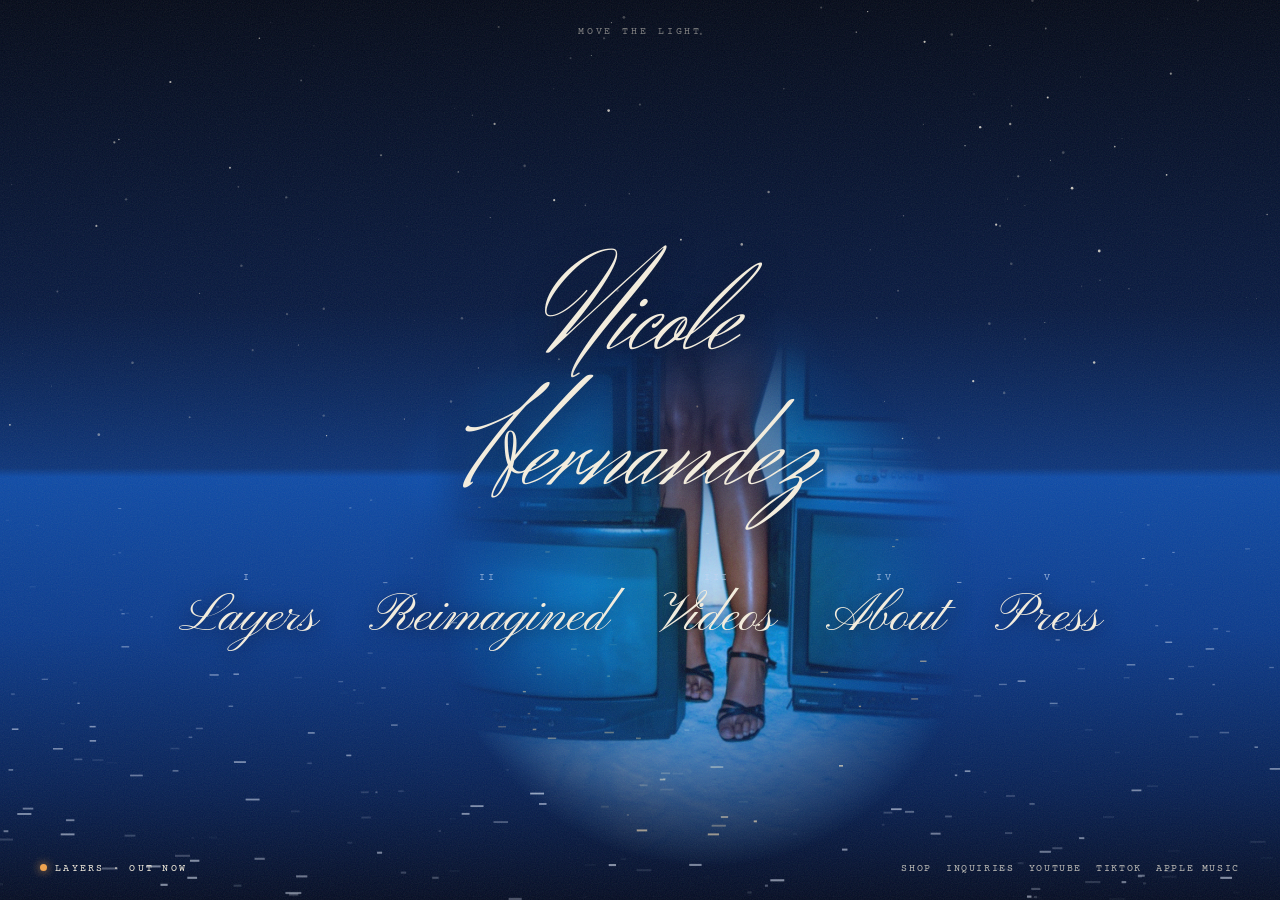
<file: index.html>
<!DOCTYPE html>
<html lang="en">
<head>
<meta charset="UTF-8" />
<meta name="viewport" content="width=device-width, initial-scale=1" />
<title>Nicole Hernandez — Singer-Songwriter &amp; Creative Entrepreneur | San Diego</title>
<meta name="description" content="Nicole Hernandez is a singer-songwriter and creative entrepreneur based in San Diego. Step into the world of her debut album Layers, her music videos, and NEXUS." />
<meta name="author" content="Nicole Hernandez" />
<meta name="robots" content="index, follow, max-image-preview:large" />
<link rel="canonical" href="https://nicolehernandez.co/" />
<link rel="icon" href="images/favicon.svg" type="image/svg+xml" />
<meta name="theme-color" content="#040c22" />
<meta property="og:type" content="profile" />
<meta property="og:site_name" content="Nicole Hernandez" />
<meta property="og:title" content="Nicole Hernandez" />
<meta property="og:description" content="Singer-songwriter based in San Diego. Debut album Layers out now." />
<meta property="og:url" content="https://nicolehernandez.co/" />
<meta property="og:image" content="https://nicolehernandez.co/images/nicole-hernandez-layers-portrait.jpg" />
<meta property="og:image:width" content="1066" />
<meta property="og:image:height" content="1600" />
<meta property="og:image:alt" content="Nicole Hernandez" />
<meta property="profile:first_name" content="Nicole" />
<meta property="profile:last_name" content="Hernandez" />
<meta name="twitter:card" content="summary_large_image" />
<meta name="twitter:image" content="https://nicolehernandez.co/images/nicole-hernandez-layers-portrait.jpg" />

<script type="application/ld+json">
{
  "@context": "https://schema.org",
  "@graph": [
    {
      "@type": "WebSite",
      "@id": "https://nicolehernandez.co/#website",
      "url": "https://nicolehernandez.co/",
      "name": "Nicole Hernandez",
      "publisher": { "@id": "https://nicolehernandez.co/#nicole" }
    },
    {
      "@type": "Person",
      "@id": "https://nicolehernandez.co/#nicole",
      "name": "Nicole Hernandez",
      "alternateName": "Nicole Hernandez Colin",
      "url": "https://nicolehernandez.co/",
      "image": "https://nicolehernandez.co/images/nicole-hernandez-layers-portrait.jpg",
      "jobTitle": "Singer-Songwriter & Creative Entrepreneur",
      "description": "San Diego singer-songwriter and creative entrepreneur. Creator of the Afro-Cuban R&B album Layers and the short film Layered Visions, and founder of NEXUS.",
      "hasOccupation": [
        { "@type": "Occupation", "name": "Singer-songwriter" },
        { "@type": "Occupation", "name": "Creative entrepreneur" }
      ],
      "homeLocation": { "@type": "Place", "name": "San Diego, California" },
      "knowsLanguage": ["English", "Spanish"],
      "founder": { "@id": "https://nicolehernandez.co/#nexus" },
      "sameAs": [
        "https://www.youtube.com/@nicolehernandezcolin",
        "https://www.tiktok.com/@nicolehernandezcolin",
        "https://music.apple.com/us/album/layers/1818138787",
        "https://soundcloud.com/nicole-hernandez-268512016",
        "https://nexusglobal.info/"
      ],
      "subjectOf": [
        { "@type": "PodcastEpisode", "name": "Nicole Hernandez's music crosses borders, languages and genres", "url": "https://www.kpbs.org/podcasts/the-finest/nicole-hernandezs-music-crosses-borders-languages-and-genres", "partOfSeries": { "@type": "PodcastSeries", "name": "The Finest", "publisher": { "@type": "Organization", "name": "KPBS" } } },
        { "@type": "NewsArticle", "headline": "10 standout San Diego artists from the 2026 NPR Tiny Desk Contest", "url": "https://www.kpbs.org/news/arts-culture/2026/05/12/10-standout-san-diego-artists-from-the-2026-npr-tiny-desk-contest", "datePublished": "2026-05-12", "publisher": { "@type": "Organization", "name": "KPBS" } }
      ]
    },
    {
      "@type": "Organization",
      "@id": "https://nicolehernandez.co/#nexus",
      "name": "NEXUS",
      "url": "https://nexusglobal.info/",
      "founder": { "@id": "https://nicolehernandez.co/#nicole" },
      "sameAs": ["https://www.instagram.com/n3xus.now/"]
    }
  ]
}
</script>

<link rel="preconnect" href="https://fonts.googleapis.com" />
<link rel="preconnect" href="https://fonts.gstatic.com" crossorigin />
<link href="https://fonts.googleapis.com/css2?family=Herr+Von+Muellerhoff&family=Pinyon+Script&family=Cormorant+Garamond:ital,wght@0,400;0,500;1,400&family=Courier+Prime&display=swap" rel="stylesheet" />
<link rel="stylesheet" href="assets/site.css" />
<style>
/* ── landing: night sea ── */
body{overflow:hidden}
.land{
  position:fixed;inset:0;overflow:hidden;
  background:linear-gradient(to bottom,#020817 0%,#06183f 34%,#0b3378 52%,#0d4aa6 53%,#0a3a8c 70%,#061f52 88%,#030b22 100%);
}
#sea{position:absolute;inset:0;width:100%;height:100%}

/* the photo hidden in the dark, revealed by the warm light */
.reveal{
  position:absolute;inset:0;pointer-events:none;
  -webkit-mask-image:radial-gradient(circle var(--r,30vmax) at var(--x,50%) var(--y,50%), #000 0%, rgba(0,0,0,.6) 34%, transparent 70%);
          mask-image:radial-gradient(circle var(--r,30vmax) at var(--x,50%) var(--y,50%), #000 0%, rgba(0,0,0,.6) 34%, transparent 70%);
}
.reveal img{position:absolute;inset:0;width:100%;height:100%;object-fit:cover;opacity:0;transition:opacity 1.1s ease;filter:saturate(1.05) contrast(1.05)}
.reveal img.on{opacity:.95}
.reveal.ghost{filter:blur(14px);opacity:.55}           /* motion-blur trail */
.reveal::after{                                          /* warm firelight tint */
  content:"";position:absolute;inset:0;mix-blend-mode:soft-light;
  background:radial-gradient(circle calc(var(--r,30vmax) * .9) at var(--x,50%) var(--y,50%), rgba(242,162,74,.75), transparent 70%);
}

/* center */
.center{
  position:relative;z-index:5;height:100%;
  display:grid;place-content:center;justify-items:center;text-align:center;padding:0 16px;
}
.center h1.hero-wm{font-size:clamp(4rem,10vw,8rem);text-shadow:0 6px 30px rgba(4,12,34,.85);animation:focus 2.2s cubic-bezier(.2,.7,.2,1) both}
@keyframes@keyframes focus{from{opacity:0;filter:blur(18px);transform:translateX(-30px) scale(1.04)}}
.center .label{margin-top:18px;animation:up 1.4s .9s both}
@keyframes up{from{opacity:0;transform:translateY(12px);filter:blur(6px)}}

.doors{display:flex;gap:clamp(18px,4vw,52px);margin-top:46px;list-style:none}
.doors li{animation:up 1.2s both}
.doors li:nth-child(1){animation-delay:1.2s}.doors li:nth-child(2){animation-delay:1.35s}
.doors li:nth-child(3){animation-delay:1.5s}.doors li:nth-child(4){animation-delay:1.65s}.doors li:nth-child(5){animation-delay:1.8s}
.doors a{display:block;text-decoration:none;text-align:center;transition:transform .5s cubic-bezier(.2,.7,.2,1)}
.doors small{display:block;font-family:var(--type);font-size:.6rem;letter-spacing:.3em;color:var(--mist);opacity:.7;margin-bottom:4px}
.doors b{display:block;font-family:var(--script);font-weight:400;font-size:clamp(2.3rem,4.6vw,3.4rem);line-height:1;text-shadow:0 2px 20px rgba(4,12,34,.9);transition:color .4s, filter .4s}
.doors a:hover{transform:translateY(-6px)}
.doors a:hover b,.doors a:focus-visible b{color:var(--amber);filter:drop-shadow(0 0 14px rgba(242,162,74,.5))}

.corner{position:absolute;z-index:6;bottom:22px;font-family:var(--type);font-size:.64rem;letter-spacing:.22em;text-transform:uppercase;animation:up 1.2s 2s both}
.corner.l{left:clamp(16px,4vw,40px);text-decoration:none}
.corner.r{right:clamp(16px,4vw,40px);display:flex;flex-wrap:wrap;justify-content:flex-end;gap:6px 14px;max-width:46vw;letter-spacing:.16em}
.corner a{text-decoration:none;opacity:.75}
.corner a:hover,.corner.l:hover{opacity:1;color:var(--amber)}
.corner .dot{display:inline-block;width:7px;height:7px;border-radius:50%;background:var(--amber);margin-right:8px;box-shadow:0 0 10px var(--amber);animation:pulse 2.4s ease-in-out infinite}
@keyframes pulse{50%{opacity:.35}}
.hint{position:absolute;z-index:6;top:24px;left:50%;transform:translateX(-50%);font-family:var(--type);font-size:.6rem;letter-spacing:.3em;text-transform:uppercase;opacity:.5;animation:up 1.2s 2.4s both}

@media (max-width:720px){
  .doors{display:grid;grid-template-columns:1fr 1fr;gap:26px 48px;margin-top:38px}
  .doors li:last-child{grid-column:1/-1}
  .corner{bottom:16px}
  .corner.r{display:none}
  .corner.l{left:0;right:0;text-align:center}
  .hint{display:none}
}
</style>
</head>
<body data-no-glow>

<main class="land" id="land">
  <canvas id="sea" aria-hidden="true"></canvas>
  <div class="reveal ghost" id="ghost" aria-hidden="true"></div>
  <div class="reveal" id="reveal" aria-hidden="true">
    <img data-key="home" class="on" src="images/nicole-hernandez-layers-tv-wide.jpg" alt="" />
    <img data-key="layers" src="images/nicole-hernandez-layers-portrait.jpg" alt="" />
    <img data-key="reimagined" src="images/nicole-hernandez-layers-tv-lean.jpg" alt="" />
    <img data-key="videos" src="images/nicole-hernandez-layers-tv-close.jpg" alt="" />
    <img data-key="about" src="images/nicole-hernandez-film-laugh.jpg" alt="" />
    <img data-key="press" src="images/nicole-hernandez-film-fountain.jpg" alt="" />
  </div>

  <p class="hint" aria-hidden="true">move the light</p>

  <div class="center">
    <h1 class="wm hero-wm"><span>Nicole</span><span>Hernandez</span></h1>
    <nav aria-label="Main">
      <ul class="doors">
        <li><a href="layers.html" data-key="layers"><small>I</small><b>Layers</b></a></li>
        <li><a href="reimagined.html" data-key="reimagined"><small>II</small><b>Reimagined</b></a></li>
        <li><a href="videos.html" data-key="videos"><small>III</small><b>Videos</b></a></li>
        <li><a href="about.html" data-key="about"><small>IV</small><b>About</b></a></li>
        <li><a href="press.html" data-key="press"><small>V</small><b>Press</b></a></li>
      </ul>
    </nav>
  </div>

  <a class="corner l" href="layers.html"><span class="dot" aria-hidden="true"></span>Layers · out now</a>
  <div class="corner r">
    <a href="shop.html">Shop</a>
    <a href="contact.html">Inquiries</a>
    <a href="https://www.youtube.com/@nicolehernandezcolin" target="_blank" rel="noopener me">YouTube</a>
    <a href="https://www.tiktok.com/@nicolehernandezcolin" target="_blank" rel="noopener me">TikTok</a>
    <a href="https://music.apple.com/us/album/layers/1818138787" target="_blank" rel="noopener">Apple Music</a>
  </div>
</main>

<script src="assets/site.js"></script>
<script>
(() => {
  const reduce = matchMedia('(prefers-reduced-motion: reduce)').matches;
  const land = document.getElementById('land');
  const reveal = document.getElementById('reveal');
  const ghost = document.getElementById('ghost');
  ghost.innerHTML = reveal.innerHTML;           // same photos, blurred, lagging behind

  // ── hovering a door shows that room's photo in the light ──
  const show = key => [reveal, ghost].forEach(layer =>
    layer.querySelectorAll('img').forEach(img => img.classList.toggle('on', img.dataset.key === key)));
  document.querySelectorAll('.doors a').forEach(a => {
    a.addEventListener('pointerenter', () => show(a.dataset.key));
    a.addEventListener('focus', () => show(a.dataset.key));
    a.addEventListener('pointerleave', () => show('home'));
    a.addEventListener('blur', () => show('home'));
  });

  // ── the light: follows the pointer, drifts on its own when idle ──
  let W, H, tx, ty, lx, ly, gx, gy, lastMove = -1e9;
  function size() { W = land.clientWidth; H = land.clientHeight; }
  size();
  tx = lx = gx = W * .5; ty = ly = gy = H * .58;
  addEventListener('pointermove', e => { tx = e.clientX; ty = e.clientY; lastMove = performance.now(); });
  addEventListener('pointerdown', e => { tx = e.clientX; ty = e.clientY; lastMove = performance.now(); });

  // ── sea glints + stars on canvas ──
  const cv = document.getElementById('sea');
  const ctx = cv.getContext('2d');
  let dpr, glints = [], stars = [];
  function fit() {
    dpr = Math.min(devicePixelRatio || 1, 2);
    cv.width = W * dpr; cv.height = H * dpr;
    ctx.setTransform(dpr, 0, 0, dpr, 0, 0);
    const horizon = H * .53;
    glints = Array.from({ length: Math.round(W * H / 1900) }, () => {
      const depth = Math.pow(Math.random(), .7);              // 0 = horizon, 1 = shore
      return {
        x: Math.random() * W,
        y: horizon + depth * (H - horizon),
        len: 2 + depth * 16 * Math.random(),
        w: .6 + depth * 1.6,
        ph: Math.random() * 6.28,
        sp: .6 + Math.random() * 2.2,
        dr: (.05 + depth * .25) * (Math.random() > .5 ? 1 : -1)
      };
    });
    stars = Array.from({ length: Math.round(W / 9) }, () => ({
      x: Math.random() * W, y: Math.random() * horizon * .92,
      r: Math.random() * 1.2 + .2, ph: Math.random() * 6.28, sp: .3 + Math.random()
    }));
  }
  fit();
  addEventListener('resize', () => { size(); fit(); });

  function frame(now) {
    const t = now / 1000;
    if (now - lastMove > 3500) {                           // idle: wander like a lantern
      tx = W * (.5 + .3 * Math.sin(t * .23));
      ty = H * (.56 + .2 * Math.sin(t * .37 + 1));
    }
    lx += (tx - lx) * .09; ly += (ty - ly) * .09;
    gx += (lx - gx) * .06; gy += (ly - gy) * .06;           // ghost lags = motion blur
    reveal.style.setProperty('--x', lx + 'px'); reveal.style.setProperty('--y', ly + 'px');
    ghost.style.setProperty('--x', gx + 'px'); ghost.style.setProperty('--y', gy + 'px');

    ctx.clearRect(0, 0, W, H);
    for (const s of stars) {
      ctx.globalAlpha = .25 + .55 * Math.pow((Math.sin(t * s.sp + s.ph) + 1) / 2, 3);
      ctx.fillStyle = '#f6efdf';
      ctx.beginPath(); ctx.arc(s.x, s.y, s.r, 0, 6.283); ctx.fill();
    }
    const R2 = Math.pow(Math.min(W, H) * .32, 2);
    for (const g of glints) {
      if (!reduce) { g.x += g.dr; if (g.x < -20) g.x = W + 20; if (g.x > W + 20) g.x = -20; }
      const d2 = (g.x - lx) ** 2 + (g.y - ly) ** 2;
      const near = Math.max(0, 1 - d2 / R2);
      const a = Math.pow((Math.sin(t * g.sp + g.ph) + 1) / 2, 6) * (.55 + near * .45);
      if (a < .02) continue;
      ctx.globalAlpha = a;
      ctx.strokeStyle = near > .25 ? '#ffd9a3' : '#e6eeff';
      ctx.lineWidth = g.w;
      ctx.beginPath(); ctx.moveTo(g.x - g.len / 2, g.y); ctx.lineTo(g.x + g.len / 2, g.y); ctx.stroke();
    }
    ctx.globalAlpha = 1;
    requestAnimationFrame(frame);
  }
  requestAnimationFrame(frame);
})();
</script>
</body>
</html>
</file>
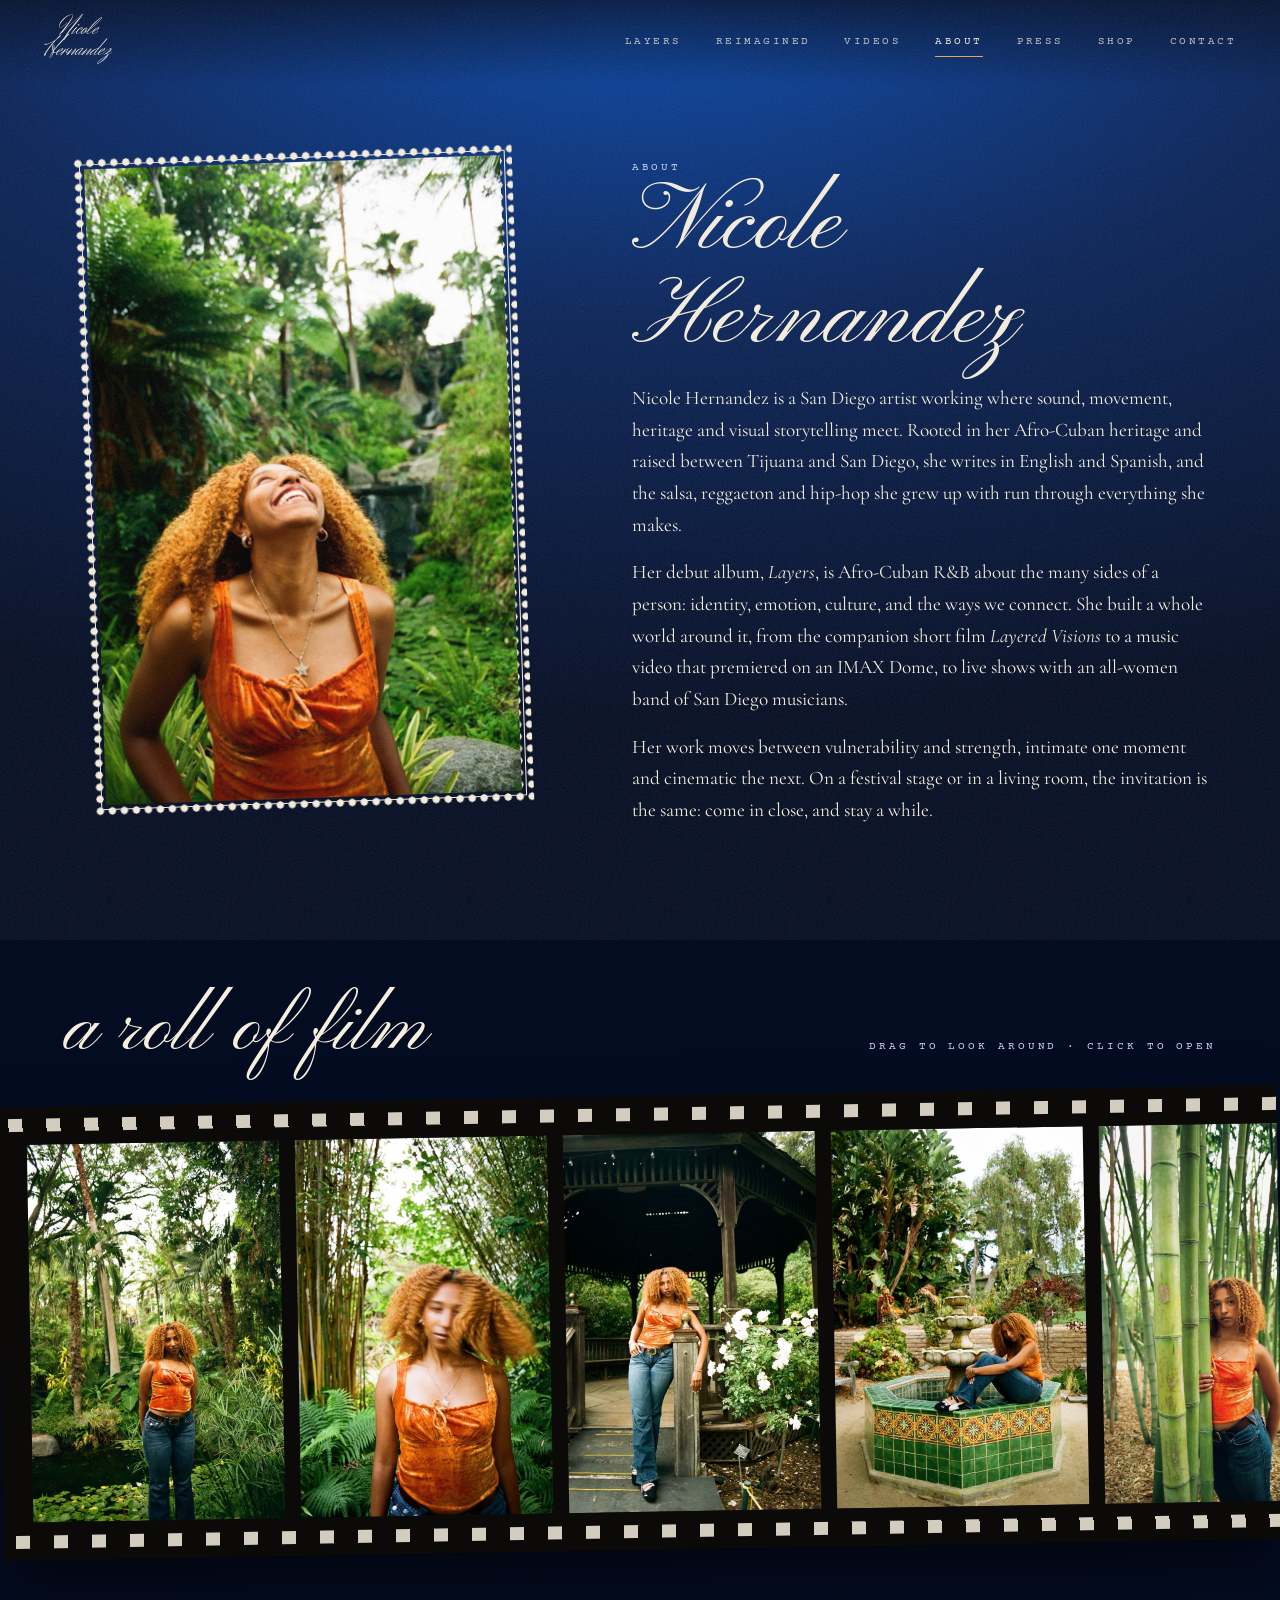
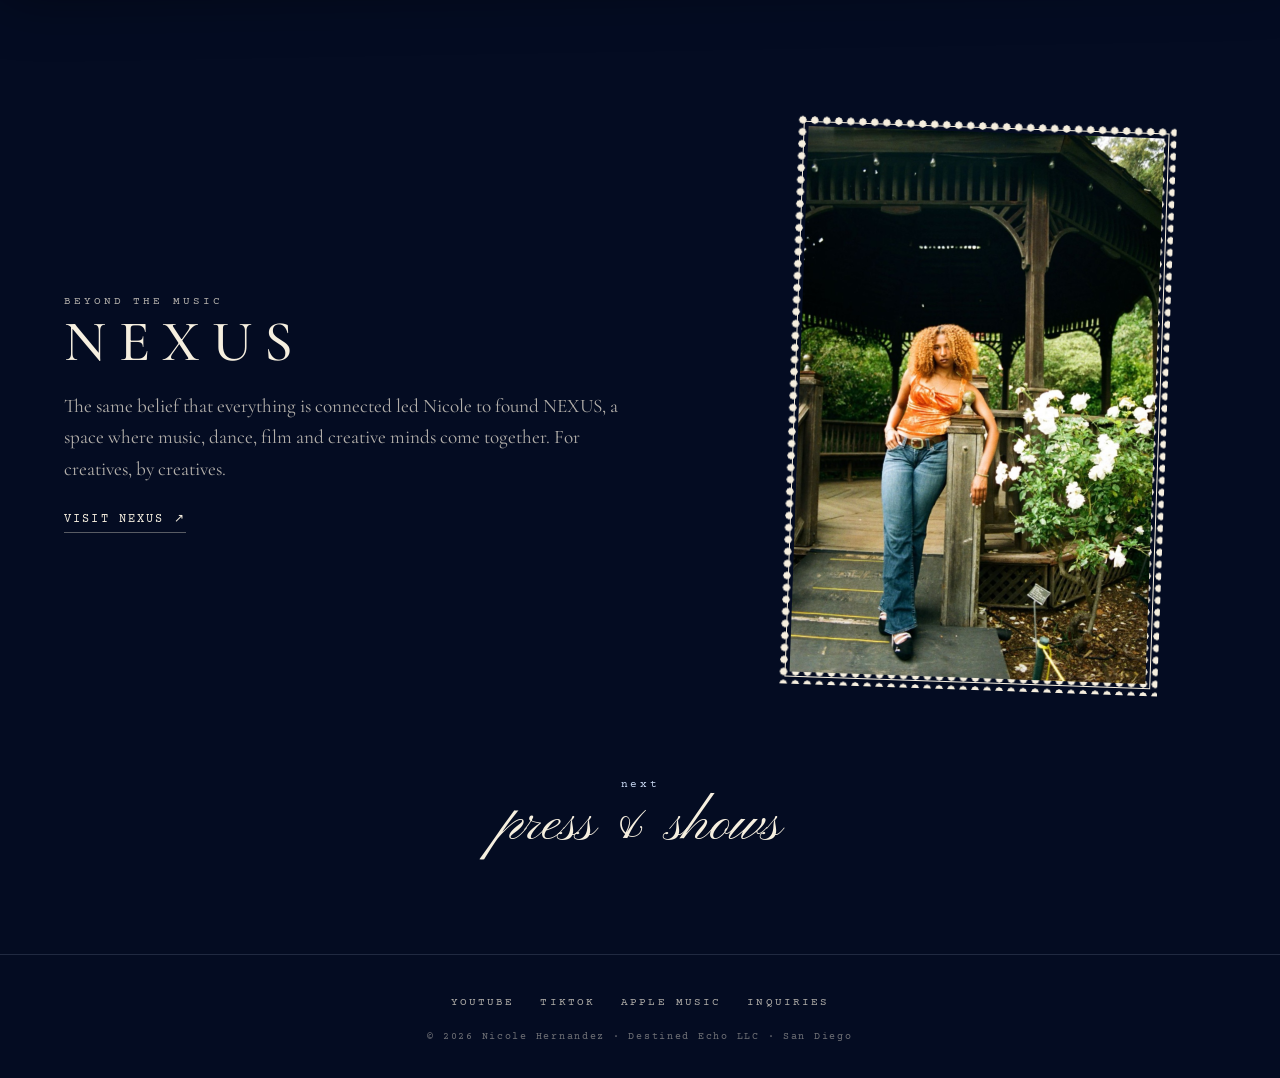
<file: about.html>
<!DOCTYPE html>
<html lang="en">
<head>
<meta charset="UTF-8" />
<meta name="viewport" content="width=device-width, initial-scale=1" />
<title>About Nicole Hernandez — Singer-Songwriter &amp; Founder of NEXUS</title>
<meta name="description" content="Nicole Hernandez is a San Diego artist working across sound, movement, heritage and visual storytelling. Her debut Afro-Cuban R&amp;B album Layers, the short film Layered Visions, and NEXUS." />
<link rel="canonical" href="https://nicolehernandez.co/about.html" />
<link rel="icon" href="images/favicon.svg" type="image/svg+xml" />
<meta name="theme-color" content="#040c22" />
<meta property="og:type" content="profile" />
<meta property="og:site_name" content="Nicole Hernandez" />
<meta property="og:title" content="About Nicole Hernandez" />
<meta property="og:url" content="https://nicolehernandez.co/about.html" />
<meta property="og:image" content="https://nicolehernandez.co/images/nicole-hernandez-film-laugh.jpg" />
<meta name="twitter:card" content="summary_large_image" />

<script type="application/ld+json">
{
  "@context": "https://schema.org",
  "@type": "ProfilePage",
  "url": "https://nicolehernandez.co/about.html",
  "name": "About Nicole Hernandez",
  "mainEntity": {
    "@type": "Person",
    "@id": "https://nicolehernandez.co/#nicole",
    "name": "Nicole Hernandez",
    "alternateName": "Nicole Hernandez Colin",
    "url": "https://nicolehernandez.co/",
    "image": [
      "https://nicolehernandez.co/images/nicole-hernandez-layers-portrait.jpg",
      "https://nicolehernandez.co/images/nicole-hernandez-film-laugh.jpg"
    ],
    "jobTitle": "Singer-Songwriter & Creative Entrepreneur",
    "description": "Nicole Hernandez is a San Diego singer-songwriter and multidisciplinary artist rooted in her Afro-Cuban heritage. Creator of the Afro-Cuban R&B album Layers and the short film Layered Visions, and founder of NEXUS.",
    "hasOccupation": [
      { "@type": "Occupation", "name": "Singer-songwriter" },
      { "@type": "Occupation", "name": "Creative entrepreneur" }
    ],
    "homeLocation": { "@type": "Place", "name": "San Diego, California" },
    "knowsLanguage": ["English", "Spanish"],
    "founder": { "@type": "Organization", "name": "NEXUS", "url": "https://nexusglobal.info/" },
    "sameAs": [
      "https://www.youtube.com/@nicolehernandezcolin",
      "https://www.tiktok.com/@nicolehernandezcolin",
      "https://music.apple.com/us/album/layers/1818138787",
      "https://soundcloud.com/nicole-hernandez-268512016",
      "https://nexusglobal.info/"
    ],
    "subjectOf": [
      { "@type": "PodcastEpisode", "name": "Nicole Hernandez's music crosses borders, languages and genres", "datePublished": "2026-09-17", "url": "https://www.kpbs.org/podcasts/the-finest/nicole-hernandezs-music-crosses-borders-languages-and-genres" },
      { "@type": "NewsArticle", "headline": "10 standout San Diego artists from the 2026 NPR Tiny Desk Contest", "datePublished": "2026-05-12", "url": "https://www.kpbs.org/news/arts-culture/2026/05/12/10-standout-san-diego-artists-from-the-2026-npr-tiny-desk-contest" }
    ]
  }
}
</script>

<link rel="preconnect" href="https://fonts.googleapis.com" />
<link rel="preconnect" href="https://fonts.gstatic.com" crossorigin />
<link href="https://fonts.googleapis.com/css2?family=Herr+Von+Muellerhoff&family=Pinyon+Script&family=Cormorant+Garamond:ital,wght@0,400;0,500;1,400&family=Courier+Prime&display=swap" rel="stylesheet" />
<link rel="stylesheet" href="assets/site.css" />
<style>
.intro{display:grid;grid-template-columns:minmax(0,.9fr) minmax(0,1.1fr);gap:clamp(40px,7vw,100px);align-items:center;min-height:calc(100vh - 180px)}
.intro .lace{aspect-ratio:2/3;max-width:440px;width:100%;justify-self:center;transform:rotate(-2deg);transition:transform .8s cubic-bezier(.2,.8,.2,1)}
.intro .lace:hover{transform:rotate(0) scale(1.01)}
.intro h1{font-size:clamp(3.4rem,7.4vw,6.2rem)}
.intro p{margin-top:16px;max-width:31em}
.intro p:first-of-type{margin-top:26px}

/* the film roll */
.roll-head{display:flex;justify-content:space-between;align-items:baseline;gap:20px;margin:clamp(90px,12vw,150px) 0 26px;flex-wrap:wrap}
.roll{
  position:relative;margin:0 calc(-1 * clamp(16px,5vw,64px));
  background:#0b0a08;padding:38px 0;cursor:grab;
  transform:rotate(-1deg);box-shadow:0 30px 60px rgba(0,0,0,.5);
}
.roll:active{cursor:grabbing}
.roll::before,.roll::after{
  content:"";position:absolute;left:0;right:0;height:13px;z-index:2;pointer-events:none;
  background:repeating-linear-gradient(90deg,transparent 0 12px,rgba(246,239,223,.85) 12px 26px,transparent 26px 38px);
}
.roll::before{top:12px}.roll::after{bottom:12px}
.track{display:flex;gap:16px;overflow-x:auto;padding:0 30px;scrollbar-width:none;scroll-behavior:auto}
.track::-webkit-scrollbar{display:none}
.frame{flex:0 0 auto;position:relative;border:0;padding:0;background:none;cursor:inherit}
.frame img{height:clamp(260px,42vh,420px);width:auto;aspect-ratio:2/3;object-fit:cover;filter:saturate(.95);transition:filter .5s, transform .5s;pointer-events:none}
.frame:hover img,.frame:focus-visible img{filter:saturate(1.15) brightness(1.05)}
.frame span{position:absolute;left:4px;bottom:-26px;font-family:var(--type);font-size:.6rem;letter-spacing:.12em;color:var(--amber)}

/* nexus */
.caps-title{font-family:var(--serif);font-weight:500;font-size:clamp(2.4rem,6vw,3.6rem);letter-spacing:.22em;line-height:1.1}
.nexus{display:grid;grid-template-columns:minmax(0,1.1fr) minmax(0,.9fr);gap:clamp(40px,7vw,100px);align-items:center;margin-top:clamp(110px,14vw,170px)}
.nexus .lace{aspect-ratio:2/3;max-width:380px;width:100%;justify-self:center;transform:rotate(2deg)}
.nexus p{margin-top:16px;max-width:30em;color:var(--cream-dim)}
.nexus .textlink{display:inline-block;margin-top:24px}

@media (max-width:860px){
  .intro,.nexus{grid-template-columns:1fr;min-height:0}
  .nexus .lace{order:-1}
}
</style>
</head>
<body>

<header class="bar">
  <a class="home" href="index.html" aria-label="Nicole Hernandez, home"><span class="wm"><span>Nicole</span><span>Hernandez</span></span></a>
  <nav aria-label="Main">
    <a href="layers.html">Layers</a>
    <a href="reimagined.html">Reimagined</a>
    <a href="videos.html">Videos</a>
    <a href="about.html" aria-current="page">About</a>
    <a href="press.html">Press</a>
    <a href="shop.html">Shop</a>
    <a href="contact.html">Contact</a>
  </nav>
</header>

<main class="page">
  <section class="intro">
    <div class="lace rv"><img src="images/nicole-hernandez-film-laugh.jpg" alt="Nicole Hernandez laughing in a garden, shot on film" width="1061" height="1600" /></div>
    <div class="rv">
      <p class="label">About</p>
      <h1 class="script">Nicole Hernandez</h1>
      <p>Nicole Hernandez is a San Diego artist working where sound, movement, heritage and visual storytelling meet. Rooted in her Afro-Cuban heritage and raised between Tijuana and San Diego, she writes in English and Spanish, and the salsa, reggaeton and hip-hop she grew up with run through everything she makes.</p>
      <p>Her debut album, <em>Layers</em>, is Afro-Cuban R&amp;B about the many sides of a person: identity, emotion, culture, and the ways we connect. She built a whole world around it, from the companion short film <em>Layered Visions</em> to a music video that premiered on an IMAX Dome, to live shows with an all-women band of San Diego musicians.</p>
      <p>Her work moves between vulnerability and strength, intimate one moment and cinematic the next. On a festival stage or in a living room, the invitation is the same: come in close, and stay a while.</p>
    </div>
  </section>

  <div class="roll-head rv">
    <h2 class="script">a roll of film</h2>
    <p class="label">drag to look around · click to open</p>
  </div>
  <div class="roll rv" id="roll">
    <div class="track" id="track">
      <button class="frame" data-src="images/nicole-hernandez-film-garden.jpg"><img src="images/nicole-hernandez-film-garden.jpg" alt="Nicole Hernandez in an orange top among palms and a lily pond" loading="lazy" width="1061" height="1600" /><span>14 ▸</span></button>
      <button class="frame" data-src="images/nicole-hernandez-film-hair.jpg"><img src="images/nicole-hernandez-film-hair.jpg" alt="Nicole Hernandez mid hair-flip in a bamboo grove" loading="lazy" width="1061" height="1600" /><span>15 ▸</span></button>
      <button class="frame" data-src="images/nicole-hernandez-film-gazebo.jpg"><img src="images/nicole-hernandez-film-gazebo.jpg" alt="Nicole Hernandez leaning on a wooden gazebo beside white roses" loading="lazy" width="1061" height="1600" /><span>16 ▸</span></button>
      <button class="frame" data-src="images/nicole-hernandez-film-fountain.jpg"><img src="images/nicole-hernandez-film-fountain.jpg" alt="Nicole Hernandez sitting on a green tiled fountain" loading="lazy" width="1061" height="1600" /><span>17 ▸</span></button>
      <button class="frame" data-src="images/nicole-hernandez-film-bamboo.jpg"><img src="images/nicole-hernandez-film-bamboo.jpg" alt="Nicole Hernandez standing between tall bamboo stalks" loading="lazy" width="1061" height="1600" /><span>18 ▸</span></button>
      <button class="frame" data-src="images/nicole-hernandez-film-laugh.jpg"><img src="images/nicole-hernandez-film-laugh.jpg" alt="Nicole Hernandez laughing up at the sky" loading="lazy" width="1061" height="1600" /><span>19 ▸</span></button>
    </div>
  </div>

  <section class="nexus">
    <div class="rv">
      <p class="label">Beyond the music</p>
      <h2 class="caps-title">NEXUS</h2>
      <p>The same belief that everything is connected led Nicole to found NEXUS, a space where music, dance, film and creative minds come together. For creatives, by creatives.</p>
      <a class="textlink" href="https://nexusglobal.info/" target="_blank" rel="noopener">Visit NEXUS ↗</a>
    </div>
    <div class="lace rv"><img src="images/nicole-hernandez-film-gazebo.jpg" alt="" loading="lazy" width="1061" height="1600" /></div>
  </section>

  <div class="next"><a href="press.html"><span>next</span>press &amp; shows</a></div>
</main>

<footer class="foot">
  <a href="https://www.youtube.com/@nicolehernandezcolin" target="_blank" rel="noopener me">YouTube</a>
  <a href="https://www.tiktok.com/@nicolehernandezcolin" target="_blank" rel="noopener me">TikTok</a>
  <a href="https://music.apple.com/us/album/layers/1818138787" target="_blank" rel="noopener">Apple Music</a>
  <a href="contact.html">Inquiries</a>
  <small>© 2026 Nicole Hernandez · Destined Echo LLC · San Diego</small>
</footer>

<script src="assets/site.js"></script>
<script>
(() => {
  // drag the film roll with a mouse (touch scrolls natively), with a little glide
  const track = document.getElementById('track');
  let down = false, sx = 0, sl = 0, v = 0, last = 0, moved = false;
  track.addEventListener('pointerdown', e => {
    if (e.pointerType !== 'mouse') return;
    down = true; moved = false; sx = last = e.clientX; sl = track.scrollLeft; v = 0;
  });
  addEventListener('pointermove', e => {
    if (!down) return;
    if (Math.abs(e.clientX - sx) > 4) moved = true;
    v = e.clientX - last; last = e.clientX;
    track.scrollLeft = sl - (e.clientX - sx);
  });
  addEventListener('pointerup', () => {
    if (!down) return;
    down = false;
    (function glide() { if (Math.abs(v) < .5) return; track.scrollLeft -= v; v *= .93; requestAnimationFrame(glide); })();
  });
  track.querySelectorAll('.frame').forEach(f => f.addEventListener('click', e => {
    if (moved) { e.preventDefault(); return; }
    NH.openPhoto(f.dataset.src, f.querySelector('img').alt, f);
  }));
  // vertical wheel scrolls the roll sideways while hovering it
  track.addEventListener('wheel', e => {
    if (Math.abs(e.deltaY) < Math.abs(e.deltaX)) return;
    const max = track.scrollWidth - track.clientWidth;
    if ((e.deltaY > 0 && track.scrollLeft < max) || (e.deltaY < 0 && track.scrollLeft > 0)) {
      e.preventDefault(); track.scrollLeft += e.deltaY;
    }
  }, { passive: false });
})();
</script>
</body>
</html>
</file>
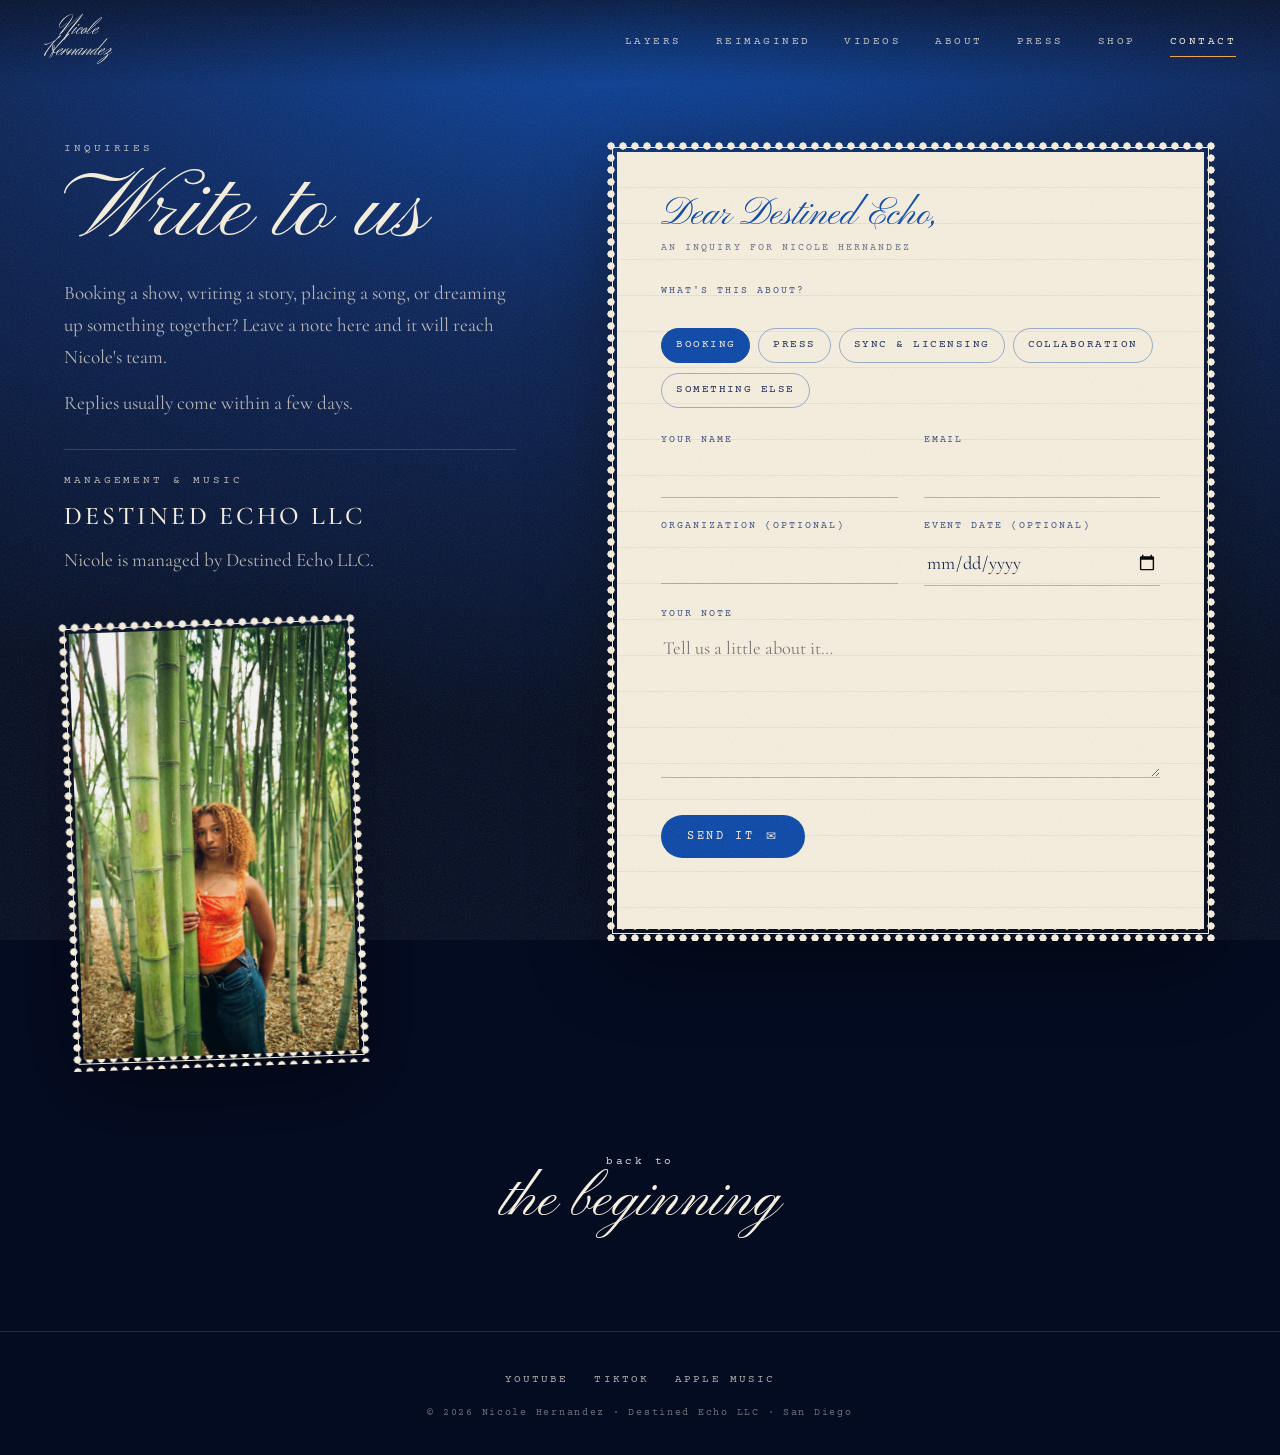
<file: contact.html>
<!DOCTYPE html>
<html lang="en">
<head>
<meta charset="UTF-8" />
<meta name="viewport" content="width=device-width, initial-scale=1" />
<title>Inquiries — Nicole Hernandez | Managed by Destined Echo LLC</title>
<meta name="description" content="Booking, press, licensing and collaboration inquiries for Nicole Hernandez. Nicole is managed by Destined Echo LLC." />
<link rel="canonical" href="https://nicolehernandez.co/contact.html" />
<link rel="icon" href="images/favicon.svg" type="image/svg+xml" />
<meta name="theme-color" content="#040c22" />
<meta property="og:type" content="website" />
<meta property="og:site_name" content="Nicole Hernandez" />
<meta property="og:title" content="Inquiries — Nicole Hernandez" />
<meta property="og:url" content="https://nicolehernandez.co/contact.html" />
<meta property="og:image" content="https://nicolehernandez.co/images/nicole-hernandez-film-bamboo.jpg" />
<meta name="twitter:card" content="summary_large_image" />

<script type="application/ld+json">
{
  "@context": "https://schema.org",
  "@type": "ContactPage",
  "url": "https://nicolehernandez.co/contact.html",
  "name": "Inquiries — Nicole Hernandez",
  "mainEntity": {
    "@type": "Person",
    "@id": "https://nicolehernandez.co/#nicole",
    "name": "Nicole Hernandez",
    "contactPoint": {
      "@type": "ContactPoint",
      "contactType": "Management",
      "name": "Destined Echo LLC",
      "url": "https://nicolehernandez.co/contact.html",
      "availableLanguage": ["English", "Spanish"]
    }
  }
}
</script>

<link rel="preconnect" href="https://fonts.googleapis.com" />
<link rel="preconnect" href="https://fonts.gstatic.com" crossorigin />
<link href="https://fonts.googleapis.com/css2?family=Herr+Von+Muellerhoff&family=Pinyon+Script&family=Cormorant+Garamond:ital,wght@0,400;0,500;1,400&family=Courier+Prime&display=swap" rel="stylesheet" />
<link rel="stylesheet" href="assets/site.css" />
<style>
.inq{display:grid;grid-template-columns:minmax(0,.85fr) minmax(0,1.15fr);gap:clamp(40px,7vw,100px);align-items:start;padding-top:20px}
.side h1{font-size:clamp(3.6rem,8vw,6rem);margin:6px 0 18px}
.side p{color:var(--cream-dim);max-width:26em}
.side p + p{margin-top:14px}
.side .lace{aspect-ratio:2/3;max-width:300px;margin-top:40px;transform:rotate(-2deg)}
.mgmt{margin-top:30px;padding-top:22px;border-top:1px solid rgba(200,215,242,.2);max-width:26em}
.mgmt b{display:block;font-family:var(--serif);font-weight:500;font-size:1.6rem;letter-spacing:.12em;text-transform:uppercase;margin-top:4px}

/* the letter: cream paper inside a lace frame, flips to a sealed envelope when sent */
.letter-wrap{perspective:1800px}
.letter{position:relative;transform-style:preserve-3d;transition:transform 1s cubic-bezier(.3,.7,.2,1)}
.letter.sent{transform:rotateY(180deg)}
.face{backface-visibility:hidden;-webkit-backface-visibility:hidden}
.paper{
  position:relative;padding:clamp(26px,4vw,44px);color:#1a2b55;
  background:#f6efdf;
  background-image:repeating-linear-gradient(transparent 0 35px, rgba(10,71,168,.08) 35px 36px);
}
.paper .to{font-family:var(--script);font-size:2.4rem;line-height:1;color:var(--cobalt)}
.paper .sub{font-family:var(--type);font-size:.64rem;letter-spacing:.2em;text-transform:uppercase;opacity:.65;margin:6px 0 26px}
.field{display:block;margin-bottom:20px}
.field span{display:block;font-family:var(--type);font-size:.62rem;letter-spacing:.2em;text-transform:uppercase;color:#3b4f80;margin-bottom:6px}
.field input,.field select,.field textarea{
  width:100%;font:inherit;font-size:1.15rem;color:#14224a;background:transparent;
  border:0;border-bottom:1px solid rgba(10,71,168,.35);padding:6px 2px;border-radius:0;outline:none;transition:border-color .3s;
}
.field textarea{min-height:150px;resize:vertical;line-height:1.55}
.field select{appearance:none;-webkit-appearance:none;cursor:pointer;
  background:url("data:image/svg+xml,%3Csvg xmlns='http://www.w3.org/2000/svg' width='12' height='8'%3E%3Cpath d='M1 1l5 5 5-5' fill='none' stroke='%230a47a8' stroke-width='1.5'/%3E%3C/svg%3E") right 4px center no-repeat}
.field input:focus,.field select:focus,.field textarea:focus{border-color:var(--cobalt)}
.row2{display:grid;grid-template-columns:1fr 1fr;gap:0 26px}
.chips{display:flex;flex-wrap:wrap;gap:8px;margin-bottom:24px}
.chips label{cursor:pointer}
.chips input{position:absolute;opacity:0;pointer-events:none}
.chips span{display:inline-block;font-family:var(--type);font-size:.66rem;letter-spacing:.14em;text-transform:uppercase;padding:8px 14px;border:1px solid rgba(10,71,168,.4);border-radius:999px;color:#1a2b55;transition:background .25s,color .25s}
.chips input:checked + span{background:var(--cobalt);color:var(--cream);border-color:var(--cobalt)}
.chips input:focus-visible + span{outline:2px solid var(--amber);outline-offset:2px}
.date-field{display:none}
.date-field.on{display:block}
.hp{position:absolute;left:-9999px}
.send{
  display:inline-flex;align-items:center;gap:12px;margin-top:6px;cursor:pointer;
  font-family:var(--type);font-size:.74rem;letter-spacing:.22em;text-transform:uppercase;
  background:var(--cobalt);color:var(--cream);border:0;border-radius:999px;padding:14px 26px;transition:background .3s, transform .3s;
}
.send:hover{background:var(--night);transform:translateY(-2px)}
.send[disabled]{opacity:.6;cursor:wait}
.status{font-family:var(--type);font-size:.7rem;letter-spacing:.12em;margin-top:14px;min-height:1.2em;color:#a2361f}

.envelope{
  position:absolute;inset:0;transform:rotateY(180deg);display:grid;place-items:center;text-align:center;
  background:linear-gradient(160deg,#0d4aa6,#0a2357);color:var(--cream);padding:40px;
}
.seal{width:96px;height:96px;border-radius:50%;margin:0 auto 22px;display:grid;place-items:center;
  background:radial-gradient(circle at 35% 30%,#ffbe7a,var(--amber) 55%,#b8661e);box-shadow:0 6px 18px rgba(0,0,0,.4);
  font-family:var(--script);font-size:2.6rem;color:#5a2b07}
.envelope h2{font-size:clamp(2.6rem,6vw,3.6rem)}
.envelope p{color:var(--cream-dim);margin-top:10px}
.envelope button{margin-top:24px;background:none;border:0;color:var(--cream);cursor:pointer}

@media (max-width:860px){
  .inq{grid-template-columns:1fr}
  .side{text-align:center}
  .side p,.mgmt{margin-left:auto;margin-right:auto}
  .side .lace{display:none}
  .row2{grid-template-columns:1fr}
}
</style>
</head>
<body>

<header class="bar">
  <a class="home" href="index.html" aria-label="Nicole Hernandez, home"><span class="wm"><span>Nicole</span><span>Hernandez</span></span></a>
  <nav aria-label="Main">
    <a href="layers.html">Layers</a>
    <a href="reimagined.html">Reimagined</a>
    <a href="videos.html">Videos</a>
    <a href="about.html">About</a>
    <a href="press.html">Press</a>
    <a href="shop.html">Shop</a>
    <a href="contact.html" aria-current="page">Contact</a>
  </nav>
</header>

<main class="page">
  <section class="inq">
    <div class="side rv">
      <p class="label">Inquiries</p>
      <h1 class="script">Write to us</h1>
      <p>Booking a show, writing a story, placing a song, or dreaming up something together? Leave a note here and it will reach Nicole's team.</p>
      <p>Replies usually come within a few days.</p>
      <div class="mgmt">
        <p class="label">Management &amp; music</p>
        <b>Destined Echo LLC</b>
        <p style="margin-top:8px">Nicole is managed by Destined Echo LLC.</p>
      </div>
      <div class="lace"><img src="images/nicole-hernandez-film-bamboo.jpg" alt="" loading="lazy" width="1061" height="1600" /></div>
    </div>

    <div class="letter-wrap rv">
      <div class="letter" id="letter">
        <form class="face lace" id="form" novalidate>
          <div class="paper">
            <p class="to">Dear Destined Echo,</p>
            <p class="sub">An inquiry for Nicole Hernandez</p>

            <fieldset style="border:0">
              <legend class="field"><span>What's this about?</span></legend>
              <div class="chips">
                <label><input type="radio" name="inquiry_type" value="Booking" checked /><span>Booking</span></label>
                <label><input type="radio" name="inquiry_type" value="Press & interviews" /><span>Press</span></label>
                <label><input type="radio" name="inquiry_type" value="Sync & licensing" /><span>Sync &amp; licensing</span></label>
                <label><input type="radio" name="inquiry_type" value="Collaboration" /><span>Collaboration</span></label>
                <label><input type="radio" name="inquiry_type" value="Something else" /><span>Something else</span></label>
              </div>
            </fieldset>

            <div class="row2">
              <label class="field"><span>Your name</span><input name="name" autocomplete="name" required /></label>
              <label class="field"><span>Email</span><input type="email" name="email" autocomplete="email" required /></label>
            </div>
            <div class="row2">
              <label class="field"><span>Organization (optional)</span><input name="organization" autocomplete="organization" /></label>
              <label class="field date-field on" id="dateField"><span>Event date (optional)</span><input type="date" name="event_date" /></label>
            </div>
            <label class="field"><span>Your note</span><textarea name="message" required placeholder="Tell us a little about it…"></textarea></label>
            <input class="hp" type="checkbox" name="botcheck" tabindex="-1" autocomplete="off" aria-hidden="true" />

            <button class="send" type="submit" id="send">Send it <span aria-hidden="true">✉</span></button>
            <p class="status" id="status" role="status"></p>
          </div>
        </form>

        <div class="face envelope" aria-live="polite">
          <div>
            <div class="seal" aria-hidden="true">N</div>
            <h2 class="script">Sent, thank you</h2>
            <p>Your note is on its way to Destined Echo LLC.<br>We'll be in touch soon.</p>
            <button class="textlink" id="again">Write another</button>
          </div>
        </div>
      </div>
    </div>
  </section>

  <div class="next"><a href="index.html"><span>back to</span>the beginning</a></div>
</main>

<footer class="foot">
  <a href="https://www.youtube.com/@nicolehernandezcolin" target="_blank" rel="noopener me">YouTube</a>
  <a href="https://www.tiktok.com/@nicolehernandezcolin" target="_blank" rel="noopener me">TikTok</a>
  <a href="https://music.apple.com/us/album/layers/1818138787" target="_blank" rel="noopener">Apple Music</a>
  <small>© 2026 Nicole Hernandez · Destined Echo LLC · San Diego</small>
</footer>

<script src="assets/site.js"></script>
<script>
(() => {
  // ── Where inquiries go ──────────────────────────────────────────
  // Paste the Web3Forms access key made with Destined Echo's email
  // (get one free at https://web3forms.com). Submissions are emailed
  // to that address; the address itself never appears on the site.
  const WEB3FORMS_KEY = window.NH_FORM_KEY;   // set once in assets/site.js
  // ────────────────────────────────────────────────────────────────

  const form = document.getElementById('form');
  const letter = document.getElementById('letter');
  const status = document.getElementById('status');
  const send = document.getElementById('send');
  const dateField = document.getElementById('dateField');

  // only ask for an event date when it's a booking
  form.addEventListener('change', e => {
    if (e.target.name === 'inquiry_type') dateField.classList.toggle('on', e.target.value === 'Booking');
  });

  form.addEventListener('submit', async e => {
    e.preventDefault();
    status.textContent = '';
    if (!form.checkValidity()) {
      const bad = form.querySelector(':invalid');
      status.textContent = bad.type === 'email' ? 'Please add a valid email so we can write back.' : 'Please fill in your name, email and a short note.';
      bad.focus();
      return;
    }
    if (WEB3FORMS_KEY.startsWith('PASTE')) {
      status.textContent = 'The inquiry form is almost ready. Please check back soon.';
      return;
    }
    const data = Object.fromEntries(new FormData(form));
    const payload = {
      access_key: WEB3FORMS_KEY,
      subject: `${data.inquiry_type} inquiry for Nicole Hernandez — ${data.name}`,
      from_name: 'nicolehernandez.co',
      replyto: data.email,
      ...data
    };
    send.disabled = true;
    send.firstChild.textContent = 'Sending ';
    try {
      const res = await fetch('https://api.web3forms.com/submit', {
        method: 'POST',
        headers: { 'Content-Type': 'application/json', Accept: 'application/json' },
        body: JSON.stringify(payload)
      });
      const out = await res.json();
      if (!out.success) throw new Error(out.message);
      letter.classList.add('sent');
      form.reset();
      dateField.classList.add('on');
    } catch (err) {
      status.textContent = 'Something went wrong sending that. Please try again in a moment.';
    } finally {
      send.disabled = false;
      send.firstChild.textContent = 'Send it ';
    }
  });

  document.getElementById('again').addEventListener('click', () => letter.classList.remove('sent'));
})();
</script>
</body>
</html>
</file>
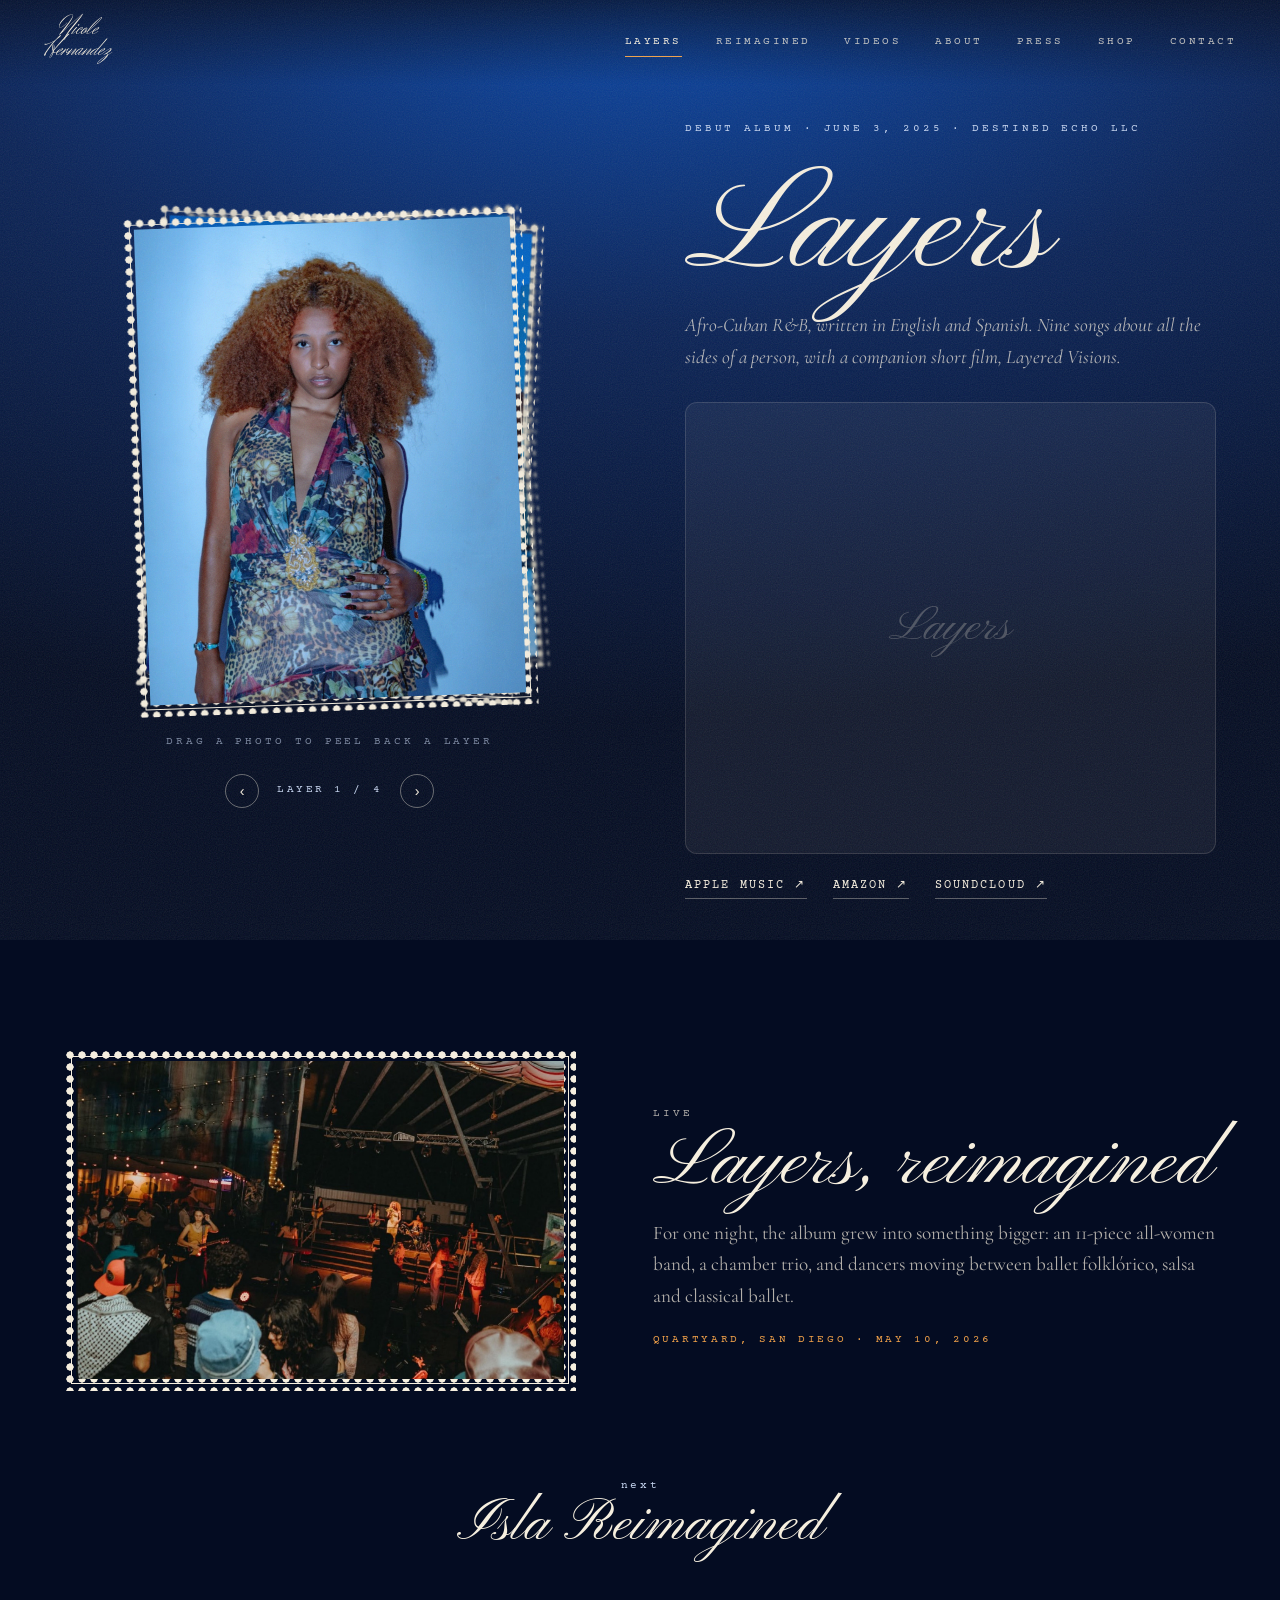
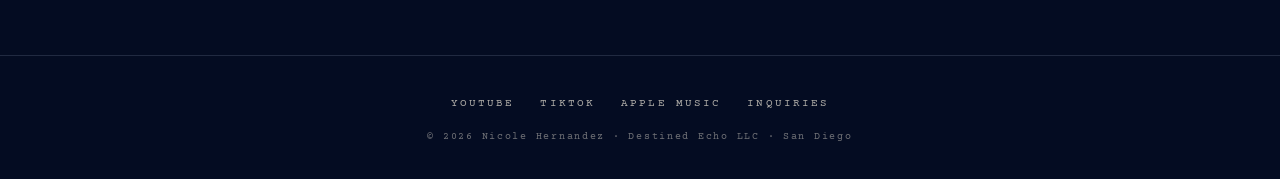
<file: layers.html>
<!DOCTYPE html>
<html lang="en">
<head>
<meta charset="UTF-8" />
<meta name="viewport" content="width=device-width, initial-scale=1" />
<title>Layers — the Debut Album by Nicole Hernandez</title>
<meta name="description" content="Layers is the debut album by San Diego singer-songwriter Nicole Hernandez. Nine songs in English and Spanish, out June 3, 2025. Listen on Apple Music." />
<link rel="canonical" href="https://nicolehernandez.co/layers.html" />
<link rel="icon" href="images/favicon.svg" type="image/svg+xml" />
<meta name="theme-color" content="#040c22" />
<meta property="og:type" content="music.album" />
<meta property="og:site_name" content="Nicole Hernandez" />
<meta property="og:title" content="Layers — Nicole Hernandez" />
<meta property="og:description" content="The debut album. Nine songs in English and Spanish." />
<meta property="og:url" content="https://nicolehernandez.co/layers.html" />
<meta property="og:image" content="https://nicolehernandez.co/images/nicole-hernandez-layers-tv-lean.jpg" />
<meta name="twitter:card" content="summary_large_image" />

<script type="application/ld+json">
{
  "@context": "https://schema.org",
  "@type": "MusicAlbum",
  "name": "Layers",
  "url": "https://nicolehernandez.co/layers.html",
  "image": "https://nicolehernandez.co/images/nicole-hernandez-layers-tv-lean.jpg",
  "byArtist": { "@type": "Person", "@id": "https://nicolehernandez.co/#nicole", "name": "Nicole Hernandez" },
  "datePublished": "2025-06-03",
  "genre": ["R&B", "Soul", "Latin"],
  "numTracks": 9,
  "albumProductionType": "https://schema.org/StudioAlbum",
  "recordLabel": { "@type": "Organization", "name": "Destined Echo LLC" },
  "sameAs": ["https://music.apple.com/us/album/layers/1818138787", "https://www.amazon.com/Layers-Explicit-Nicole-Hernandez/dp/B0FBMJG1MQ"]
}
</script>

<link rel="preconnect" href="https://fonts.googleapis.com" />
<link rel="preconnect" href="https://fonts.gstatic.com" crossorigin />
<link href="https://fonts.googleapis.com/css2?family=Herr+Von+Muellerhoff&family=Pinyon+Script&family=Cormorant+Garamond:ital,wght@0,400;0,500;1,400&family=Courier+Prime&display=swap" rel="stylesheet" />
<link rel="stylesheet" href="assets/site.css" />
<style>
.album{display:grid;grid-template-columns:minmax(0,1fr) minmax(0,1fr);gap:clamp(40px,7vw,100px);align-items:center;min-height:calc(100vh - 180px)}

/* the deck: peel back a layer */
.deck-wrap{display:grid;justify-items:center;gap:22px}
.deck{position:relative;width:min(400px,78vw);aspect-ratio:4/5;touch-action:none;user-select:none}
.card{
  position:absolute;inset:0;cursor:grab;
  transition:transform .7s cubic-bezier(.2,.8,.2,1), opacity .5s, filter .5s;
}
.card:active{cursor:grabbing}
.card.dragging{transition:none}
.card img{pointer-events:none;-webkit-user-drag:none}
.deck-meta{display:flex;align-items:center;gap:18px;font-family:var(--type);font-size:.66rem;letter-spacing:.24em;text-transform:uppercase;color:var(--mist)}
.deck-meta button{background:none;border:1px solid rgba(246,239,223,.4);color:var(--cream);border-radius:999px;width:34px;height:34px;cursor:pointer;font-size:.9rem;transition:background .3s,color .3s}
.deck-meta button:hover{background:var(--cream);color:var(--night)}

.info h1{margin-bottom:6px}
.info .label{margin-bottom:22px}
.info .lede{margin-bottom:28px}
.player{position:relative;border-radius:12px;overflow:hidden;background:rgba(246,239,223,.06);border:1px solid rgba(246,239,223,.14)}
.player::before{content:"Layers";position:absolute;inset:0;display:grid;place-items:center;font-family:var(--script);font-size:3rem;opacity:.25}
.player iframe{position:relative;display:block;width:100%;height:450px;border:0;background:transparent}
.listen{display:flex;flex-wrap:wrap;gap:12px 26px;margin-top:22px}

/* Layers, reimagined */
.reimagined{display:grid;grid-template-columns:minmax(0,1fr) minmax(0,1.1fr);gap:clamp(30px,6vw,80px);align-items:center;margin-top:clamp(90px,12vw,150px)}
.reimagined .lace{aspect-ratio:3/2}
.reimagined p{color:var(--cream-dim);margin-top:14px;max-width:30em}
.reimagined time{display:block;font-family:var(--type);font-size:.7rem;letter-spacing:.24em;text-transform:uppercase;color:var(--amber);margin-top:18px}

@media (max-width:860px){
  .album,.reimagined{grid-template-columns:1fr}
  .album{min-height:0}
  .info{text-align:center}
  .info .lede{margin-left:auto;margin-right:auto}
  .listen{justify-content:center}
}
</style>
</head>
<body>

<header class="bar">
  <a class="home" href="index.html" aria-label="Nicole Hernandez, home"><span class="wm"><span>Nicole</span><span>Hernandez</span></span></a>
  <nav aria-label="Main">
    <a href="layers.html" aria-current="page">Layers</a>
    <a href="reimagined.html">Reimagined</a>
    <a href="videos.html">Videos</a>
    <a href="about.html">About</a>
    <a href="press.html">Press</a>
    <a href="shop.html">Shop</a>
    <a href="contact.html">Contact</a>
  </nav>
</header>

<main class="page">
  <section class="album">
    <div class="deck-wrap rv">
      <div class="deck" id="deck" aria-roledescription="photo stack">
        <div class="card lace"><img src="images/nicole-hernandez-layers-portrait.jpg" alt="Nicole Hernandez in a leopard and floral halter dress against a blue wall" width="1066" height="1600" /></div>
        <div class="card lace"><img src="images/nicole-hernandez-layers-tv-close.jpg" alt="Nicole Hernandez sitting beside a stack of vintage TVs in blue light" width="1600" height="1066" /></div>
        <div class="card lace"><img src="images/nicole-hernandez-layers-tv-wide.jpg" alt="Nicole Hernandez leaning over a wall of vintage televisions" width="1600" height="1066" /></div>
        <div class="card lace"><img src="images/nicole-hernandez-layers-tv-lean.jpg" alt="Nicole Hernandez resting on a wood-grain TV for the Layers album" width="1600" height="1066" /></div>
      </div>
      <p class="label" style="opacity:.6">drag a photo to peel back a layer</p>
      <div class="deck-meta">
        <button id="back" aria-label="Previous layer">‹</button>
        <span id="count">Layer 1 / 4</span>
        <button id="peel" aria-label="Peel back a layer">›</button>
      </div>
    </div>

    <div class="info rv">
      <p class="label">Debut album · June 3, 2025 · Destined Echo LLC</p>
      <h1 class="script">Layers</h1>
      <p class="lede">Afro-Cuban R&amp;B, written in English and Spanish. Nine songs about all the sides of a person, with a companion short film, <em>Layered Visions</em>.</p>
      <div class="player">
        <iframe title="Layers by Nicole Hernandez on Apple Music" loading="lazy"
          allow="autoplay *; encrypted-media *; fullscreen *; clipboard-write"
          sandbox="allow-forms allow-popups allow-same-origin allow-scripts allow-storage-access-by-user-activation allow-top-navigation-by-user-activation"
          src="https://embed.music.apple.com/us/album/layers/1818138787"></iframe>
      </div>
      <div class="listen">
        <a class="textlink" href="https://music.apple.com/us/album/layers/1818138787" target="_blank" rel="noopener">Apple Music ↗</a>
        <a class="textlink" href="https://www.amazon.com/Layers-Explicit-Nicole-Hernandez/dp/B0FBMJG1MQ" target="_blank" rel="noopener">Amazon ↗</a>
        <a class="textlink" href="https://soundcloud.com/nicole-hernandez-268512016" target="_blank" rel="noopener">SoundCloud ↗</a>
      </div>
    </div>
  </section>

  <section class="reimagined">
    <div class="lace rv"><img src="images/nicole-hernandez-layers-reimagined-quartyard.jpg" alt="Nicole Hernandez performing Layers Reimagined live at Quartyard in San Diego with an all-women band and string players" loading="lazy" width="1600" height="1065" /></div>
    <div class="rv">
      <p class="label">Live</p>
      <h2 class="script">Layers, reimagined</h2>
      <p>For one night, the album grew into something bigger: an 11-piece all-women band, a chamber trio, and dancers moving between ballet folklórico, salsa and classical ballet.</p>
      <time datetime="2026-05-10">Quartyard, San Diego · May 10, 2026</time>
    </div>
  </section>

  <div class="next"><a href="reimagined.html"><span>next</span>Isla Reimagined</a></div>
</main>

<footer class="foot">
  <a href="https://www.youtube.com/@nicolehernandezcolin" target="_blank" rel="noopener me">YouTube</a>
  <a href="https://www.tiktok.com/@nicolehernandezcolin" target="_blank" rel="noopener me">TikTok</a>
  <a href="https://music.apple.com/us/album/layers/1818138787" target="_blank" rel="noopener">Apple Music</a>
  <a href="contact.html">Inquiries</a>
  <small>© 2026 Nicole Hernandez · Destined Echo LLC · San Diego</small>
</footer>

<script src="assets/site.js"></script>
<script>
(() => {
  const deck = document.getElementById('deck');
  const count = document.getElementById('count');
  let cards = [...deck.querySelectorAll('.card')];   // cards[0] is on top
  const total = cards.length;
  let shown = 1;
  const tilt = [-2, 3, -4, 2];

  function layout() {
    cards.forEach((c, i) => {
      c.style.zIndex = total - i;
      c.style.transform = `translate(${i * 9}px, ${i * -7}px) rotate(${tilt[i % 4]}deg) scale(${1 - i * .035})`;
      c.style.filter = i ? `brightness(${1 - i * .12}) blur(${i * .6}px)` : 'none';
    });
    count.textContent = `Layer ${shown} / ${total}`;
  }
  layout();

  function peel(dir = 1) {
    const top = cards[0];
    top.style.transform = `translate(${dir * 120}%, -8%) rotate(${dir * 24}deg)`;
    top.style.opacity = '0';
    setTimeout(() => {
      cards.push(cards.shift());
      top.classList.add('dragging');
      top.style.opacity = '1';
      layout();
      requestAnimationFrame(() => top.classList.remove('dragging'));
    }, 420);
    shown = shown % total + 1;
  }
  function unpeel() {
    cards.unshift(cards.pop());
    shown = (shown + total - 2) % total + 1;
    layout();
  }

  // drag the top card away
  let sx = 0, sy = 0, dx = 0, dy = 0, dragging = false;
  deck.addEventListener('pointerdown', e => {
    if (e.target.closest('.card') !== cards[0]) return;
    dragging = true; sx = e.clientX; sy = e.clientY; dx = dy = 0;
    cards[0].classList.add('dragging');
    deck.setPointerCapture(e.pointerId);
  });
  deck.addEventListener('pointermove', e => {
    if (!dragging) return;
    dx = e.clientX - sx; dy = e.clientY - sy;
    cards[0].style.transform = `translate(${dx}px, ${dy}px) rotate(${dx / 14}deg)`;
  });
  const end = () => {
    if (!dragging) return;
    dragging = false;
    cards[0].classList.remove('dragging');
    if (Math.abs(dx) > 90) peel(Math.sign(dx));
    else if (Math.abs(dx) < 5 && Math.abs(dy) < 5) peel(1);   // a tap peels too
    else layout();
  };
  deck.addEventListener('pointerup', end);
  deck.addEventListener('pointercancel', end);

  document.getElementById('peel').addEventListener('click', () => peel(1));
  document.getElementById('back').addEventListener('click', unpeel);
  deck.tabIndex = 0;
  deck.addEventListener('keydown', e => {
    if (e.key === 'ArrowRight') peel(1);
    if (e.key === 'ArrowLeft') unpeel();
  });
})();
</script>
</body>
</html>
</file>
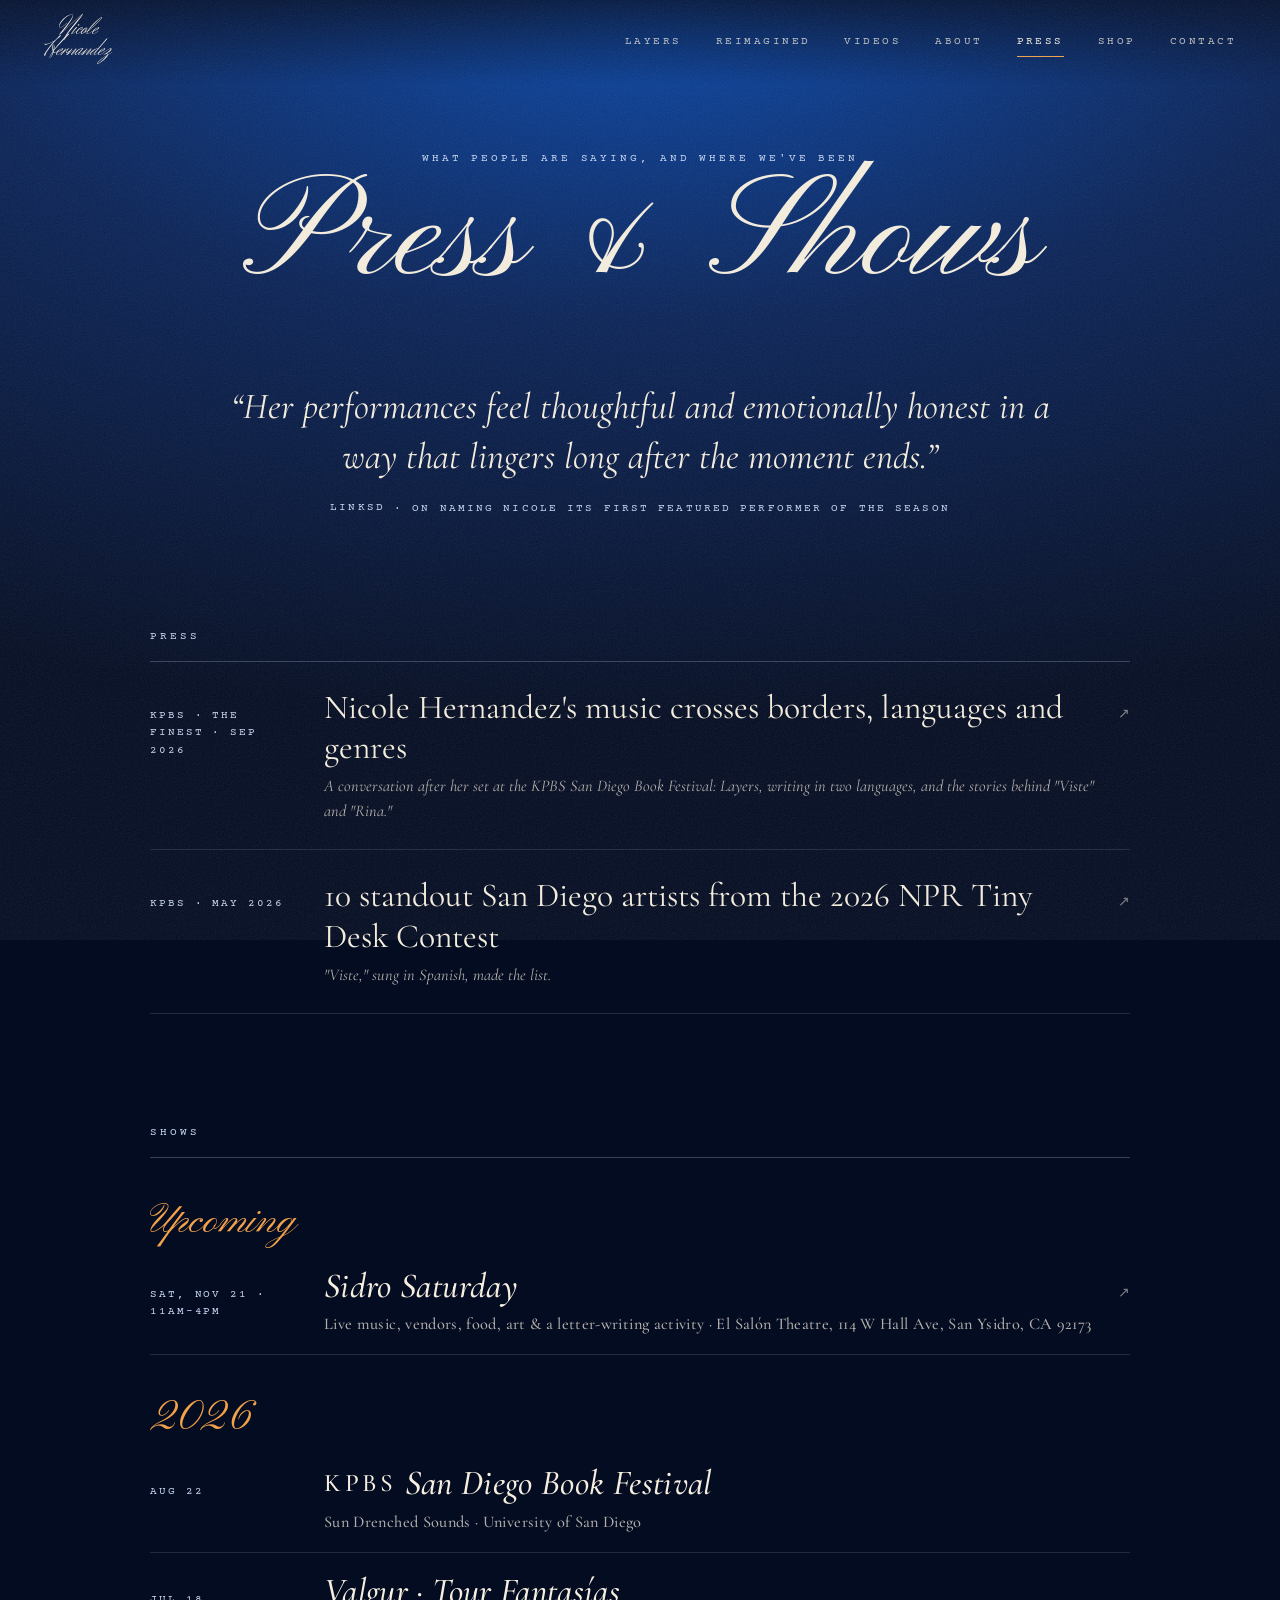
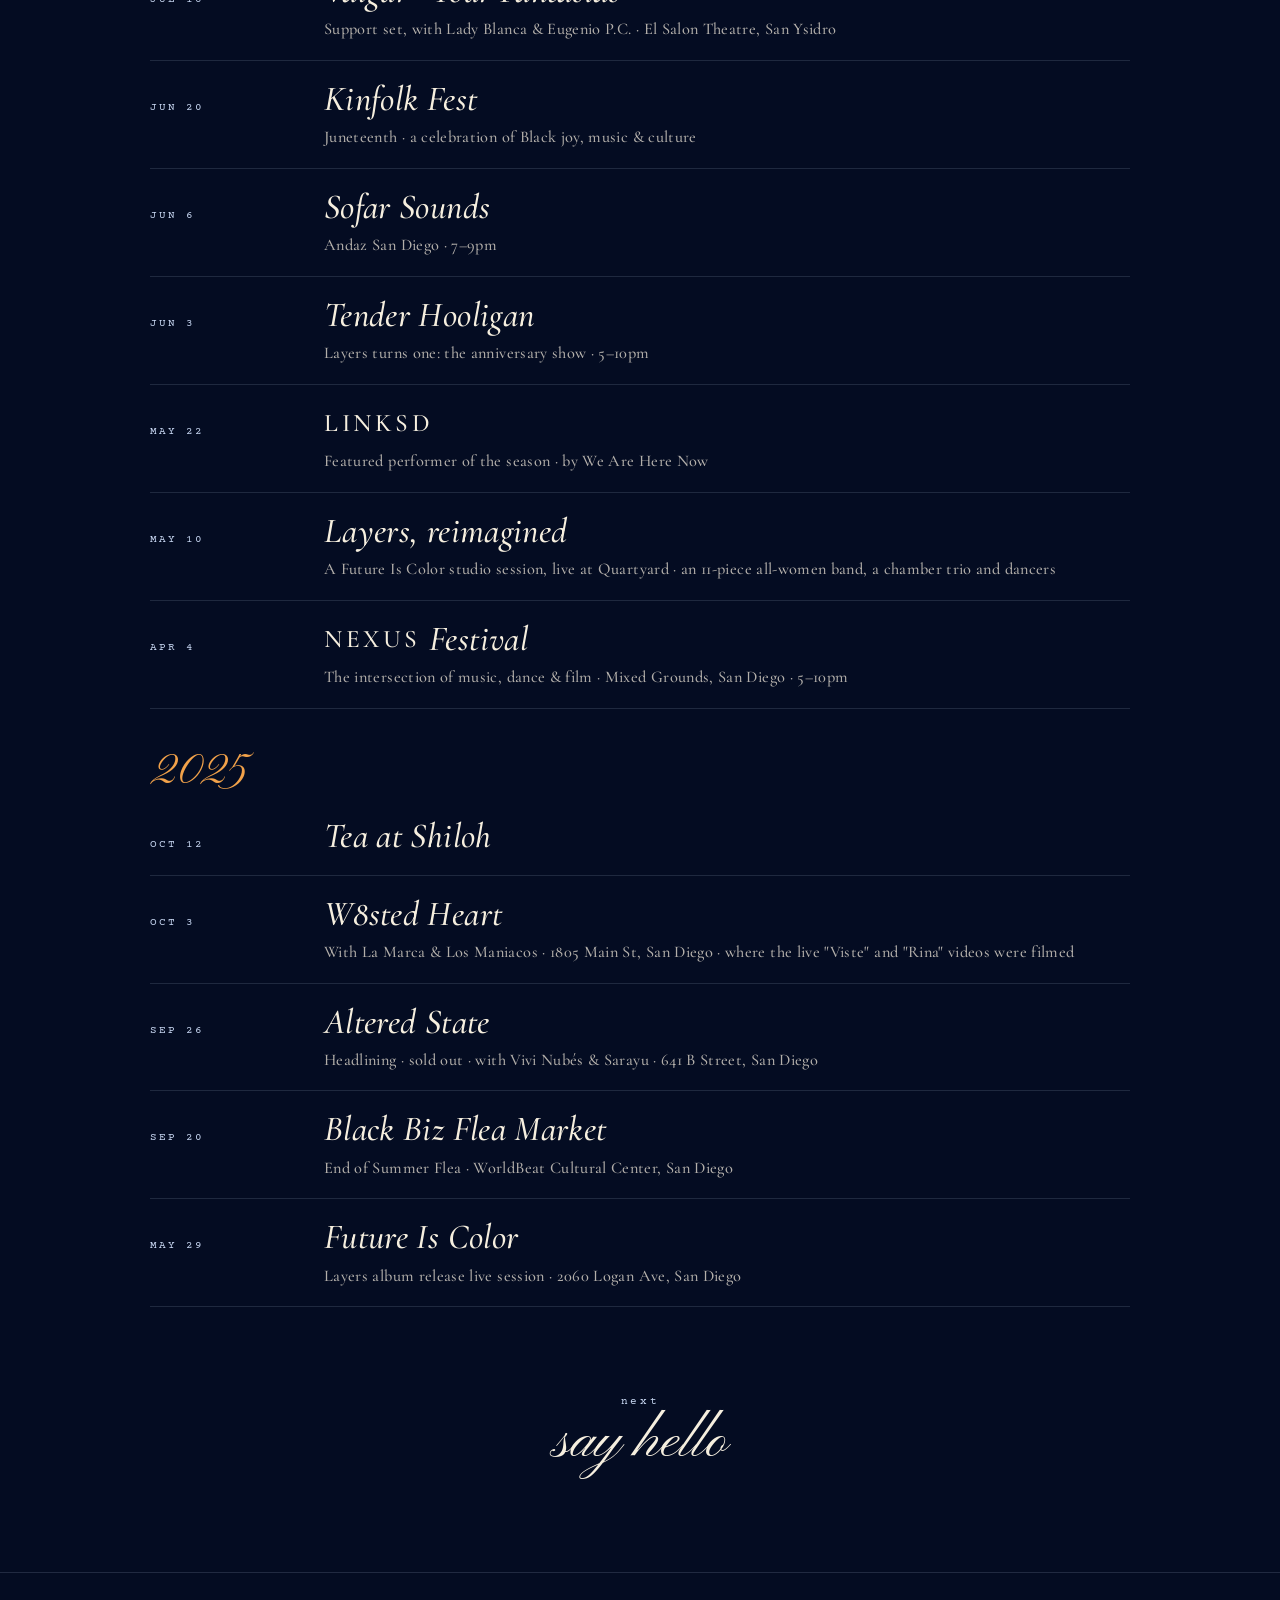
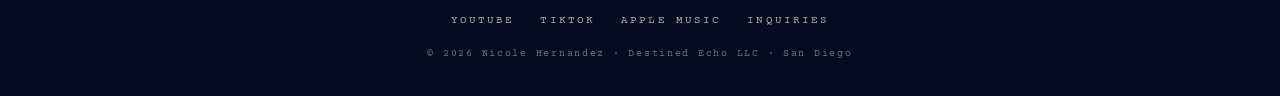
<file: press.html>
<!DOCTYPE html>
<html lang="en">
<head>
<meta charset="UTF-8" />
<meta name="viewport" content="width=device-width, initial-scale=1" />
<title>Press &amp; Shows — Nicole Hernandez</title>
<meta name="description" content="Nicole Hernandez on KPBS: featured on The Finest and named a standout San Diego artist in the 2026 NPR Tiny Desk Contest. Plus her shows, from Sofar Sounds and Kinfolk Festival to a sold-out headline night at Altered State." />
<link rel="canonical" href="https://nicolehernandez.co/press.html" />
<link rel="icon" href="images/favicon.svg" type="image/svg+xml" />
<meta name="theme-color" content="#040c22" />
<meta property="og:type" content="website" />
<meta property="og:site_name" content="Nicole Hernandez" />
<meta property="og:title" content="Press & Shows — Nicole Hernandez" />
<meta property="og:url" content="https://nicolehernandez.co/press.html" />
<meta property="og:image" content="https://nicolehernandez.co/images/nicole-hernandez-film-fountain.jpg" />
<meta name="twitter:card" content="summary_large_image" />

<script type="application/ld+json">
{
  "@context": "https://schema.org",
  "@graph": [
    { "@type": "MusicEvent", "name": "Sidro Saturday", "startDate": "2026-11-21T11:00:00-08:00", "endDate": "2026-11-21T16:00:00-08:00", "eventStatus": "https://schema.org/EventScheduled", "eventAttendanceMode": "https://schema.org/OfflineEventAttendanceMode", "location": { "@type": "Place", "name": "El Salon Theatre", "address": { "@type": "PostalAddress", "streetAddress": "114 W Hall Ave", "addressLocality": "San Ysidro", "addressRegion": "CA", "postalCode": "92173", "addressCountry": "US" } }, "performer": { "@type": "Person", "@id": "https://nicolehernandez.co/#nicole", "name": "Nicole Hernandez" } },
    { "@type": "MusicEvent", "name": "Tea at Shiloh", "startDate": "2025-10-12", "location": { "@type": "Place", "name": "Tea at Shiloh" }, "performer": { "@id": "https://nicolehernandez.co/#nicole" } },
    { "@type": "MusicEvent", "name": "Black Biz Flea Market: End of Summer Flea", "startDate": "2025-09-20T12:00:00-07:00", "endDate": "2025-09-20T18:00:00-07:00", "location": { "@type": "Place", "name": "WorldBeat Cultural Center", "address": { "@type": "PostalAddress", "streetAddress": "2100 Park Blvd", "addressLocality": "San Diego", "addressRegion": "CA", "addressCountry": "US" } }, "performer": { "@id": "https://nicolehernandez.co/#nicole" } },
    { "@type": "MusicEvent", "name": "Nicole Hernandez at Altered State (headlining, sold out) with Vivi Nubés and Sarayu", "startDate": "2025-09-26T18:30:00-07:00", "location": { "@type": "Place", "name": "Altered State", "address": { "@type": "PostalAddress", "streetAddress": "641 B Street", "addressLocality": "San Diego", "addressRegion": "CA", "addressCountry": "US" } }, "performer": { "@id": "https://nicolehernandez.co/#nicole" } },
    { "@type": "MusicEvent", "name": "KPBS San Diego Book Festival: Sun Drenched Sounds", "startDate": "2026-08-22", "location": { "@type": "Place", "name": "University of San Diego", "address": { "@type": "PostalAddress", "addressLocality": "San Diego", "addressRegion": "CA", "addressCountry": "US" } }, "performer": { "@id": "https://nicolehernandez.co/#nicole" } },
    { "@type": "MusicEvent", "name": "Valgur: Tour Fantasías, with support from Nicole Hernandez, Lady Blanca and Eugenio P.C.", "startDate": "2026-07-18", "location": { "@type": "Place", "name": "El Salon Theatre", "address": { "@type": "PostalAddress", "streetAddress": "114 W Hall Ave", "addressLocality": "San Ysidro", "addressRegion": "CA", "postalCode": "92173", "addressCountry": "US" } }, "performer": { "@id": "https://nicolehernandez.co/#nicole" } },
    { "@type": "MusicEvent", "name": "Kinfolk Festival", "startDate": "2026-06-20", "location": { "@type": "Place", "name": "Kinfolk Festival" }, "performer": { "@id": "https://nicolehernandez.co/#nicole" } },
    { "@type": "MusicEvent", "name": "Nicole Hernandez x Sofar Sounds", "startDate": "2026-06-06T19:00:00-07:00", "endDate": "2026-06-06T21:00:00-07:00", "location": { "@type": "Place", "name": "Andaz San Diego", "address": { "@type": "PostalAddress", "addressLocality": "San Diego", "addressRegion": "CA", "addressCountry": "US" } }, "performer": { "@id": "https://nicolehernandez.co/#nicole" } },
    { "@type": "MusicEvent", "name": "Layers One-Year Anniversary", "startDate": "2026-06-03T17:00:00-07:00", "endDate": "2026-06-03T22:00:00-07:00", "location": { "@type": "Place", "name": "Tender Hooligan" }, "performer": { "@id": "https://nicolehernandez.co/#nicole" } },
    { "@type": "MusicEvent", "name": "LINKSD Featured Performer: Nicole Hernandez", "startDate": "2026-05-22", "location": { "@type": "Place", "name": "LINKSD by We Are Here Now" }, "performer": { "@id": "https://nicolehernandez.co/#nicole" } },
    { "@type": "MusicEvent", "name": "Layers Reimagined", "startDate": "2026-05-10T19:00:00-07:00", "endDate": "2026-05-10T21:00:00-07:00", "location": { "@type": "Place", "name": "Quartyard", "address": { "@type": "PostalAddress", "streetAddress": "1301 Market St.", "addressLocality": "San Diego", "addressRegion": "CA", "addressCountry": "US" } }, "performer": { "@id": "https://nicolehernandez.co/#nicole" }, "isAccessibleForFree": true },
    { "@type": "MusicEvent", "name": "NEXUS Festival: the intersection of music, dance & film", "startDate": "2026-04-04T17:00:00-07:00", "endDate": "2026-04-04T22:00:00-07:00", "location": { "@type": "Place", "name": "Mixed Grounds", "address": { "@type": "PostalAddress", "streetAddress": "4555 30th St", "addressLocality": "San Diego", "addressRegion": "CA", "addressCountry": "US" } }, "performer": { "@id": "https://nicolehernandez.co/#nicole" } },
    { "@type": "MusicEvent", "name": "Nicole Hernandez & Her Band at W8sted Heart, with La Marca and Los Maniacos", "startDate": "2025-10-03T19:00:00-07:00", "endDate": "2025-10-03T19:45:00-07:00", "isAccessibleForFree": true, "location": { "@type": "Place", "name": "W8sted Heart", "address": { "@type": "PostalAddress", "streetAddress": "1805 Main Street", "postalCode": "92113", "addressLocality": "San Diego", "addressRegion": "CA", "addressCountry": "US" } }, "performer": { "@id": "https://nicolehernandez.co/#nicole" } },
    { "@type": "MusicEvent", "name": "Layers Album Release Live Session", "startDate": "2025-05-29T19:00:00-07:00", "location": { "@type": "Place", "name": "Future Is Color", "address": { "@type": "PostalAddress", "streetAddress": "2060 Logan Ave", "addressLocality": "San Diego", "addressRegion": "CA", "addressCountry": "US" } }, "performer": { "@id": "https://nicolehernandez.co/#nicole" } },
    {
      "@type": "Person",
      "@id": "https://nicolehernandez.co/#nicole",
      "name": "Nicole Hernandez",
      "subjectOf": [
        { "@type": "PodcastEpisode", "name": "Nicole Hernandez's music crosses borders, languages and genres", "url": "https://www.kpbs.org/podcasts/the-finest/nicole-hernandezs-music-crosses-borders-languages-and-genres" },
        { "@type": "NewsArticle", "headline": "10 standout San Diego artists from the 2026 NPR Tiny Desk Contest", "url": "https://www.kpbs.org/news/arts-culture/2026/05/12/10-standout-san-diego-artists-from-the-2026-npr-tiny-desk-contest", "datePublished": "2026-05-12" }
      ]
    }
  ]
}
</script>

<link rel="preconnect" href="https://fonts.googleapis.com" />
<link rel="preconnect" href="https://fonts.gstatic.com" crossorigin />
<link href="https://fonts.googleapis.com/css2?family=Herr+Von+Muellerhoff&family=Pinyon+Script&family=Cormorant+Garamond:ital,wght@0,400;0,500;1,400&family=Courier+Prime&display=swap" rel="stylesheet" />
<link rel="stylesheet" href="assets/site.css" />
<style>
.top{text-align:center;margin:30px 0 70px}
.list{max-width:980px;margin:0 auto}
.list h2{font-family:var(--type);font-weight:400;font-size:.7rem;letter-spacing:.26em;text-transform:uppercase;color:var(--mist);padding-bottom:14px;border-bottom:1px solid rgba(200,215,242,.25)}
.row{
  display:grid;grid-template-columns:150px minmax(0,1fr) auto;gap:24px;align-items:baseline;
  padding:26px 0;border-bottom:1px solid rgba(200,215,242,.14);text-decoration:none;
  transition:padding .45s cubic-bezier(.2,.8,.2,1), color .3s;
}
.row .src{font-family:var(--type);font-size:.66rem;letter-spacing:.18em;text-transform:uppercase;color:var(--mist)}
.row .t{font-size:clamp(1.4rem,3vw,2.1rem);line-height:1.2}
.row .t small{display:block;font-size:1.02rem;font-style:italic;color:var(--cream-dim);margin-top:6px;line-height:1.5}
.row .arrow{font-family:var(--type);font-size:.9rem;opacity:.5;transition:transform .4s, opacity .3s}
a.row:hover{padding-left:14px;color:var(--amber)}
a.row:hover .arrow{transform:translateX(6px);opacity:1}
.shows{margin-top:110px}
.shows .row .t{font-family:var(--serif);font-style:italic;font-weight:500;font-size:clamp(1.6rem,3.2vw,2.2rem);line-height:1.15;letter-spacing:.01em}
.shows .row .t small{font-style:normal}
.shows .row .t .caps{font-style:normal;font-size:.72em;letter-spacing:.14em}
.shows .row .t small{font-family:var(--serif)}
.shows .row:hover{color:var(--amber)}
.caps{font-family:var(--serif);font-weight:500;font-size:.62em;letter-spacing:.16em;vertical-align:.1em}
.shows .row{padding:18px 0}
.year{font-family:var(--script);font-size:2.6rem;line-height:1;color:var(--amber);margin:44px 0 4px}
.quote{max-width:820px;margin:0 auto 110px;text-align:center}
.quote blockquote{font-style:italic;font-size:clamp(1.5rem,3.4vw,2.3rem);line-height:1.35}
.quote figcaption{margin-top:18px;font-family:var(--type);font-size:.66rem;letter-spacing:.2em;text-transform:uppercase;color:var(--mist)}
.quote figcaption .caps{font-size:1em;letter-spacing:.2em;font-family:var(--type);font-weight:400}

/* floating photo that follows the cursor over a row */
.peek{
  position:fixed;left:0;top:0;width:220px;aspect-ratio:2/3;z-index:40;pointer-events:none;
  opacity:0;transition:opacity .35s;
}
.peek.on{opacity:1}
.peek img{position:absolute;inset:12px;width:calc(100% - 24px);height:calc(100% - 24px);object-fit:cover;opacity:0;transition:opacity .35s}
.peek img.on{opacity:1}

@media (max-width:720px){
  .row{grid-template-columns:1fr;gap:6px}
  .row .arrow{display:none}
  .peek{display:none}
}
</style>
</head>
<body>

<header class="bar">
  <a class="home" href="index.html" aria-label="Nicole Hernandez, home"><span class="wm"><span>Nicole</span><span>Hernandez</span></span></a>
  <nav aria-label="Main">
    <a href="layers.html">Layers</a>
    <a href="reimagined.html">Reimagined</a>
    <a href="videos.html">Videos</a>
    <a href="about.html">About</a>
    <a href="press.html" aria-current="page">Press</a>
    <a href="shop.html">Shop</a>
    <a href="contact.html">Contact</a>
  </nav>
</header>

<main class="page">
  <div class="top rv">
    <p class="label">What people are saying, and where we've been</p>
    <h1 class="script">Press &amp; Shows</h1>
  </div>

  <figure class="quote rv">
    <blockquote>“Her performances feel thoughtful and emotionally honest in a way that lingers long after the moment ends.”</blockquote>
    <figcaption><span class="caps">LINKSD</span> · on naming Nicole its first Featured Performer of the season</figcaption>
  </figure>

  <section class="list rv" aria-labelledby="press-h">
    <h2 id="press-h">Press</h2>
    <a class="row" data-peek="images/press-kpbs-the-finest.jpg" href="https://www.kpbs.org/podcasts/the-finest/nicole-hernandezs-music-crosses-borders-languages-and-genres" target="_blank" rel="noopener">
      <span class="src">KPBS · The Finest · Sep 2026</span>
      <span class="t">Nicole Hernandez's music crosses borders, languages and genres<small>A conversation after her set at the KPBS San Diego Book Festival: <em>Layers</em>, writing in two languages, and the stories behind "Viste" and "Rina."</small></span>
      <span class="arrow" aria-hidden="true">↗</span>
    </a>
    <a class="row" data-peek="images/press-kpbs-tiny-desk.jpg" href="https://www.kpbs.org/news/arts-culture/2026/05/12/10-standout-san-diego-artists-from-the-2026-npr-tiny-desk-contest" target="_blank" rel="noopener">
      <span class="src">KPBS · May 2026</span>
      <span class="t">10 standout San Diego artists from the 2026 NPR Tiny Desk Contest<small>"Viste," sung in Spanish, made the list.</small></span>
      <span class="arrow" aria-hidden="true">↗</span>
    </a>
  </section>

  <section class="list shows rv" aria-labelledby="shows-h">
    <h2 id="shows-h">Shows</h2>

    <p class="year">Upcoming</p>
    <a class="row" data-peek="images/show-sidro-saturday.jpg" href="https://maps.google.com/?q=El+Salon+Theatre,+114+W+Hall+Ave,+San+Ysidro,+CA+92173" target="_blank" rel="noopener">
      <time class="src" datetime="2026-11-21T11:00">Sat, Nov 21 · 11am–4pm</time>
      <span class="t">Sidro Saturday<small>Live music, vendors, food, art &amp; a letter-writing activity · El Salón Theatre, 114 W Hall Ave, San Ysidro, CA 92173</small></span>
      <span class="arrow" aria-hidden="true">↗</span>
    </a>

    <p class="year">2026</p>
    <div class="row" data-peek="images/show-kpbs-book-festival.jpg">
      <time class="src" datetime="2026-08-22">Aug 22</time>
      <span class="t"><span class="caps">KPBS</span> San Diego Book Festival<small>Sun Drenched Sounds · University of San Diego</small></span>
    </div>
    <div class="row" data-peek="images/show-tour-fantasias.jpg">
      <time class="src" datetime="2026-07-18">Jul 18</time>
      <span class="t">Valgur · Tour Fantasías<small>Support set, with Lady Blanca &amp; Eugenio P.C. · El Salon Theatre, San Ysidro</small></span>
    </div>
    <div class="row" data-peek="images/show-kinfolk-fest.jpg">
      <time class="src" datetime="2026-06-20">Jun 20</time>
      <span class="t">Kinfolk Fest<small>Juneteenth · a celebration of Black joy, music &amp; culture</small></span>
    </div>
    <div class="row" data-peek="images/show-sofar-sounds.jpg">
      <time class="src" datetime="2026-06-06T19:00">Jun 6</time>
      <span class="t">Sofar Sounds<small>Andaz San Diego · 7–9pm</small></span>
    </div>
    <div class="row" data-peek="images/show-tender-hooligan.jpg">
      <time class="src" datetime="2026-06-03T17:00">Jun 3</time>
      <span class="t">Tender Hooligan<small>Layers turns one: the anniversary show · 5–10pm</small></span>
    </div>
    <div class="row" data-peek="images/show-linksd.jpg">
      <time class="src" datetime="2026-05-22">May 22</time>
      <span class="t"><span class="caps">LINKSD</span><small>Featured performer of the season · by We Are Here Now</small></span>
    </div>
    <div class="row" data-peek="images/show-layers-reimagined.jpg">
      <time class="src" datetime="2026-05-10T19:00">May 10</time>
      <span class="t">Layers, reimagined<small>A Future Is Color studio session, live at Quartyard · an 11-piece all-women band, a chamber trio and dancers</small></span>
    </div>
    <div class="row" data-peek="images/show-nexus-festival.jpg">
      <time class="src" datetime="2026-04-04T17:00">Apr 4</time>
      <span class="t"><span class="caps">NEXUS</span> Festival<small>The intersection of music, dance &amp; film · Mixed Grounds, San Diego · 5–10pm</small></span>
    </div>

    <p class="year">2025</p>
    <div class="row" data-peek="images/show-tea-at-shiloh.jpg">
      <time class="src" datetime="2025-10-12">Oct 12</time>
      <span class="t">Tea at Shiloh</span>
    </div>
    <div class="row" data-peek="images/show-w8sted-heart.jpg">
      <time class="src" datetime="2025-10-03T19:00">Oct 3</time>
      <span class="t">W8sted Heart<small>With La Marca &amp; Los Maniacos · 1805 Main St, San Diego · where the live "Viste" and "Rina" videos were filmed</small></span>
    </div>
    <div class="row" data-peek="images/show-altered-state.jpg">
      <time class="src" datetime="2025-09-26T18:30">Sep 26</time>
      <span class="t">Altered State<small>Headlining · sold out · with Vivi Nubés &amp; Sarayu · 641 B Street, San Diego</small></span>
    </div>
    <div class="row" data-peek="images/show-black-biz-flea.jpg">
      <time class="src" datetime="2025-09-20T12:00">Sep 20</time>
      <span class="t">Black Biz Flea Market<small>End of Summer Flea · WorldBeat Cultural Center, San Diego</small></span>
    </div>
    <div class="row" data-peek="images/show-future-is-color.jpg">
      <time class="src" datetime="2025-05-29T19:00">May 29</time>
      <span class="t">Future Is Color<small>Layers album release live session · 2060 Logan Ave, San Diego</small></span>
    </div>
  </section>

  <div class="next"><a href="contact.html"><span>next</span>say hello</a></div>
</main>

<footer class="foot">
  <a href="https://www.youtube.com/@nicolehernandezcolin" target="_blank" rel="noopener me">YouTube</a>
  <a href="https://www.tiktok.com/@nicolehernandezcolin" target="_blank" rel="noopener me">TikTok</a>
  <a href="https://music.apple.com/us/album/layers/1818138787" target="_blank" rel="noopener">Apple Music</a>
  <a href="contact.html">Inquiries</a>
  <small>© 2026 Nicole Hernandez · Destined Echo LLC · San Diego</small>
</footer>

<div class="peek lace" id="peek" aria-hidden="true"></div>

<script src="assets/site.js"></script>
<script>
(() => {
  if (!matchMedia('(pointer: fine)').matches) return;
  const peek = document.getElementById('peek');
  const rows = [...document.querySelectorAll('[data-peek]')];
  const imgs = {};
  rows.forEach(r => {
    const src = r.dataset.peek;
    if (imgs[src]) return;
    const im = new Image(); im.src = src; im.alt = '';
    peek.appendChild(im); imgs[src] = im;
  });
  let tx = 0, ty = 0, x = 0, y = 0, active = null;
  rows.forEach(r => {
    r.addEventListener('pointerenter', () => {
      active = r; peek.classList.add('on');
      const im = imgs[r.dataset.peek];
      const ratio = im.naturalWidth ? im.naturalWidth / im.naturalHeight : 2 / 3;
      peek.style.width = (ratio > 1 ? 360 : 220) + "px";
      peek.style.aspectRatio = ratio;
      Object.entries(imgs).forEach(([s, im]) => im.classList.toggle('on', s === r.dataset.peek));
    });
    r.addEventListener('pointerleave', () => { active = null; peek.classList.remove('on'); });
  });
  addEventListener('pointermove', e => {
    const w = peek.offsetWidth, h = peek.offsetHeight;
    tx = e.clientX + 40 + w > innerWidth ? e.clientX - w - 40 : e.clientX + 40;
    ty = Math.max(70, Math.min(innerHeight - h - 10, e.clientY - h / 2));
  });
  (function loop() {
    const vx = tx - x;
    x += vx * .14; y += (ty - y) * .14;
    peek.style.transform = `translate(${x}px,${y}px) rotate(${Math.max(-12, Math.min(12, vx * .08))}deg)`;
    requestAnimationFrame(loop);
  })();
})();
</script>
</body>
</html>
</file>
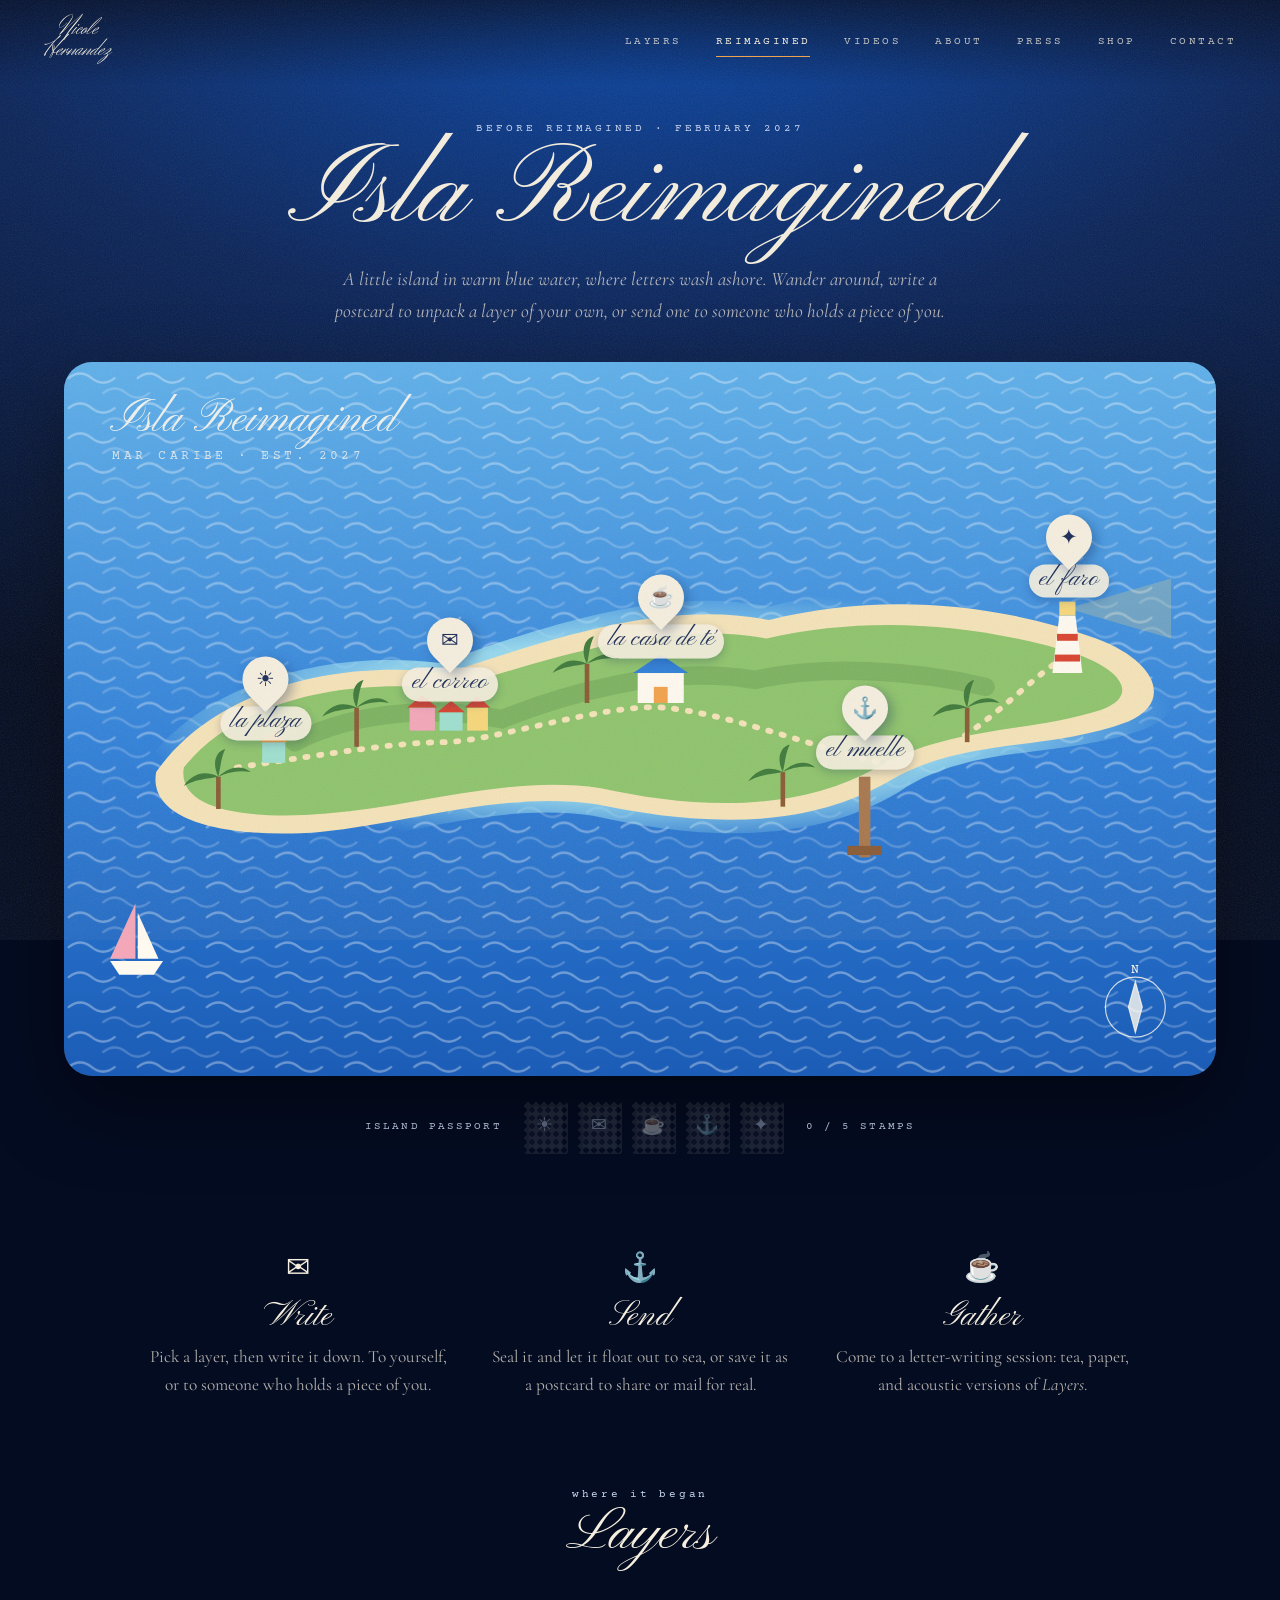
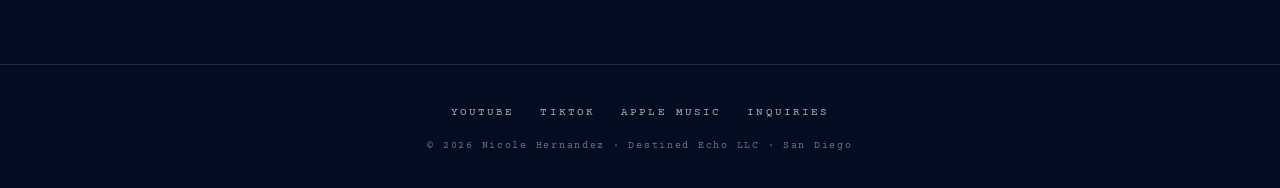
<file: reimagined.html>
<!DOCTYPE html>
<html lang="en">
<head>
<meta charset="UTF-8" />
<meta name="viewport" content="width=device-width, initial-scale=1" />
<title>Isla Reimagined — Nicole Hernandez | Reimagined, February 2027</title>
<meta name="description" content="Step onto Isla Reimagined, a little island in warm blue water. Write a postcard to unpack a layer of your own, send one to someone you love, and join the tea and letter-writing sessions before Reimagined arrives in February 2027." />
<link rel="canonical" href="https://nicolehernandez.co/reimagined.html" />
<link rel="icon" href="images/favicon.svg" type="image/svg+xml" />
<meta name="theme-color" content="#0a47a8" />
<meta property="og:type" content="website" />
<meta property="og:site_name" content="Nicole Hernandez" />
<meta property="og:title" content="Isla Reimagined — write a letter, unpack a layer" />
<meta property="og:description" content="An island of letters before Reimagined arrives in February 2027." />
<meta property="og:url" content="https://nicolehernandez.co/reimagined.html" />
<meta property="og:image" content="https://nicolehernandez.co/images/nicole-hernandez-layers-portrait.jpg" />
<meta name="twitter:card" content="summary_large_image" />

<script type="application/ld+json">
{
  "@context": "https://schema.org",
  "@type": "CreativeWork",
  "name": "Isla Reimagined",
  "url": "https://nicolehernandez.co/reimagined.html",
  "description": "An interactive letter-writing island and the first look into Reimagined by Nicole Hernandez, arriving February 2027.",
  "creator": { "@type": "Person", "@id": "https://nicolehernandez.co/#nicole", "name": "Nicole Hernandez" },
  "isBasedOn": { "@type": "MusicAlbum", "name": "Layers", "url": "https://nicolehernandez.co/layers.html" }
}
</script>

<link rel="preconnect" href="https://fonts.googleapis.com" />
<link rel="preconnect" href="https://fonts.gstatic.com" crossorigin />
<link href="https://fonts.googleapis.com/css2?family=Herr+Von+Muellerhoff&family=Pinyon+Script&family=Cormorant+Garamond:ital,wght@0,400;0,500;1,400&family=Courier+Prime&family=Homemade+Apple&display=swap" rel="stylesheet" />
<link rel="stylesheet" href="assets/site.css" />
<style>
:root{
  --sea:#2f7fd8; --sea-light:#7cc4ee; --sand:#f5e3b8; --palm:#5f9d4e; --palm-dark:#3f7a3a;
  --pink:#f4a7b9; --mint:#9fe0cf; --butter:#f7d77a; --ink:#1a2b55;
}
.intro{text-align:center;max-width:720px;margin:0 auto 34px}
.intro h1{font-size:clamp(3.6rem,10vw,7rem)}
.intro .lede{margin:14px auto 0}

/* ── the map ── */
.map-wrap{position:relative;max-width:1180px;margin:0 auto}
.map{
  position:relative;aspect-ratio:1000/620;border-radius:28px;overflow:hidden;
  box-shadow:0 30px 80px rgba(0,0,0,.45), inset 0 0 0 1px rgba(255,255,255,.15);
}
.map svg{position:absolute;inset:0;width:100%;height:100%}
.wave{animation:bob 5s ease-in-out infinite}
.wave.b{animation-delay:-2.5s}
@keyframes bob{50%{transform:translateY(6px)}}
.sway{transform-box:fill-box;transform-origin:50% 100%;animation:sway 4s ease-in-out infinite alternate}
@keyframes sway{from{transform:rotate(-3deg)}to{transform:rotate(3deg)}}
.boat{animation:sail 60s linear infinite}
@keyframes sail{from{transform:translateX(-120px)}to{transform:translateX(1120px)}}

/* places */
.place{
  position:absolute;transform:translate(-50%,-100%);border:0;background:none;cursor:pointer;color:var(--ink);
  display:grid;justify-items:center;gap:4px;z-index:3;
}
.place .pin{
  width:clamp(30px,4.4vw,46px);aspect-ratio:1;border-radius:50% 50% 50% 0;transform:rotate(-45deg);
  display:grid;place-items:center;background:var(--cream);box-shadow:0 6px 12px rgba(10,35,87,.35);
  transition:transform .35s cubic-bezier(.3,1.6,.5,1), background .3s;
}
.place .pin i{transform:rotate(45deg);font-style:normal;font-size:clamp(.9rem,1.8vw,1.3rem)}
.place b{
  font-family:var(--script);font-weight:400;font-size:clamp(1rem,2.2vw,1.6rem);line-height:1;white-space:nowrap;
  background:rgba(246,239,223,.92);padding:3px 10px 5px;border-radius:999px;box-shadow:0 3px 8px rgba(10,35,87,.25);
}
.place:hover .pin,.place:focus-visible .pin{transform:rotate(-45deg) scale(1.15) translateY(-3px)}
.place.visited .pin{background:var(--butter)}
.place.visited .pin::after{content:"✓";position:absolute;transform:rotate(45deg) translate(14px,-14px);font-size:.7rem;background:var(--cobalt);color:var(--cream);width:16px;height:16px;border-radius:50%;display:grid;place-items:center}

/* the traveller: a little envelope that hops between places */
.me{
  position:absolute;z-index:4;width:clamp(26px,3.4vw,38px);transform:translate(-50%,-50%);pointer-events:none;
  transition:left 1.1s cubic-bezier(.45,0,.2,1), top 1.1s cubic-bezier(.45,0,.2,1);
  filter:drop-shadow(0 6px 6px rgba(10,35,87,.35));
}
.me.hop svg{animation:hop .28s ease-in-out 4 alternate}
@keyframes hop{to{transform:translateY(-10px) rotate(-6deg)}}

/* bottles bobbing at sea */
.bottle{position:absolute;z-index:3;border:0;background:none;cursor:pointer;transform:translate(-50%,-50%);width:clamp(22px,3vw,34px);animation:float 3.5s ease-in-out infinite}
.bottle:nth-of-type(2n){animation-delay:-1.4s}
.bottle:hover{filter:drop-shadow(0 0 10px rgba(255,255,255,.9))}
@keyframes float{50%{transform:translate(-50%,-62%) rotate(8deg)}}

.swipe{display:none;text-align:center;font-family:var(--type);font-size:.62rem;letter-spacing:.2em;text-transform:uppercase;color:var(--mist);margin-top:12px}
/* passport */
.passport{
  display:flex;align-items:center;justify-content:center;flex-wrap:wrap;gap:14px 22px;margin:26px auto 0;
  font-family:var(--type);font-size:.66rem;letter-spacing:.2em;text-transform:uppercase;color:var(--mist);
}
.stamps{display:flex;gap:10px}
.stamp{
  width:44px;height:52px;display:grid;place-items:center;font-size:1.2rem;
  background:radial-gradient(circle, transparent 2.5px, rgba(246,239,223,.2) 3px) -4px -4px/8px 8px;
  border-radius:3px;opacity:.4;transition:opacity .4s, transform .4s;
}
.stamp.got{opacity:1;background:radial-gradient(circle, transparent 2.5px, var(--cream) 3px) -4px -4px/8px 8px;transform:rotate(-5deg)}
.stamp span{display:grid;place-items:center;width:34px;height:42px;border-radius:2px;background:rgba(255,255,255,.08)}
.stamp.got span{background:var(--sea-light)}
.gift{display:none}
.gift.on{display:inline-block}

/* ── sheets (the panels that open on each place) ── */
.sheet{position:fixed;inset:0;z-index:96;display:none;place-items:center;padding:16px;background:rgba(4,12,34,.7);backdrop-filter:blur(6px)}
.sheet.on{display:grid;animation:fade .35s ease}
.card{
  position:relative;width:min(640px,100%);max-height:92vh;overflow:auto;color:var(--ink);
  background:#f6efdf;padding:clamp(24px,4vw,40px);border-radius:6px;
  box-shadow:0 0 0 10px #f6efdf, 0 0 0 11px rgba(10,71,168,.3), 0 30px 70px rgba(0,0,0,.5);
  animation:pop .45s cubic-bezier(.3,1.4,.5,1);
}
@keyframes pop{from{transform:scale(.9) rotate(-2deg);opacity:0}}
.card .x{position:absolute;top:14px;right:14px;border:0;background:var(--cobalt);color:var(--cream);width:34px;height:34px;border-radius:50%;cursor:pointer;font-size:1rem}
.card .kicker{font-family:var(--type);font-size:.64rem;letter-spacing:.24em;text-transform:uppercase;color:#4b5f8f}
.card h2{font-family:var(--script);font-weight:400;font-size:clamp(2.6rem,7vw,3.6rem);line-height:1;color:var(--cobalt);margin:6px 0 12px}
.card p{line-height:1.6}
.card p + p{margin-top:12px}
.btn{
  display:inline-flex;align-items:center;gap:10px;cursor:pointer;border:0;border-radius:999px;padding:12px 22px;
  font-family:var(--type);font-size:.7rem;letter-spacing:.2em;text-transform:uppercase;background:var(--cobalt);color:var(--cream);
  transition:transform .3s, background .3s;
}
.btn:hover{transform:translateY(-2px);background:var(--deep)}
.btn.ghost{background:none;color:var(--cobalt);box-shadow:inset 0 0 0 1px var(--cobalt)}
.btns{display:flex;flex-wrap:wrap;gap:10px;margin-top:22px}

/* postcard writer */
.layers-pick{display:flex;flex-wrap:wrap;gap:8px;margin:14px 0 18px}
.layers-pick button{border:1px solid rgba(10,71,168,.35);background:none;color:var(--ink);border-radius:999px;padding:8px 13px;font-family:var(--serif);font-size:1rem;cursor:pointer;transition:background .25s,color .25s}
.layers-pick button[aria-pressed="true"]{background:var(--cobalt);color:var(--cream);border-color:var(--cobalt)}
.postcard{
  display:grid;grid-template-columns:1.3fr 1fr;gap:18px;padding:18px;border-radius:4px;
  background:#fffaf0;box-shadow:inset 0 0 0 1px rgba(10,71,168,.18), 0 8px 20px rgba(26,43,85,.12);
}
.postcard textarea{
  width:100%;min-height:190px;border:0;resize:none;outline:none;background:repeating-linear-gradient(transparent 0 29px, rgba(10,71,168,.14) 29px 30px);
  font-family:'Homemade Apple',cursive;font-size:.92rem;line-height:30px;color:#1d3c86;
}
.postcard .right{border-left:1px dashed rgba(10,71,168,.3);padding-left:16px;display:flex;flex-direction:column;gap:12px}
.logo-stamp{align-self:flex-end;width:118px;padding:6px;transform:rotate(3deg);background:radial-gradient(circle, transparent 3px, #fffaf0 3.5px) -5px -5px/10px 10px;filter:drop-shadow(0 3px 5px rgba(26,43,85,.25))}
.logo-stamp > span{display:grid;place-items:center;gap:6px;aspect-ratio:4/5;padding:12px 8px;background:var(--cobalt);outline:1px solid rgba(255,250,240,.55);outline-offset:-5px}
.logo-stamp .stamp-wm{font-size:1.1rem;line-height:.9;color:#fffaf0}
.logo-stamp small{font-family:var(--type);font-size:.42rem;letter-spacing:.14em;color:#fffaf0;opacity:.85;text-align:center}
.postcard .stamp-pick{display:flex;gap:6px;justify-content:flex-end}
.postcard .stamp-pick button{width:40px;height:48px;border:0;cursor:pointer;font-size:1.2rem;border-radius:2px;background:var(--sea-light);opacity:.45;transition:opacity .2s, transform .2s}
.postcard .stamp-pick button[aria-pressed="true"]{opacity:1;transform:rotate(-6deg);outline:2px dashed #fffaf0;outline-offset:-5px}
.postcard input{width:100%;border:0;border-bottom:1px solid rgba(10,71,168,.3);background:transparent;font-family:'Homemade Apple',cursive;font-size:.85rem;color:#1d3c86;padding:6px 0;outline:none}
.postcard label{font-family:var(--type);font-size:.58rem;letter-spacing:.2em;text-transform:uppercase;color:#4b5f8f}
.postcard .prompt{font-family:var(--serif);font-style:italic;font-size:1rem;color:#4b5f8f;margin-bottom:4px}
.note-small{font-family:var(--type);font-size:.62rem;letter-spacing:.12em;color:#5a6b94;margin-top:12px}

/* letter flying off as a bottle */
.flyer{position:fixed;z-index:97;pointer-events:none;width:46px;transition:left 1.6s cubic-bezier(.4,0,.2,1), top 1.6s cubic-bezier(.5,-0.4,.3,1), transform 1.6s, opacity .5s 1.3s}

.writer{margin-top:22px;padding:20px 22px;background:#fffaf0;border-radius:4px;box-shadow:inset 0 0 0 1px rgba(10,71,168,.18)}
.writer-head{margin-bottom:6px}
.writer-head h3{font-family:var(--script);font-weight:400;font-size:2.2rem;line-height:1;color:var(--cobalt);margin:4px 0 6px}
.writer-head p:last-child{font-size:1rem;color:#4b5f8f;line-height:1.5}
.fine{line-height:1.7;max-width:46em}
.writer-grid{display:grid;grid-template-columns:1fr 1fr 1fr;gap:12px;margin-top:10px}
.writer label{font-family:var(--type);font-size:.58rem;letter-spacing:.2em;text-transform:uppercase;color:#4b5f8f}
.writer-grid input{display:block;width:100%;margin-top:4px;border:0;border-bottom:1px solid rgba(10,71,168,.35);background:transparent;font-family:var(--serif);font-size:1.05rem;color:var(--ink);padding:6px 2px;outline:none;text-transform:none;letter-spacing:0}
.writer .optin{display:grid;grid-template-columns:18px 1fr;gap:12px;align-items:start;margin-top:18px;padding-top:14px;border-top:1px dashed rgba(10,71,168,.25);font-family:var(--serif);font-size:.98rem;letter-spacing:0;text-transform:none;color:var(--ink);line-height:1.45;cursor:pointer}
.writer .optin input{margin:3px 0 0;width:16px;height:16px;accent-color:var(--cobalt)}
@media (max-width:720px){.writer-grid{grid-template-columns:1fr}}

/* tea + sign-up */
.signup{display:grid;grid-template-columns:1fr 1fr;gap:10px;margin-top:18px}
.signup input{border:0;border-bottom:1px solid rgba(10,71,168,.35);background:transparent;font:inherit;font-size:1.05rem;padding:8px 2px;outline:none;color:var(--ink)}
.signup .btn{grid-column:1/-1;justify-self:start}
.status{font-family:var(--type);font-size:.68rem;letter-spacing:.1em;margin-top:10px;color:#a2361f;min-height:1em}

/* lighthouse countdown */
.count{display:grid;grid-template-columns:repeat(4,1fr);gap:10px;margin:18px 0 6px;text-align:center}
.count div{background:#fffaf0;border-radius:6px;padding:12px 4px;box-shadow:inset 0 0 0 1px rgba(10,71,168,.15)}
.count b{display:block;font-family:var(--serif);font-weight:500;font-size:2rem;line-height:1;color:var(--cobalt)}
.count small{font-family:var(--type);font-size:.56rem;letter-spacing:.2em;text-transform:uppercase;color:#4b5f8f}

/* my letters */
.mine{margin-top:18px;display:grid;gap:10px}
.mine article{background:#fffaf0;padding:12px 14px;border-radius:4px;box-shadow:inset 0 0 0 1px rgba(10,71,168,.14)}
.mine article p{font-family:'Homemade Apple',cursive;font-size:.8rem;line-height:1.9;color:#1d3c86}
.mine article small{font-family:var(--type);font-size:.58rem;letter-spacing:.16em;text-transform:uppercase;color:#4b5f8f}

/* how it works strip */
.how{display:grid;grid-template-columns:repeat(3,minmax(0,1fr));gap:26px;max-width:1000px;margin:90px auto 0;text-align:center}
.how div{padding:0 6px}
.how i{font-style:normal;font-size:1.8rem}
.how h3{font-family:var(--script);font-weight:400;font-size:2.2rem;line-height:1;margin:8px 0}
.how p{color:var(--cream-dim);font-size:1.08rem}

@media (max-width:720px){
  .map-scroll{overflow-x:auto;margin:0 -16px;padding:0 16px 10px;scrollbar-width:none;-webkit-overflow-scrolling:touch}
  .map-scroll::-webkit-scrollbar{display:none}
  .map{width:860px;border-radius:20px}
  .swipe{display:block}
  .postcard{grid-template-columns:1fr}
  .postcard .right{border-left:0;border-top:1px dashed rgba(10,71,168,.3);padding:14px 0 0}
  .signup{grid-template-columns:1fr}
  .how{grid-template-columns:1fr}
  .place b{font-size:1rem}
}
</style>
</head>
<body>

<header class="bar">
  <a class="home" href="index.html" aria-label="Nicole Hernandez, home"><span class="wm"><span>Nicole</span><span>Hernandez</span></span></a>
  <nav aria-label="Main">
    <a href="layers.html">Layers</a>
    <a href="reimagined.html" aria-current="page">Reimagined</a>
    <a href="videos.html">Videos</a>
    <a href="about.html">About</a>
    <a href="press.html">Press</a>
    <a href="shop.html">Shop</a>
    <a href="contact.html">Contact</a>
  </nav>
</header>

<main class="page">
  <div class="intro rv">
    <p class="label">Before Reimagined · February 2027</p>
    <h1 class="script">Isla Reimagined</h1>
    <p class="lede">A little island in warm blue water, where letters wash ashore. Wander around, write a postcard to unpack a layer of your own, or send one to someone who holds a piece of you.</p>
  </div>

  <div class="map-wrap rv">
    <div class="map-scroll" id="mapScroll">
    <div class="map" id="map">
      <!-- the island (art is all inline SVG) -->
      <svg viewBox="0 0 1000 620" preserveAspectRatio="xMidYMid slice" aria-hidden="true">
        <defs>
          <linearGradient id="seaG" x1="0" y1="0" x2="0" y2="1"><stop offset="0" stop-color="#5fb0ea"/><stop offset=".55" stop-color="#2f7fd8"/><stop offset="1" stop-color="#1b5cb6"/></linearGradient>
          <radialGradient id="shallow" cx=".5" cy=".5" r=".5"><stop offset=".6" stop-color="#9fe0f0" stop-opacity=".9"/><stop offset="1" stop-color="#9fe0f0" stop-opacity="0"/></radialGradient>
          <pattern id="ripples" width="60" height="26" patternUnits="userSpaceOnUse"><path d="M4 14 q10 -8 20 0 t20 0" fill="none" stroke="#ffffff" stroke-opacity=".35" stroke-width="2" stroke-linecap="round"/></pattern>
        </defs>
        <rect width="1000" height="620" fill="url(#seaG)"/>
        <g class="wave"><rect width="1000" height="620" fill="url(#ripples)"/></g>
        <g class="wave b" transform="translate(30 13)"><rect width="1000" height="620" fill="url(#ripples)" opacity=".6"/></g>

        <!-- shallow glow + sand + land: a long island, like Cuba -->
        <path d="M70 360 C 120 280, 230 250, 330 262 C 420 230, 520 196, 610 214 C 700 190, 800 196, 900 232 C 960 254, 975 300, 930 318 C 860 344, 780 330, 720 372 C 640 420, 540 410, 460 392 C 380 380, 300 410, 220 418 C 140 426, 60 410, 70 360 Z" fill="url(#shallow)" transform="translate(-10 -6) scale(1.02)"/>
        <path d="M80 356 C 130 284, 236 258, 332 270 C 424 240, 522 206, 612 224 C 700 202, 800 206, 896 240 C 950 260, 962 296, 924 312 C 856 338, 778 326, 716 364 C 636 410, 540 400, 462 384 C 382 372, 302 400, 222 408 C 146 414, 72 400, 80 356 Z" fill="#f5e3b8"/>
        <path d="M104 352 C 150 294, 244 274, 334 284 C 426 256, 522 224, 610 240 C 696 220, 792 226, 880 254 C 924 270, 930 292, 900 302 C 838 322, 768 316, 706 352 C 630 394, 540 386, 466 370 C 386 358, 306 386, 228 392 C 156 398, 98 388, 104 352 Z" fill="#8fc46c"/>
        <path d="M200 330 C 260 300, 330 300, 380 310 C 430 290, 520 262, 600 276 C 660 262, 740 268, 800 282" fill="none" stroke="#6fa457" stroke-width="16" stroke-linecap="round" opacity=".55"/>

        <!-- little road connecting the places -->
        <path d="M150 352 C 230 340, 290 330, 330 330 S 470 296, 520 300 S 640 330, 700 346 S 820 290, 860 262" fill="none" stroke="#f5e3b8" stroke-width="5" stroke-dasharray="2 10" stroke-linecap="round"/>

        <!-- palms -->
        <g fill="#3f7a3a">
          <g class="sway"><rect x="252" y="300" width="4" height="34" fill="#8a5a33"/><path d="M254 300 c-16 -8 -26 2 -30 8 c10 -6 20 -6 30 -8 c-6 -12 -2 -22 6 -24 c-4 8 -4 16 -6 24 c10 -10 22 -10 28 -4 c-10 -2 -20 0 -28 4z"/></g>
          <g class="sway" style="animation-delay:-1s"><rect x="452" y="262" width="4" height="34" fill="#8a5a33"/><path d="M454 262 c-16 -8 -26 2 -30 8 c10 -6 20 -6 30 -8 c-6 -12 -2 -22 6 -24 c-4 8 -4 16 -6 24 c10 -10 22 -10 28 -4 c-10 -2 -20 0 -28 4z"/></g>
          <g class="sway" style="animation-delay:-2s"><rect x="622" y="356" width="4" height="30" fill="#8a5a33"/><path d="M624 356 c-16 -8 -26 2 -30 8 c10 -6 20 -6 30 -8 c-6 -12 -2 -22 6 -24 c-4 8 -4 16 -6 24 c10 -10 22 -10 28 -4 c-10 -2 -20 0 -28 4z"/></g>
          <g class="sway" style="animation-delay:-.5s"><rect x="782" y="300" width="4" height="30" fill="#8a5a33"/><path d="M784 300 c-16 -8 -26 2 -30 8 c10 -6 20 -6 30 -8 c-6 -12 -2 -22 6 -24 c-4 8 -4 16 -6 24 c10 -10 22 -10 28 -4 c-10 -2 -20 0 -28 4z"/></g>
          <g class="sway" style="animation-delay:-1.6s"><rect x="132" y="360" width="4" height="28" fill="#8a5a33"/><path d="M134 360 c-16 -8 -26 2 -30 8 c10 -6 20 -6 30 -8 c-6 -12 -2 -22 6 -24 c-4 8 -4 16 -6 24 c10 -10 22 -10 28 -4 c-10 -2 -20 0 -28 4z"/></g>
        </g>

        <!-- pastel houses (Havana colours) -->
        <g>
          <rect x="300" y="300" width="22" height="20" fill="#f4a7b9"/><path d="M298 300 l13 -11 l13 11z" fill="#d9432f"/>
          <rect x="326" y="304" width="20" height="16" fill="#9fe0cf"/><path d="M324 304 l12 -10 l12 10z" fill="#d9432f"/>
          <rect x="350" y="300" width="18" height="20" fill="#f7d77a"/><path d="M348 300 l11 -10 l11 10z" fill="#d9432f"/>
          <rect x="498" y="270" width="40" height="26" fill="#fffaf0"/><path d="M494 270 l24 -16 l24 16z" fill="#2f7fd8"/><rect x="512" y="282" width="12" height="14" fill="#f2a24a"/>
          <rect x="172" y="330" width="20" height="18" fill="#9fe0cf"/><path d="M170 330 l12 -10 l12 10z" fill="#f2a24a"/>
        </g>

        <!-- dock -->
        <g><rect x="690" y="360" width="10" height="70" fill="#a8774d"/><rect x="680" y="420" width="30" height="8" fill="#8a5a33"/></g>

        <!-- lighthouse on the eastern tip -->
        <g><path d="M858 270 l6 -50 h14 l6 50z" fill="#fffaf0"/><rect x="862" y="236" width="18" height="6" fill="#d9432f"/><rect x="860" y="254" width="22" height="6" fill="#d9432f"/><rect x="864" y="208" width="14" height="12" fill="#f7d77a"/><path d="M871 214 l90 -26 v52z" fill="#f7d77a" opacity=".25"/></g>

        <!-- a little sailboat drifting past -->
        <g class="boat"><path d="M40 520 h46 l-8 12 h-30z" fill="#fffaf0"/><path d="M62 470 v48 h-22z" fill="#f4a7b9"/><path d="M64 478 v40 h18z" fill="#fffaf0"/></g>

        <!-- compass -->
        <g transform="translate(930 560)" fill="none" stroke="#fffaf0" stroke-opacity=".8"><circle r="26"/><path d="M0 -22 L6 0 L0 22 L-6 0Z" fill="#fffaf0" fill-opacity=".8"/><text y="-30" text-anchor="middle" font-family="Courier Prime" font-size="11" fill="#fffaf0" stroke="none">N</text></g>
        <text x="40" y="60" font-family="Pinyon Script" font-size="40" fill="#fffaf0" opacity=".9">Isla Reimagined</text>
        <text x="42" y="84" font-family="Courier Prime" font-size="11" letter-spacing="3" fill="#fffaf0" opacity=".75">MAR CARIBE · EST. 2027</text>
      </svg>

      <!-- places (positions in % of the map) -->
      <button class="place" data-place="plaza"  style="left:17.5%;top:53%"><span class="pin"><i>☀</i></span><b>la plaza</b></button>
      <button class="place" data-place="correo" style="left:33.5%;top:47.5%"><span class="pin"><i>✉</i></span><b>el correo</b></button>
      <button class="place" data-place="te"     style="left:51.8%;top:41.5%"><span class="pin"><i>☕</i></span><b>la casa de té</b></button>
      <button class="place" data-place="muelle" style="left:69.5%;top:57%"><span class="pin"><i>⚓</i></span><b>el muelle</b></button>
      <button class="place" data-place="faro"   style="left:87.2%;top:33%"><span class="pin"><i>✦</i></span><b>el faro</b></button>

      <!-- bottles that washed up -->
      <button class="bottle" data-bottle="0" style="left:12%;top:80%" aria-label="Open a message in a bottle"></button>
      <button class="bottle" data-bottle="1" style="left:45%;top:84%" aria-label="Open a message in a bottle"></button>
      <button class="bottle" data-bottle="2" style="left:80%;top:78%" aria-label="Open a message in a bottle"></button>
      <button class="bottle" data-bottle="3" style="left:58%;top:16%" aria-label="Open a message in a bottle"></button>

      <div class="me" id="me" style="left:17.5%;top:62%" aria-hidden="true">
        <svg viewBox="0 0 40 30"><rect x="1" y="1" width="38" height="28" rx="3" fill="#fffaf0" stroke="#0a47a8" stroke-width="2"/><path d="M2 3 L20 17 L38 3" fill="none" stroke="#0a47a8" stroke-width="2"/><circle cx="20" cy="18" r="5" fill="#f2a24a"/></svg>
      </div>
    </div>
    </div>
    <p class="swipe">swipe to explore the island →</p>

    <div class="passport" aria-live="polite">
      <span>Island passport</span>
      <span class="stamps" id="stamps">
        <span class="stamp" data-for="plaza"><span>☀</span></span>
        <span class="stamp" data-for="correo"><span>✉</span></span>
        <span class="stamp" data-for="te"><span>☕</span></span>
        <span class="stamp" data-for="muelle"><span>⚓</span></span>
        <span class="stamp" data-for="faro"><span>✦</span></span>
      </span>
      <span id="stampCount">0 / 5 stamps</span>
      <button class="textlink gift" id="gift" style="background:none;border-top:0;border-left:0;border-right:0;color:var(--amber);cursor:pointer">a note from Nicole ✉</button>
    </div>
  </div>

  <section class="how">
    <div class="rv"><i>✉</i><h3>Write</h3><p>Pick a layer, then write it down. To yourself, or to someone who holds a piece of you.</p></div>
    <div class="rv"><i>⚓</i><h3>Send</h3><p>Seal it and let it float out to sea, or save it as a postcard to share or mail for real.</p></div>
    <div class="rv"><i>☕</i><h3>Gather</h3><p>Come to a letter-writing session: tea, paper, and acoustic versions of <em>Layers</em>.</p></div>
  </section>

  <div class="next"><a href="layers.html"><span>where it began</span>Layers</a></div>
</main>

<footer class="foot">
  <a href="https://www.youtube.com/@nicolehernandezcolin" target="_blank" rel="noopener me">YouTube</a>
  <a href="https://www.tiktok.com/@nicolehernandezcolin" target="_blank" rel="noopener me">TikTok</a>
  <a href="https://music.apple.com/us/album/layers/1818138787" target="_blank" rel="noopener">Apple Music</a>
  <a href="contact.html">Inquiries</a>
  <small>© 2026 Nicole Hernandez · Destined Echo LLC · San Diego</small>
</footer>

<!-- ── place panels ── -->
<div class="sheet" id="sheet" role="dialog" aria-modal="true" aria-labelledby="sheetTitle">
  <div class="card" id="card"></div>
</div>

<template id="t-plaza">
  <p class="kicker">La plaza · welcome</p>
  <h2 id="sheetTitle">Bienvenidos</h2>
  <p>This island is the first glimpse of <em>Reimagined</em>, the next chapter after <em>Layers</em>, arriving February 2027.</p>
  <p><em>Layers</em> was about the many sides of a person. <em>Reimagined</em> asks what happens when we unfold them, together. Here, that starts with a letter.</p>
  <p>Visit every corner of the island to fill your passport. Something is waiting at the end.</p>
  <div class="btns"><button class="btn" data-go="correo">Head to the post office ✉</button></div>
</template>

<template id="t-correo">
  <p class="kicker">El correo · the post office</p>
  <h2 id="sheetTitle">Unpack a layer</h2>
  <p>Choose a layer to start from. Write to yourself, or to someone who holds a piece of you.</p>
  <div class="layers-pick" id="pick">
    <button aria-pressed="true">A layer I'm ready to unpack</button>
    <button aria-pressed="false">Something I never got to say</button>
    <button aria-pressed="false">A version of me I'm proud of</button>
    <button aria-pressed="false">To someone who shaped me</button>
    <button aria-pressed="false">What I'm carrying right now</button>
  </div>
  <div class="postcard" id="pc">
    <div>
      <p class="prompt" id="promptText">A layer I'm ready to unpack…</p>
      <textarea id="msg" maxlength="420" aria-label="Your letter" placeholder="Querida…"></textarea>
    </div>
    <div class="right">
      <div class="logo-stamp" aria-label="Nicole Hernandez postage stamp"><span><b class="wm stamp-wm"><span>Nicole</span><span>Hernandez</span></b><small>ISLA REIMAGINED · 2027</small></span></div>
      <div class="stamp-pick" id="stampPick">
        <button aria-pressed="true" aria-label="Palm stamp">🌴</button>
        <button aria-pressed="false" aria-label="Wave stamp">🌊</button>
        <button aria-pressed="false" aria-label="Tea stamp">🫖</button>
      </div>
      <div><label for="toName">To</label><input id="toName" placeholder="me" maxlength="40" /></div>
      <div><label for="fromName">From</label><input id="fromName" placeholder="someone who's healing" maxlength="40" /></div>
      <div style="margin-top:auto;font-family:var(--type);font-size:.56rem;letter-spacing:.2em;color:#4b5f8f">ISLA REIMAGINED<br>MAR CARIBE</div>
    </div>
  </div>
  <section class="writer" aria-labelledby="writerTitle">
    <div class="writer-head">
      <p class="kicker">Before you send</p>
      <h3 id="writerTitle">Who's writing?</h3>
      <p>So we can write back, and save you a seat at the next tea session.</p>
    </div>
    <div class="writer-grid">
      <label>Name<input id="wName" autocomplete="name" maxlength="60" required /></label>
      <label>Email<input id="wEmail" type="email" autocomplete="email" maxlength="120" required /></label>
      <label>Phone<input id="wPhone" type="tel" autocomplete="tel" maxlength="30" required /></label>
    </div>
    <label class="optin"><input type="checkbox" id="wOptin" /><span>Yes, keep me posted by email and text about <em>Reimagined</em>, tea sessions near me, and first listens. I can unsubscribe anytime.</span></label>
    <p class="status" id="writerStatus" role="status"></p>
  </section>
  <div class="btns">
    <button class="btn" id="sendSea">Seal &amp; send to sea ⚓</button>
    <button class="btn ghost" id="savePc">Save as a postcard</button>
  </div>
  <p class="note-small fine">Your letter stays private on this device. Your name, email and phone number are shared only with Destined Echo LLC to keep you in the loop. Saved postcards are yours to share or mail.</p>
</template>

<template id="t-te">
  <p class="kicker">La casa de té · the tea house</p>
  <h2 id="sheetTitle">Come sit with us</h2>
  <p>The island has a door in the real world. At our letter-writing sessions there's tea on the table, paper and stamps to share, and acoustic versions of <em>Layers</em> played live in the room.</p>
  <p>Bring a layer to unpack, or write one for someone you love. We'll mail it for you.</p>
  <p><strong>Dates and cities are coming soon.</strong> Leave your email and you'll be first to know, along with news about <em>Reimagined</em>.</p>
  <form class="signup" id="signup" novalidate>
    <input type="email" name="email" placeholder="your email" required autocomplete="email" aria-label="Email" />
    <input name="city" placeholder="your city" autocomplete="address-level2" aria-label="City" />
    <input type="checkbox" name="botcheck" style="display:none" tabindex="-1" autocomplete="off" />
    <button class="btn" type="submit">Save me a seat ☕</button>
  </form>
  <p class="status" id="signupStatus" role="status"></p>
</template>

<template id="t-muelle">
  <p class="kicker">El muelle · the dock</p>
  <h2 id="sheetTitle">Bottles on the tide</h2>
  <p>Every letter sent from the island floats past this dock. Watch the water for bottles; each one holds a question from Nicole to help you start writing.</p>
  <div class="mine" id="mine"></div>
</template>

<template id="t-faro">
  <p class="kicker">El faro · the lighthouse</p>
  <h2 id="sheetTitle">Reimagined is coming</h2>
  <p>The light is on. <em>Reimagined</em> arrives in February 2027.</p>
  <div class="count" id="count"></div>
  <p>Until then, the island is open. Every letter written here is part of how the story begins.</p>
  <div class="btns"><button class="btn" data-go="te">Get first word ☕</button></div>
</template>

<template id="t-bottle">
  <p class="kicker">A message in a bottle</p>
  <h2 id="sheetTitle">Querida,</h2>
  <p id="bottleText" style="font-family:'Homemade Apple',cursive;font-size:1.05rem;line-height:2.1;color:#1d3c86"></p>
  <p style="text-align:right;font-family:var(--script);font-size:1.8rem;color:var(--cobalt)">con amor, N.</p>
  <div class="btns"><button class="btn" data-go="correo">Write your answer ✉</button></div>
</template>

<template id="t-gift">
  <p class="kicker">Passport complete</p>
  <h2 id="sheetTitle">You found every corner</h2>
  <p id="giftText" style="font-family:'Homemade Apple',cursive;font-size:1rem;line-height:2.1;color:#1d3c86">There's nothing on this earth we haven't seen before, and reworking a vision I had my head set on has pushed me past any point I could possibly imagine. I wish I could say I have it all figured out now, but that couldn't be farther from the truth. After spending years trying to stay afloat, I'm only just learning to swim, and to find balance in the many identities I welcome and hold. Introspection, while honoring my capacity, is the goal at the moment. I hope this resonates :,)</p>
  <p style="text-align:right;font-family:var(--script);font-size:2rem;color:var(--cobalt)">con amor, Nicole</p>
</template>

<script src="assets/site.js"></script>
<script>
(() => {
  const RELEASE = new Date('2027-02-01T00:00:00-08:00');   // February 2027
  const QUESTIONS = [
    'What is something you carried this year that was never yours to carry?',
    'Who taught you a layer of yourself you didn\'t know you had?',
    'If the youngest version of you could read your life now, what would make them smile?',
    'What would you say to someone if you knew they\'d read it with kindness?'
  ];
  const store = {
    get(k, d) { try { return JSON.parse(localStorage.getItem('isla-' + k)) ?? d; } catch (e) { return d; } },
    set(k, v) { try { localStorage.setItem('isla-' + k, JSON.stringify(v)); } catch (e) {} }
  };

  // bottle art
  document.querySelectorAll('.bottle').forEach(b => b.innerHTML =
    '<svg viewBox="0 0 24 40"><rect x="9" y="1" width="6" height="6" rx="1" fill="#c8915a"/><path d="M8 7 h8 v6 c4 2 5 5 5 9 v14 a3 3 0 0 1 -3 3 h-12 a3 3 0 0 1 -3 -3 v-14 c0 -4 1 -7 5 -9z" fill="#bfe8f2" fill-opacity=".85" stroke="#fffaf0" stroke-width="1.2"/><rect x="7" y="22" width="10" height="10" rx="1" fill="#fffaf0" transform="rotate(-8 12 27)"/></svg>');

  // ── passport ──
  const visited = new Set(store.get('visited', []));
  function stampUI() {
    document.querySelectorAll('.stamp').forEach(s => s.classList.toggle('got', visited.has(s.dataset.for)));
    document.querySelectorAll('.place').forEach(p => p.classList.toggle('visited', visited.has(p.dataset.place)));
    document.getElementById('stampCount').textContent = `${visited.size} / 5 stamps`;
    document.getElementById('gift').classList.toggle('on', visited.size === 5);
  }
  stampUI();

  // ── travelling between places ──
  const me = document.getElementById('me');
  const places = Object.fromEntries([...document.querySelectorAll('.place')].map(p => [p.dataset.place, p]));
  function travel(key, then) {
    const p = places[key];
    const nx = parseFloat(p.style.left), ny = parseFloat(p.style.top) + 6;
    const same = Math.abs(parseFloat(me.style.left) - nx) < .5 && Math.abs(parseFloat(me.style.top) - ny) < .5;
    me.style.left = nx + '%'; me.style.top = ny + '%';
    me.classList.remove('hop'); void me.offsetWidth; me.classList.add('hop');
    setTimeout(then, same ? 150 : 1150);
  }

  // ── sheets ──
  const sheet = document.getElementById('sheet');
  const card = document.getElementById('card');
  let opener = null;
  function openSheet(id, from) {
    opener = from || opener;
    card.innerHTML = '<button class="x" aria-label="Close">✕</button>';
    card.appendChild(document.getElementById('t-' + id).content.cloneNode(true));
    sheet.classList.add('on');
    card.querySelector('.x').addEventListener('click', closeSheet);
    card.querySelectorAll('[data-go]').forEach(b => b.addEventListener('click', () => { closeSheet(); go(b.dataset.go); }));
    (setup[id] || (() => {}))();
    card.querySelector('.x').focus();
  }
  function closeSheet() { sheet.classList.remove('on'); clearInterval(tick); if (opener) opener.focus(); }
  sheet.addEventListener('click', e => { if (e.target === sheet) closeSheet(); });
  addEventListener('keydown', e => { if (e.key === 'Escape' && sheet.classList.contains('on')) closeSheet(); });

  function go(key) {
    travel(key, () => {
      if (!visited.has(key)) { visited.add(key); store.set('visited', [...visited]); stampUI(); }
      openSheet(key, places[key]);
    });
  }
  Object.entries(places).forEach(([k, p]) => p.addEventListener('click', () => go(k)));
  document.querySelectorAll('.bottle').forEach(b => b.addEventListener('click', () => {
    openSheet('bottle', b);
    document.getElementById('bottleText').textContent = QUESTIONS[+b.dataset.bottle];
  }));
  document.getElementById('gift').addEventListener('click', e => openSheet('gift', e.currentTarget));

  // ── per-place behaviour ──
  let tick;
  const setup = {
    correo() {
      const pick = document.getElementById('pick');
      const prompt = document.getElementById('promptText');
      pick.querySelectorAll('button').forEach(b => b.addEventListener('click', () => {
        pick.querySelectorAll('button').forEach(x => x.setAttribute('aria-pressed', x === b));
        prompt.textContent = b.textContent + '…';
      }));
      const sp = document.getElementById('stampPick');
      sp.querySelectorAll('button').forEach(b => b.addEventListener('click', () =>
        sp.querySelectorAll('button').forEach(x => x.setAttribute('aria-pressed', x === b))));
      const letter = () => ({
        layer: prompt.textContent.replace('…', ''),
        msg: document.getElementById('msg').value.trim(),
        to: document.getElementById('toName').value.trim() || 'me',
        from: document.getElementById('fromName').value.trim() || 'someone who\'s healing',
        stamp: sp.querySelector('[aria-pressed="true"]').textContent,
        at: Date.now()
      });
      // who's writing: prefill from last time, and sign them up when they send
      const me = store.get('writer', {});
      const wf = id => document.getElementById(id);
      wf('wName').value = me.name || ''; wf('wEmail').value = me.email || ''; wf('wPhone').value = me.phone || '';
      wf('wOptin').checked = !!me.optin;
      if (me.email) wf('fromName').placeholder = me.name || wf('fromName').placeholder;
      function writer() {
        const status = wf('writerStatus');
        status.textContent = '';
        const w = { name: wf('wName').value.trim(), email: wf('wEmail').value.trim(), phone: wf('wPhone').value.trim(), optin: wf('wOptin').checked };
        if (!w.name) { status.textContent = 'Please add your name.'; wf('wName').focus(); return null; }
        if (!wf('wEmail').checkValidity() || !w.email) { status.textContent = 'Please add a valid email.'; wf('wEmail').focus(); return null; }
        if (!/^[+\d][\d\s().-]{6,}$/.test(w.phone)) { status.textContent = 'Please add a phone number.'; wf('wPhone').focus(); return null; }
        return w;
      }
      function subscribe(w, l, how) {
        const already = store.get('subscribed', '');
        store.set('writer', w);
        if (already === w.email + '|' + w.phone + '|' + w.optin) return;     // don't send the same person twice
        if ((window.NH_FORM_KEY || '').startsWith('PASTE')) return;
        fetch('https://api.web3forms.com/submit', {
          method: 'POST', headers: { 'Content-Type': 'application/json', Accept: 'application/json' },
          body: JSON.stringify({
            access_key: window.NH_FORM_KEY,
            subject: 'Isla Reimagined: new subscriber',
            from_name: 'Isla Reimagined',
            name: w.name, email: w.email, phone: w.phone,
            consent_to_updates: w.optin ? 'Yes, email and text updates' : 'No',
            layer_chosen: l.layer, how: how
          })
        }).then(r => r.json()).then(o => { if (o.success) store.set('subscribed', w.email + '|' + w.phone + '|' + w.optin); }).catch(() => {});
      }
      document.getElementById('sendSea').addEventListener('click', e => {
        const l = letter();
        if (!l.msg) { document.getElementById('msg').focus(); document.getElementById('msg').placeholder = 'Write a few words first…'; return; }
        const w = writer(); if (!w) return;
        if (l.from === 'someone who\'s healing') l.from = w.name;
        subscribe(w, l, 'sent a letter to sea');
        const mine = store.get('letters', []); mine.unshift(l); store.set('letters', mine.slice(0, 30));
        sendToSea(e.currentTarget);
      });
      document.getElementById('savePc').addEventListener('click', () => {
        const l = letter();
        if (!l.msg) { document.getElementById('msg').focus(); return; }
        const w = writer(); if (!w) return;
        if (l.from === 'someone who\'s healing') l.from = w.name;
        subscribe(w, l, 'saved a postcard');
        drawPostcard(l);
      });
    },
    te() {
      const form = document.getElementById('signup');
      const status = document.getElementById('signupStatus');
      form.addEventListener('submit', async e => {
        e.preventDefault();
        if (!form.email.checkValidity() || !form.email.value) { status.textContent = 'Please add a valid email.'; return; }
        if ((window.NH_FORM_KEY || '').startsWith('PASTE')) { status.textContent = 'Sign-ups open very soon. Check back!'; return; }
        status.textContent = 'Saving your seat…';
        try {
          const res = await fetch('https://api.web3forms.com/submit', {
            method: 'POST', headers: { 'Content-Type': 'application/json', Accept: 'application/json' },
            body: JSON.stringify({ access_key: window.NH_FORM_KEY, subject: 'Isla Reimagined: new sign-up', from_name: 'Isla Reimagined', ...Object.fromEntries(new FormData(form)) })
          });
          const out = await res.json();
          if (!out.success) throw 0;
          form.innerHTML = '<p style="grid-column:1/-1;font-family:var(--script);font-size:2rem;color:var(--cobalt)">Your seat is saved. See you at the table.</p>';
          status.textContent = '';
        } catch (err) { status.textContent = 'That didn\'t go through. Please try again.'; }
      });
    },
    muelle() {
      const mine = store.get('letters', []);
      const box = document.getElementById('mine');
      if (!mine.length) { box.innerHTML = '<p class="note-small">No letters from you yet. When you send one to sea from the post office, it will drift past here.</p>'; return; }
      box.innerHTML = '<p class="kicker" style="margin-top:6px">Your letters at sea</p>';
      mine.forEach(l => {
        const a = document.createElement('article');
        const p = document.createElement('p'); p.textContent = l.msg;
        const s = document.createElement('small'); s.textContent = `${l.stamp}  to ${l.to} · ${l.layer} · ${new Date(l.at).toLocaleDateString()}`;
        a.append(s, p); box.appendChild(a);
      });
    },
    faro() {
      const el = document.getElementById('count');
      const draw = () => {
        let s = Math.max(0, Math.floor((RELEASE - Date.now()) / 1000));
        const d = Math.floor(s / 86400); s -= d * 86400;
        const h = Math.floor(s / 3600); s -= h * 3600;
        const m = Math.floor(s / 60); s -= m * 60;
        el.innerHTML = [[d, 'days'], [h, 'hours'], [m, 'minutes'], [s, 'seconds']].map(([v, l]) => `<div><b>${v}</b><small>${l}</small></div>`).join('');
      };
      draw(); clearInterval(tick); tick = setInterval(draw, 1000);
    }
  };

  // ── a sealed letter floats out to sea ──
  function sendToSea(btn) {
    const r = btn.getBoundingClientRect();
    const f = document.createElement('div');
    f.className = 'flyer';
    f.innerHTML = document.querySelector('.bottle').innerHTML;
    f.style.left = r.left + r.width / 2 + 'px'; f.style.top = r.top + 'px';
    document.body.appendChild(f);
    closeSheet();
    const m = document.getElementById('map').getBoundingClientRect();
    requestAnimationFrame(() => requestAnimationFrame(() => {
      f.style.left = m.left + m.width * (.3 + Math.random() * .4) + 'px';
      f.style.top = m.top + m.height * .9 + 'px';
      f.style.transform = 'rotate(380deg) scale(.7)';
      f.style.opacity = '0';
    }));
    setTimeout(() => f.remove(), 2000);
    burst(m.left + m.width / 2, m.top + m.height * .85);
  }
  function burst(x, y) {
    for (let i = 0; i < 14; i++) {
      const s = document.createElement('span');
      s.textContent = ['✦', '✧', '♡', '·'][i % 4];
      s.style.cssText = `position:fixed;left:${x}px;top:${y}px;z-index:98;color:${['#fffaf0', '#f7d77a', '#f4a7b9', '#9fe0cf'][i % 4]};pointer-events:none;transition:transform 1.2s ease-out, opacity 1.2s;font-size:16px`;
      document.body.appendChild(s);
      requestAnimationFrame(() => { s.style.transform = `translate(${(Math.random() - .5) * 220}px,${-Math.random() * 160}px) rotate(200deg)`; s.style.opacity = 0; });
      setTimeout(() => s.remove(), 1300);
    }
  }

  // ── save the postcard as an image ──
  function drawPostcard(l) {
    const W = 1500, H = 1000, c = document.createElement('canvas');
    c.width = W; c.height = H;
    const x = c.getContext('2d');
    x.fillStyle = '#fffaf0'; x.fillRect(0, 0, W, H);
    x.fillStyle = '#0a47a8';                                     // lace dots around the edge
    for (let i = 20; i < W; i += 30) { [[i, 20], [i, H - 20]].forEach(([a, b]) => { x.beginPath(); x.arc(a, b, 7, 0, 7); x.fill(); }); }
    for (let j = 50; j < H - 20; j += 30) { [[20, j], [W - 20, j]].forEach(([a, b]) => { x.beginPath(); x.arc(a, b, 7, 0, 7); x.fill(); }); }
    x.strokeStyle = 'rgba(10,71,168,.35)'; x.setLineDash([6, 10]); x.beginPath(); x.moveTo(930, 120); x.lineTo(930, H - 120); x.stroke(); x.setLineDash([]);
    x.fillStyle = '#0a47a8'; x.font = '72px "Pinyon Script"'; x.fillText('Isla Reimagined', 90, 160);
    x.font = 'italic 34px "Cormorant Garamond"'; x.fillStyle = '#4b5f8f'; x.fillText(l.layer + '…', 90, 230);
    x.font = '28px "Homemade Apple"'; x.fillStyle = '#1d3c86';
    const words = l.msg.split(/\s+/); let line = '', y = 310;
    for (const w of words) {
      if (x.measureText(line + w).width > 780) { x.fillText(line, 90, y); line = ''; y += 62; if (y > H - 120) break; }
      line += w + ' ';
    }
    if (y <= H - 120) x.fillText(line, 90, y);
    // logo postage stamp: perforated cream edge, cobalt face, cream wordmark
    const sx = W - 300, sy = 90, sw = 200, sh = 250;
    x.fillStyle = '#fffaf0'; x.fillRect(sx - 14, sy - 14, sw + 28, sh + 28);
    x.fillStyle = '#ffffff';
    for (let i = sx - 14; i <= sx + sw + 14; i += 18) { [sy - 14, sy + sh + 14].forEach(yy => { x.beginPath(); x.arc(i, yy, 6, 0, 7); x.fill(); }); }
    for (let j = sy - 14; j <= sy + sh + 14; j += 18) { [sx - 14, sx + sw + 14].forEach(xx => { x.beginPath(); x.arc(xx, j, 6, 0, 7); x.fill(); }); }
    x.fillStyle = '#0a47a8'; x.fillRect(sx, sy, sw, sh);
    x.strokeStyle = 'rgba(255,250,240,.6)'; x.lineWidth = 2; x.strokeRect(sx + 8, sy + 8, sw - 16, sh - 16);
    x.fillStyle = '#fffaf0'; x.textAlign = 'left'; x.font = '44px "Herr Von Muellerhoff"';
    x.fillText('Nicole', sx + 22, sy + 110); x.fillText('Hernandez', sx + 30, sy + 146);
    x.fillStyle = '#fffaf0'; x.textAlign = 'center'; x.font = '16px "Courier Prime"'; x.fillText('ISLA REIMAGINED · 2027', sx + sw / 2, sy + sh - 30);
    x.font = '60px serif'; x.fillText(l.stamp, sx - 70, sy + 200);
    x.lineWidth = 1;
    x.textAlign = 'left'; x.font = '26px "Courier Prime"'; x.fillStyle = '#4b5f8f';
    x.fillText('TO', 990, 470); x.fillText('FROM', 990, 640);
    x.font = '34px "Homemade Apple"'; x.fillStyle = '#1d3c86';
    x.fillText(l.to.slice(0, 22), 990, 540); x.fillText(l.from.slice(0, 22), 990, 710);
    x.strokeStyle = 'rgba(10,71,168,.3)'; [560, 730].forEach(yy => { x.beginPath(); x.moveTo(990, yy); x.lineTo(W - 100, yy); x.stroke(); });
    x.font = '22px "Courier Prime"'; x.fillStyle = '#4b5f8f'; x.fillText('NICOLEHERNANDEZ.CO · REIMAGINED · FEB 2027', 990, H - 110);
    const a = document.createElement('a');
    a.download = 'isla-reimagined-postcard.png';
    a.href = c.toDataURL('image/png');
    a.click();
    burst(innerWidth / 2, innerHeight / 2);
  }
})();
</script>
</body>
</html>
</file>
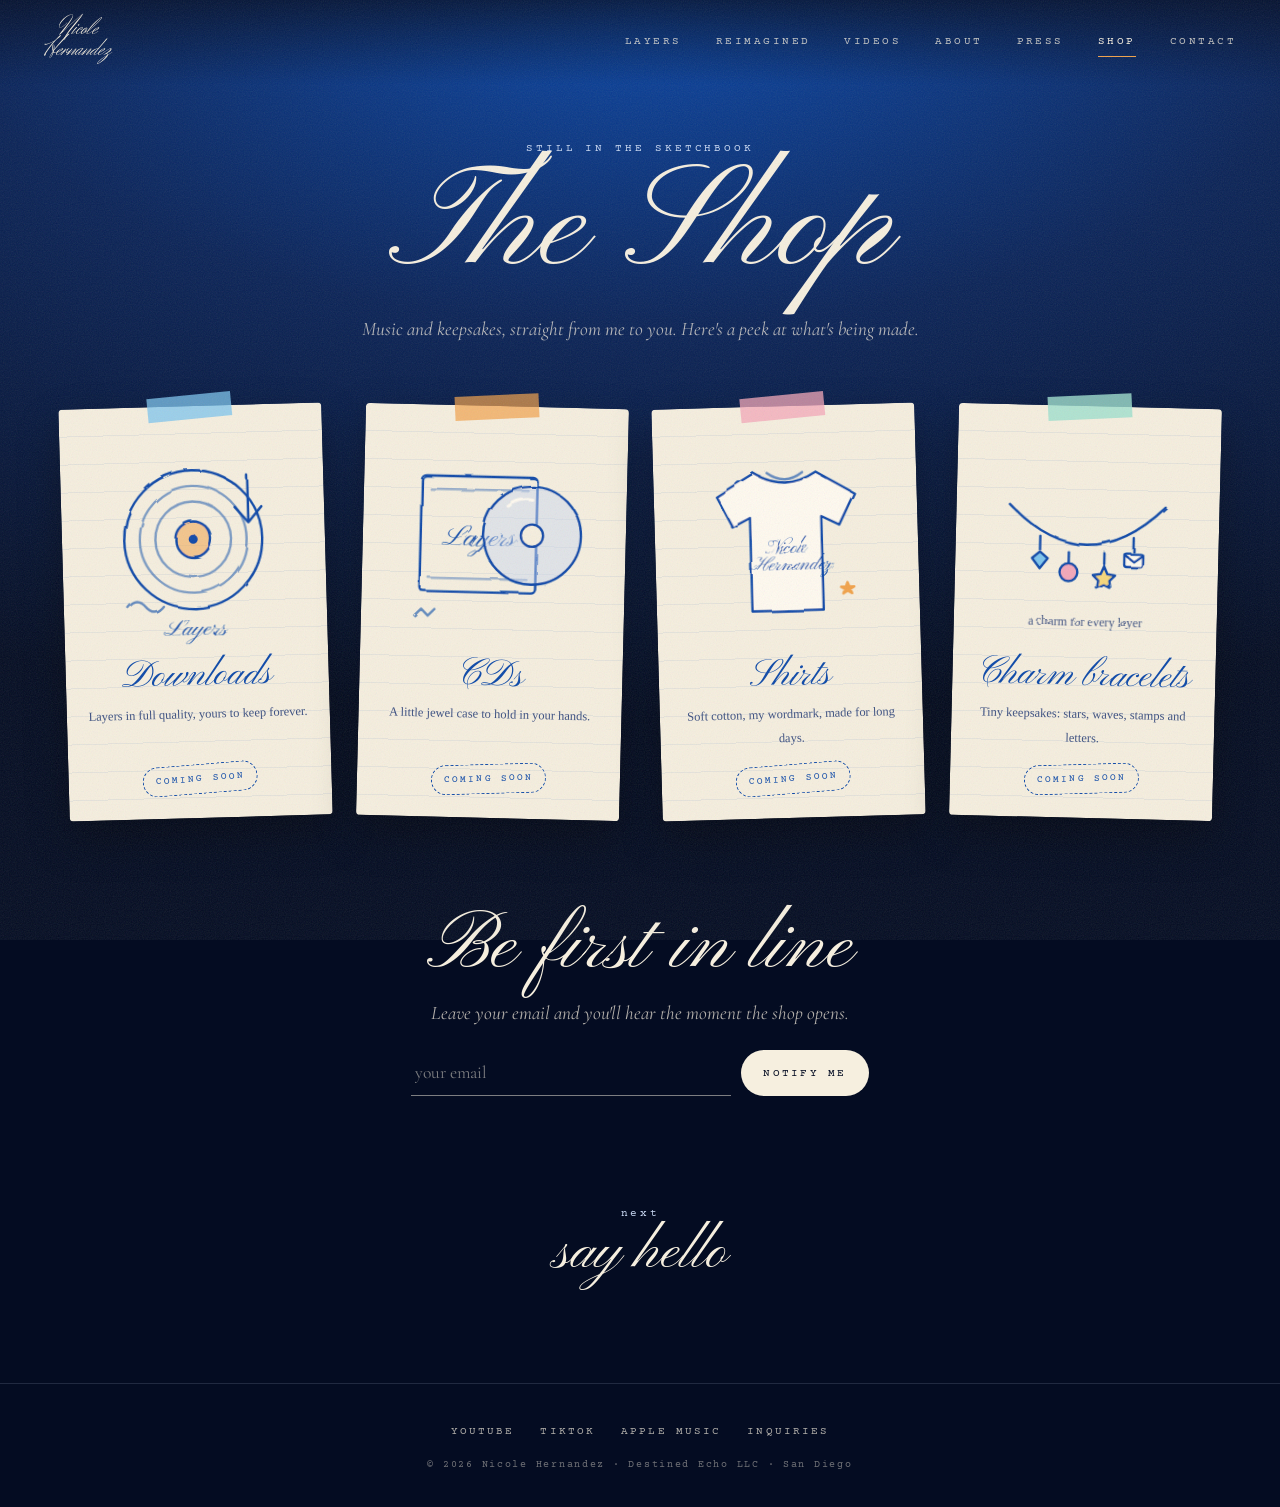
<file: shop.html>
<!DOCTYPE html>
<html lang="en">
<head>
<meta charset="UTF-8" />
<meta name="viewport" content="width=device-width, initial-scale=1" />
<title>Shop — Nicole Hernandez | Music, CDs, Shirts &amp; Charms</title>
<meta name="description" content="The Nicole Hernandez shop is coming soon: digital downloads of Layers, CDs, shirts and charm bracelets, straight from the artist." />
<link rel="canonical" href="https://nicolehernandez.co/shop.html" />
<link rel="icon" href="images/favicon.svg" type="image/svg+xml" />
<meta name="theme-color" content="#040c22" />
<meta property="og:type" content="website" />
<meta property="og:site_name" content="Nicole Hernandez" />
<meta property="og:title" content="Shop — Nicole Hernandez (coming soon)" />
<meta property="og:url" content="https://nicolehernandez.co/shop.html" />
<meta property="og:image" content="https://nicolehernandez.co/images/nicole-hernandez-layers-portrait.jpg" />
<meta name="twitter:card" content="summary_large_image" />
<link rel="preconnect" href="https://fonts.googleapis.com" />
<link rel="preconnect" href="https://fonts.gstatic.com" crossorigin />
<link href="https://fonts.googleapis.com/css2?family=Herr+Von+Muellerhoff&family=Pinyon+Script&family=Cormorant+Garamond:ital,wght@0,400;0,500;1,400&family=Courier+Prime&family=Homemade+Apple&display=swap" rel="stylesheet" />
<link rel="stylesheet" href="assets/site.css" />
<style>
.top{text-align:center;max-width:640px;margin:20px auto 60px}
.top .lede{margin:12px auto 0}

/* a shop window: cream sketchbook pages pinned in a row */
.shelf{display:grid;grid-template-columns:repeat(4,minmax(0,1fr));gap:clamp(18px,3vw,34px);max-width:1180px;margin:0 auto}
.item{
  position:relative;background:#f6efdf;color:#1a2b55;padding:22px 20px 24px;border-radius:4px;text-align:center;
  background-image:repeating-linear-gradient(transparent 0 27px, rgba(10,71,168,.07) 27px 28px);
  box-shadow:0 18px 40px rgba(0,0,0,.35);transition:transform .5s cubic-bezier(.2,.8,.2,1);
}
.item:nth-child(odd){transform:rotate(-1.6deg)}
.item:nth-child(even){transform:rotate(1.4deg)}
.item:hover{transform:rotate(0) translateY(-8px)}
.item::before{ /* washi tape */
  content:"";position:absolute;top:-11px;left:50%;width:84px;height:24px;transform:translateX(-50%) rotate(-4deg);
  background:rgba(124,196,238,.75);
}
.item:nth-child(2)::before{background:rgba(242,162,74,.7)}
.item:nth-child(3)::before{background:rgba(244,167,185,.75)}
.item:nth-child(4)::before{background:rgba(159,224,207,.8)}
.sketch{width:100%;aspect-ratio:1;display:block}
.sketch *{vector-effect:non-scaling-stroke}
.draw{stroke-dasharray:900;stroke-dashoffset:900;transition:stroke-dashoffset 2.4s ease}
.in .draw{stroke-dashoffset:0}
.item:hover .wiggle{animation:wiggle .6s ease-in-out}
@keyframes wiggle{25%{transform:rotate(-4deg)}75%{transform:rotate(4deg)}}
.wiggle{transform-box:fill-box;transform-origin:center}
.item h2{font-family:var(--script);font-weight:400;font-size:2.4rem;line-height:1;color:var(--cobalt);margin-top:6px}
.item p{font-family:'Homemade Apple',cursive;font-size:.78rem;line-height:1.9;color:#3b4f80;margin-top:8px;min-height:3.8em}
.soon{
  display:inline-block;margin-top:14px;font-family:var(--type);font-size:.6rem;letter-spacing:.22em;text-transform:uppercase;
  padding:6px 12px;border:1.5px dashed var(--cobalt);border-radius:999px;color:var(--cobalt);transform:rotate(-3deg);
}

/* notify */
.notify{max-width:560px;margin:90px auto 0;text-align:center}
.notify form{display:flex;gap:10px;margin-top:20px;justify-content:center;flex-wrap:wrap}
.notify input{flex:1 1 240px;max-width:320px;background:transparent;border:0;border-bottom:1px solid rgba(246,239,223,.5);color:var(--cream);font:inherit;font-size:1.1rem;padding:8px 4px;outline:none}
.notify input::placeholder{color:rgba(246,239,223,.5)}
.notify button{cursor:pointer;border:0;border-radius:999px;padding:12px 22px;background:var(--cream);color:var(--night);font-family:var(--type);font-size:.7rem;letter-spacing:.2em;text-transform:uppercase}
.notify button:hover{background:var(--amber)}
.notify .status{font-family:var(--type);font-size:.68rem;letter-spacing:.1em;margin-top:12px;min-height:1em;color:var(--amber)}

@media (max-width:980px){.shelf{grid-template-columns:repeat(2,minmax(0,1fr))}}
@media (max-width:520px){.shelf{grid-template-columns:1fr;max-width:340px}}
</style>
</head>
<body>

<header class="bar">
  <a class="home" href="index.html" aria-label="Nicole Hernandez, home"><span class="wm"><span>Nicole</span><span>Hernandez</span></span></a>
  <nav aria-label="Main">
    <a href="layers.html">Layers</a>
    <a href="reimagined.html">Reimagined</a>
    <a href="videos.html">Videos</a>
    <a href="about.html">About</a>
    <a href="press.html">Press</a>
    <a href="shop.html" aria-current="page">Shop</a>
    <a href="contact.html">Contact</a>
  </nav>
</header>

<main class="page">
  <div class="top rv">
    <p class="label">Still in the sketchbook</p>
    <h1 class="script">The Shop</h1>
    <p class="lede">Music and keepsakes, straight from me to you. Here's a peek at what's being made.</p>
  </div>

  <!-- shared hand-drawn wobble so every line looks inked by hand -->
  <svg width="0" height="0" style="position:absolute" aria-hidden="true">
    <filter id="ink"><feTurbulence type="fractalNoise" baseFrequency=".035" numOctaves="2" seed="4"/><feDisplacementMap in="SourceGraphic" scale="3.2"/></filter>
  </svg>

  <section class="shelf">
    <!-- downloads -->
    <article class="item rv">
      <svg class="sketch" viewBox="0 0 200 200" fill="none" stroke="#0a47a8" stroke-width="2.4" stroke-linecap="round" stroke-linejoin="round" filter="url(#ink)" aria-hidden="true">
        <g class="wiggle">
          <circle class="draw" cx="100" cy="100" r="62"/>
          <circle class="draw" cx="100" cy="100" r="48" stroke-opacity=".5"/>
          <circle class="draw" cx="100" cy="100" r="34" stroke-opacity=".5"/>
          <circle cx="100" cy="100" r="16" fill="#f2a24a" fill-opacity=".55"/>
          <circle cx="100" cy="100" r="3" fill="#0a47a8"/>
        </g>
        <path class="draw" d="M150 44 v40"/><path class="draw" d="M138 72 l12 14 l12 -14"/>
        <path class="draw" d="M40 160 q8 -10 16 0 t16 0" stroke-opacity=".6"/>
        <text x="100" y="186" text-anchor="middle" font-family="Pinyon Script" font-size="22" fill="#0a47a8" stroke="none">Layers</text>
      </svg>
      <h2>Downloads</h2>
      <p>Layers in full quality, yours to keep forever.</p>
      <span class="soon">Coming soon</span>
    </article>

    <!-- cd -->
    <article class="item rv">
      <svg class="sketch" viewBox="0 0 200 200" fill="none" stroke="#0a47a8" stroke-width="2.4" stroke-linecap="round" stroke-linejoin="round" filter="url(#ink)" aria-hidden="true">
        <g class="wiggle">
          <rect class="draw" x="34" y="44" width="104" height="104" rx="4"/>
          <path class="draw" d="M42 56 h88 M42 136 h88" stroke-opacity=".35"/>
          <text x="86" y="106" text-anchor="middle" font-family="Pinyon Script" font-size="26" fill="#0a47a8" stroke="none">Layers</text>
        </g>
        <circle class="draw" cx="134" cy="96" r="44" fill="#c8d7f2" fill-opacity=".45"/>
        <circle cx="134" cy="96" r="10" fill="#f6efdf"/>
        <path class="draw" d="M112 70 q10 -8 22 -6" stroke="#fffaf0" stroke-width="3"/>
        <path class="draw" d="M30 170 l6 -6 l6 6 l6 -6" stroke-opacity=".6"/>
      </svg>
      <h2>CDs</h2>
      <p>A little jewel case to hold in your hands.</p>
      <span class="soon">Coming soon</span>
    </article>

    <!-- shirt -->
    <article class="item rv">
      <svg class="sketch" viewBox="0 0 200 200" fill="none" stroke="#0a47a8" stroke-width="2.4" stroke-linecap="round" stroke-linejoin="round" filter="url(#ink)" aria-hidden="true">
        <g class="wiggle">
          <path class="draw" d="M72 40 q28 18 56 0 l34 20 l-14 28 l-16 -8 v84 h-64 v-84 l-16 8 l-14 -28 z" fill="#fffaf0"/>
          <path class="draw" d="M84 40 q16 12 32 0" stroke-opacity=".6"/>
          <text x="100" y="112" text-anchor="middle" font-family="Pinyon Script" font-size="18" fill="#0a47a8" stroke="none">Nicole</text>
          <text x="104" y="128" text-anchor="middle" font-family="Pinyon Script" font-size="18" fill="#0a47a8" stroke="none">Hernandez</text>
        </g>
        <path class="draw" d="M150 150 l4 -10 l4 10 l-10 -6 h12 z" fill="#f2a24a" stroke="#f2a24a"/>
      </svg>
      <h2>Shirts</h2>
      <p>Soft cotton, my wordmark, made for long days.</p>
      <span class="soon">Coming soon</span>
    </article>

    <!-- charm bracelet -->
    <article class="item rv">
      <svg class="sketch" viewBox="0 0 200 200" fill="none" stroke="#0a47a8" stroke-width="2.4" stroke-linecap="round" stroke-linejoin="round" filter="url(#ink)" aria-hidden="true">
        <path class="draw" d="M30 70 q70 70 140 0" stroke-dasharray="4 5"/>
        <g class="wiggle">
          <path class="draw" d="M58 98 v12" /><path d="M58 112 l7 6 l-7 9 l-7 -9 z" fill="#7cc4ee" stroke="#0a47a8"/>
          <path class="draw" d="M84 112 v10"/><circle cx="84" cy="130" r="8" fill="#f4a7b9"/>
          <path class="draw" d="M116 112 v10"/><path d="M116 124 l3 7 l7 1 l-5 5 l1 7 l-6 -3 l-6 3 l1 -7 l-5 -5 l7 -1 z" fill="#f7d77a" stroke="#0a47a8"/>
          <path class="draw" d="M142 98 v12"/><rect x="134" y="112" width="16" height="12" rx="2" fill="#fffaf0"/><path d="M134 113 l8 6 l8 -6" />
        </g>
        <text x="100" y="178" text-anchor="middle" font-family="Homemade Apple" font-size="11" fill="#3b4f80" stroke="none">a charm for every layer</text>
      </svg>
      <h2>Charm bracelets</h2>
      <p>Tiny keepsakes: stars, waves, stamps and letters.</p>
      <span class="soon">Coming soon</span>
    </article>
  </section>

  <section class="notify rv">
    <h2 class="script">Be first in line</h2>
    <p class="lede" style="margin:10px auto 0">Leave your email and you'll hear the moment the shop opens.</p>
    <form id="notify" novalidate>
      <input type="email" name="email" placeholder="your email" required autocomplete="email" aria-label="Email" />
      <input type="checkbox" name="botcheck" style="display:none" tabindex="-1" autocomplete="off" />
      <button type="submit">Notify me</button>
    </form>
    <p class="status" id="notifyStatus" role="status"></p>
  </section>

  <div class="next"><a href="contact.html"><span>next</span>say hello</a></div>
</main>

<footer class="foot">
  <a href="https://www.youtube.com/@nicolehernandezcolin" target="_blank" rel="noopener me">YouTube</a>
  <a href="https://www.tiktok.com/@nicolehernandezcolin" target="_blank" rel="noopener me">TikTok</a>
  <a href="https://music.apple.com/us/album/layers/1818138787" target="_blank" rel="noopener">Apple Music</a>
  <a href="contact.html">Inquiries</a>
  <small>© 2026 Nicole Hernandez · Destined Echo LLC · San Diego</small>
</footer>

<script src="assets/site.js"></script>
<script>
(() => {
  const form = document.getElementById('notify');
  const status = document.getElementById('notifyStatus');
  form.addEventListener('submit', async e => {
    e.preventDefault();
    if (!form.email.value || !form.email.checkValidity()) { status.textContent = 'Please add a valid email.'; return; }
    if ((window.NH_FORM_KEY || '').startsWith('PASTE')) { status.textContent = 'Almost ready. Check back very soon!'; return; }
    status.textContent = 'Saving…';
    try {
      const res = await fetch('https://api.web3forms.com/submit', {
        method: 'POST', headers: { 'Content-Type': 'application/json', Accept: 'application/json' },
        body: JSON.stringify({ access_key: window.NH_FORM_KEY, subject: 'Shop waitlist: new sign-up', from_name: 'nicolehernandez.co shop', ...Object.fromEntries(new FormData(form)) })
      });
      if (!(await res.json()).success) throw 0;
      form.innerHTML = '<p class="script" style="font-size:2rem">You\'re on the list ✦</p>';
      status.textContent = '';
    } catch (err) { status.textContent = 'That didn\'t go through. Please try again.'; }
  });
})();
</script>
</body>
</html>
</file>
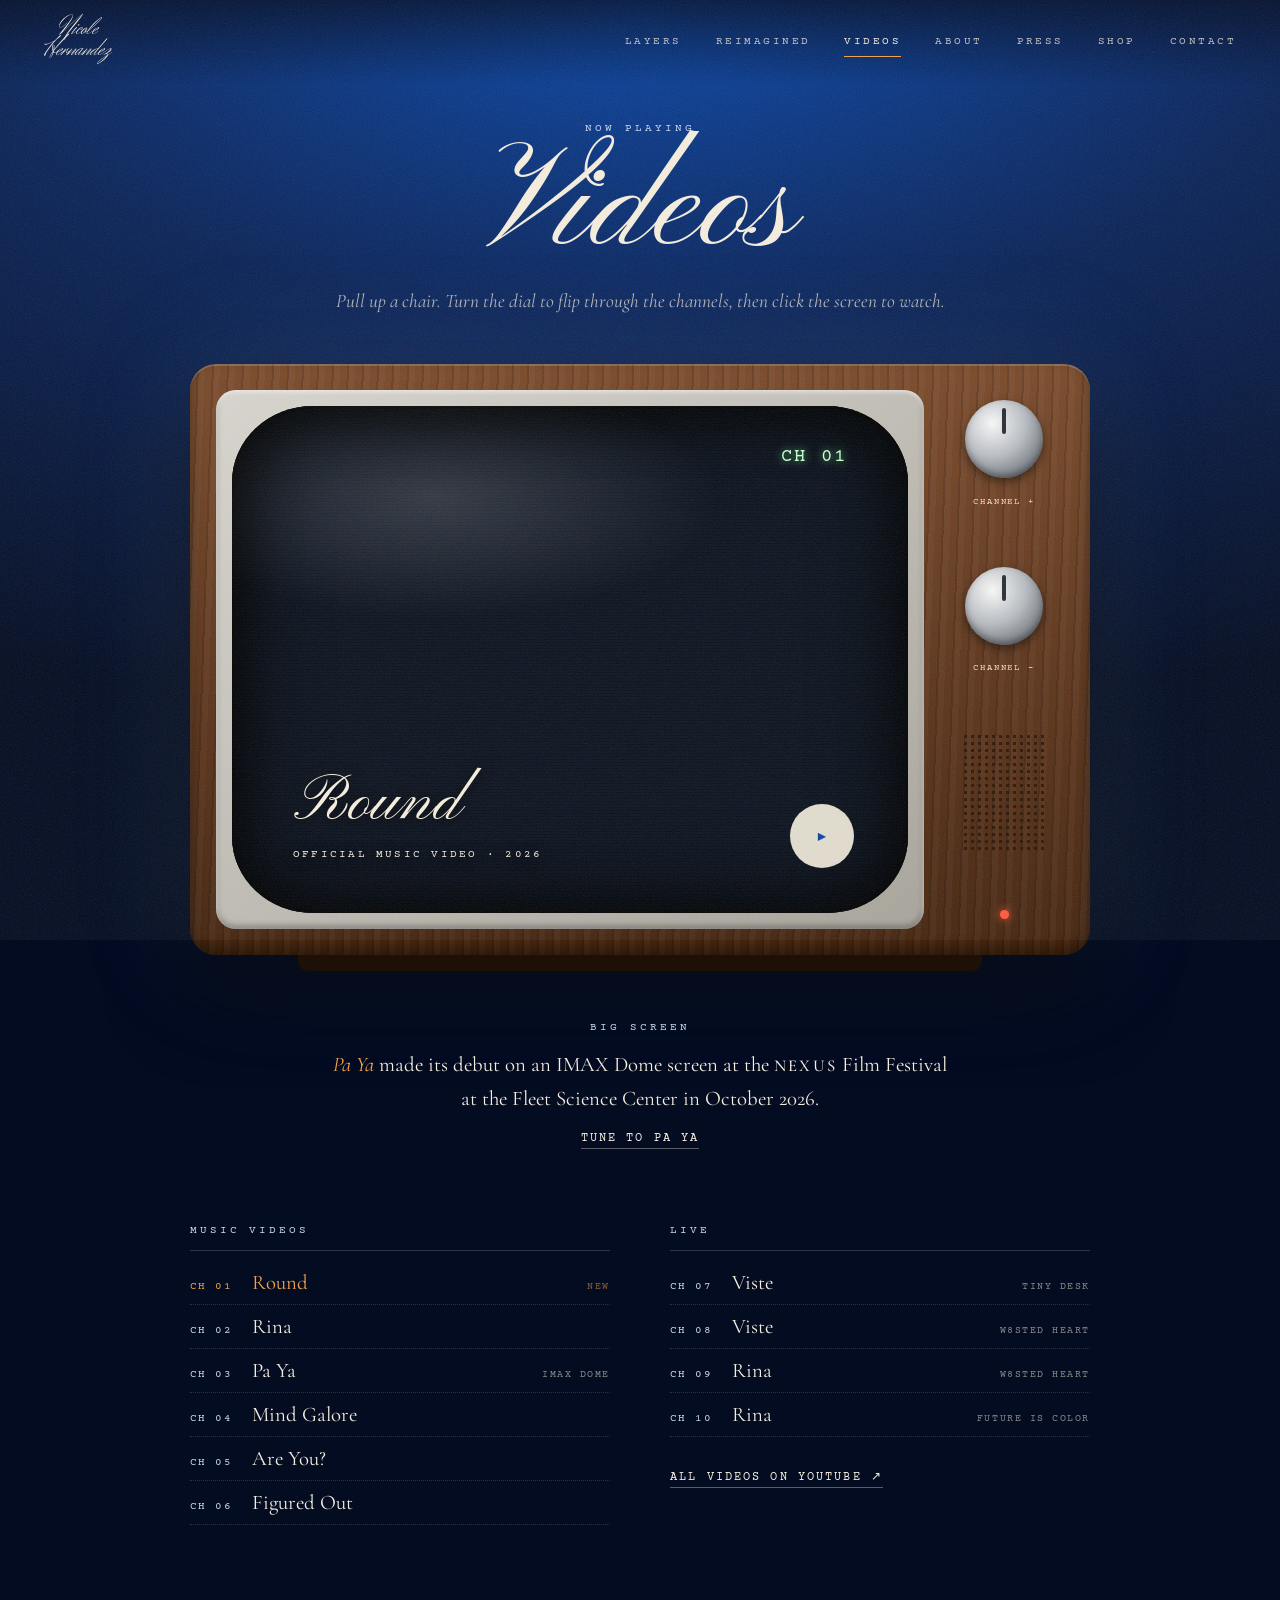
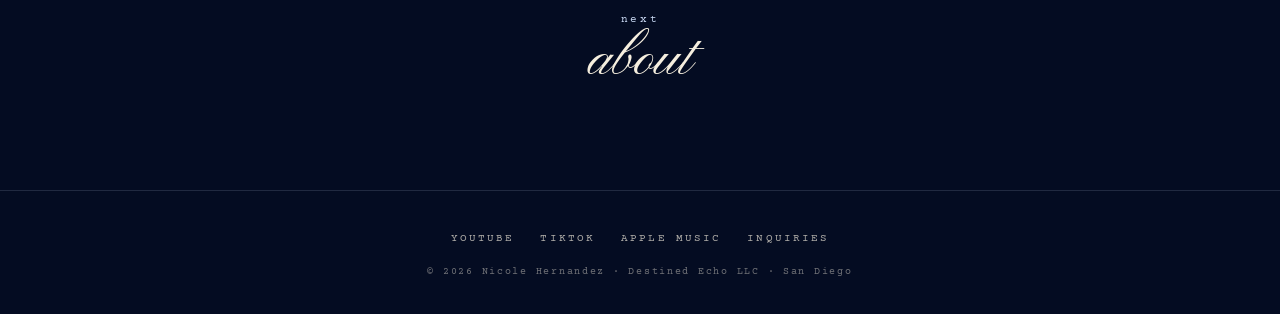
<file: videos.html>
<!DOCTYPE html>
<html lang="en">
<head>
<meta charset="UTF-8" />
<meta name="viewport" content="width=device-width, initial-scale=1" />
<title>Music Videos — Nicole Hernandez</title>
<meta name="description" content="Watch Nicole Hernandez's music videos: Round, Rina, Mind Galore, Are You?, Figured Out, and Pa Ya, which premiered on an IMAX Dome screen. Plus her NPR Tiny Desk Contest entry and live sessions." />
<link rel="canonical" href="https://nicolehernandez.co/videos.html" />
<link rel="icon" href="images/favicon.svg" type="image/svg+xml" />
<meta name="theme-color" content="#040c22" />
<meta property="og:type" content="website" />
<meta property="og:site_name" content="Nicole Hernandez" />
<meta property="og:title" content="Music Videos — Nicole Hernandez" />
<meta property="og:url" content="https://nicolehernandez.co/videos.html" />
<meta property="og:image" content="https://nicolehernandez.co/images/nicole-hernandez-layers-tv-wide.jpg" />
<meta name="twitter:card" content="summary_large_image" />

<script type="application/ld+json">
{
  "@context": "https://schema.org",
  "@type": "ItemList",
  "name": "Nicole Hernandez — Music Videos",
  "itemListElement": [
    { "@type": "ListItem", "position": 1, "item": { "@type": "VideoObject", "name": "Nicole Hernandez - Round (Official Music Video)", "description": "Official music video for \"Round\" by Nicole Hernandez.", "thumbnailUrl": "https://i.ytimg.com/vi/Ljeen6-Ry4o/maxresdefault.jpg", "uploadDate": "2026-04-17T17:00:06-07:00", "duration": "PT6M23S", "embedUrl": "https://www.youtube.com/embed/Ljeen6-Ry4o", "contentUrl": "https://www.youtube.com/watch?v=Ljeen6-Ry4o" } },
    { "@type": "ListItem", "position": 2, "item": { "@type": "VideoObject", "name": "Nicole Hernandez – Rina (Official Music Video)", "description": "Official music video for \"Rina\" by Nicole Hernandez, from the album Layers.", "thumbnailUrl": "https://i.ytimg.com/vi/vMF9SV5hbwU/maxresdefault.jpg", "uploadDate": "2025-09-15T11:16:53-07:00", "duration": "PT4M49S", "embedUrl": "https://www.youtube.com/embed/vMF9SV5hbwU", "contentUrl": "https://www.youtube.com/watch?v=vMF9SV5hbwU" } },
    { "@type": "ListItem", "position": 3, "item": { "@type": "VideoObject", "name": "Nicole Hernandez – Pa Ya (Official Music Video)", "description": "Official music video for \"Pa Ya\" by Nicole Hernandez, from the album Layers. Premiered on an IMAX Dome screen at the NEXUS Film Festival.", "thumbnailUrl": "https://i.ytimg.com/vi/omDPcYAhrxM/maxresdefault.jpg", "uploadDate": "2025-09-01T12:32:27-07:00", "duration": "PT4M23S", "embedUrl": "https://www.youtube.com/embed/omDPcYAhrxM", "contentUrl": "https://www.youtube.com/watch?v=omDPcYAhrxM" } },
    { "@type": "ListItem", "position": 4, "item": { "@type": "VideoObject", "name": "Nicole Hernandez – Mind Galore (Official Music Video)", "description": "Official music video for \"Mind Galore\" by Nicole Hernandez, from the album Layers.", "thumbnailUrl": "https://i.ytimg.com/vi/aDr4iQLjo6I/hqdefault.jpg", "uploadDate": "2025-09-24T09:00:18-07:00", "duration": "PT3M41S", "embedUrl": "https://www.youtube.com/embed/aDr4iQLjo6I", "contentUrl": "https://www.youtube.com/watch?v=aDr4iQLjo6I" } },
    { "@type": "ListItem", "position": 5, "item": { "@type": "VideoObject", "name": "Nicole Hernandez – Are You? (Official Music Video)", "description": "Official music video for \"Are You?\" by Nicole Hernandez, from the album Layers.", "thumbnailUrl": "https://i.ytimg.com/vi/68CzDrKuG8I/maxresdefault.jpg", "uploadDate": "2025-09-08T11:29:18-07:00", "duration": "PT2M56S", "embedUrl": "https://www.youtube.com/embed/68CzDrKuG8I", "contentUrl": "https://www.youtube.com/watch?v=68CzDrKuG8I" } },
    { "@type": "ListItem", "position": 6, "item": { "@type": "VideoObject", "name": "Nicole Hernandez - Figured Out (Official Music Video)", "description": "Official music video for \"Figured Out\" by Nicole Hernandez, from the album Layers.", "thumbnailUrl": "https://i.ytimg.com/vi/f0wBnXA1Op8/maxresdefault.jpg", "uploadDate": "2025-08-25T09:01:04-07:00", "duration": "PT3M13S", "embedUrl": "https://www.youtube.com/embed/f0wBnXA1Op8", "contentUrl": "https://www.youtube.com/watch?v=f0wBnXA1Op8" } },
    { "@type": "ListItem", "position": 7, "item": { "@type": "VideoObject", "name": "Viste (Nicole Hernandez's Tiny Desk Submission)", "description": "Nicole Hernandez performs \"Viste\" in Spanish for the NPR Tiny Desk Contest.", "thumbnailUrl": "https://i.ytimg.com/vi/rPErmPurmQM/hqdefault.jpg", "uploadDate": "2026-02-09T20:26:35-08:00", "duration": "PT3M22S", "embedUrl": "https://www.youtube.com/embed/rPErmPurmQM", "contentUrl": "https://www.youtube.com/watch?v=rPErmPurmQM" } },
    { "@type": "ListItem", "position": 8, "item": { "@type": "VideoObject", "name": "Viste Performed By Nicole Hernandez & Her Band", "description": "Nicole Hernandez and her all-women band perform \"Viste\" live at W8sted Heart, San Diego.", "thumbnailUrl": "https://i.ytimg.com/vi/kPQyQEBTZ-U/hqdefault.jpg", "uploadDate": "2025-12-20T02:21:33-08:00", "embedUrl": "https://www.youtube.com/embed/kPQyQEBTZ-U", "contentUrl": "https://www.youtube.com/watch?v=kPQyQEBTZ-U" } },
    { "@type": "ListItem", "position": 9, "item": { "@type": "VideoObject", "name": "Rina Performed By Nicole Hernandez & Her Band", "description": "Nicole Hernandez and her all-women band perform \"Rina\" live at W8sted Heart, San Diego.", "thumbnailUrl": "https://i.ytimg.com/vi/_l4xUs8KBLI/hqdefault.jpg", "uploadDate": "2025-12-20T02:36:57-08:00", "embedUrl": "https://www.youtube.com/embed/_l4xUs8KBLI", "contentUrl": "https://www.youtube.com/watch?v=_l4xUs8KBLI" } },
    { "@type": "ListItem", "position": 10, "item": { "@type": "VideoObject", "name": "Rina (live from Future Is Color Studio Sessions)", "description": "Nicole Hernandez performs \"Rina\" live for the Future Is Color Studio Sessions.", "thumbnailUrl": "https://i.ytimg.com/vi/L6NYMHNMaLY/maxresdefault.jpg", "uploadDate": "2025-08-12T14:34:41-07:00", "duration": "PT2M58S", "embedUrl": "https://www.youtube.com/embed/L6NYMHNMaLY", "contentUrl": "https://www.youtube.com/watch?v=L6NYMHNMaLY" } }
  ]
}
</script>

<link rel="preconnect" href="https://fonts.googleapis.com" />
<link rel="preconnect" href="https://fonts.gstatic.com" crossorigin />
<link rel="preconnect" href="https://i.ytimg.com" />
<link href="https://fonts.googleapis.com/css2?family=Herr+Von+Muellerhoff&family=Pinyon+Script&family=Cormorant+Garamond:ital,wght@0,400;0,500;1,400&family=Courier+Prime&display=swap" rel="stylesheet" />
<link rel="stylesheet" href="assets/site.css" />
<style>
.room{display:grid;justify-items:center;text-align:center}
.room h1{margin-bottom:4px}
.room .lede{margin:0 auto 46px}

/* ── the television ── */
.tv{
  position:relative;width:min(900px,100%);
  display:grid;grid-template-columns:minmax(0,1fr) 120px;gap:20px;padding:26px;border-radius:26px;
  background:
    repeating-linear-gradient(92deg, rgba(0,0,0,.0) 0 7px, rgba(0,0,0,.12) 7px 9px, rgba(255,255,255,.03) 9px 15px),
    linear-gradient(180deg,#7a4a2a,#5a3219 60%,#45250f);
  box-shadow:inset 0 2px 0 rgba(255,255,255,.18), inset 0 -6px 14px rgba(0,0,0,.4), 0 40px 80px rgba(0,0,0,.55), 0 0 120px rgba(108,155,230,.18);
}
.tv::after{content:"";position:absolute;left:12%;right:12%;bottom:-16px;height:16px;background:#1d1006;border-radius:0 0 10px 10px;z-index:-1}
.bezel{padding:16px;border-radius:20px;background:linear-gradient(145deg,#d9d6cf,#a9a59c);box-shadow:inset 0 2px 4px rgba(255,255,255,.7), inset 0 -3px 6px rgba(0,0,0,.35)}
.screen{
  position:relative;aspect-ratio:4/3;overflow:hidden;cursor:pointer;
  border-radius:12% / 15%;background:#0d1522 center/cover no-repeat;
  box-shadow:inset 0 0 60px rgba(0,0,0,.85), inset 0 0 0 3px #111;
}
.screen .pic{position:absolute;inset:0;background:center/cover no-repeat;filter:saturate(1.1) contrast(1.08);transition:opacity .2s}
.screen::before{ /* scanlines + glass glare */
  content:"";position:absolute;inset:0;z-index:3;pointer-events:none;
  background:
    radial-gradient(ellipse 70% 40% at 30% 18%, rgba(255,255,255,.16), transparent 60%),
    repeating-linear-gradient(0deg, rgba(0,0,0,.22) 0 1px, transparent 1px 3px);
  animation:flicker 4s infinite;
}
.screen::after{content:"";position:absolute;inset:0;z-index:3;pointer-events:none;box-shadow:inset 0 0 80px 10px rgba(0,0,0,.75);border-radius:inherit}
@keyframes flicker{0%,100%{opacity:1}48%{opacity:.92}50%{opacity:1}72%{opacity:.95}}
.screen canvas{position:absolute;inset:0;width:100%;height:100%;z-index:2;opacity:0;transition:opacity .15s}
.screen.static canvas{opacity:1}
.screen iframe{position:absolute;inset:0;width:100%;height:100%;border:0;z-index:4}
.osd{position:absolute;z-index:4;top:7%;right:9%;font-family:var(--type);font-size:clamp(.8rem,2vw,1.2rem);letter-spacing:.12em;color:#c9ffd2;text-shadow:0 0 8px rgba(120,255,150,.8)}
.ttl{position:absolute;z-index:4;left:9%;bottom:9%;text-align:left;text-shadow:0 2px 14px rgba(0,0,0,.9)}
.ttl b{display:block;font-family:var(--script);font-weight:400;font-size:clamp(2.2rem,6vw,4rem);line-height:1}
.ttl span{font-family:var(--type);font-size:clamp(.55rem,1.4vw,.7rem);letter-spacing:.2em;text-transform:uppercase}
.playbtn{position:absolute;z-index:4;right:8%;bottom:9%;width:clamp(44px,8vw,64px);aspect-ratio:1;border-radius:50%;display:grid;place-items:center;
  background:rgba(246,239,223,.92);color:var(--cobalt);font-size:1.1rem;transition:transform .35s, background .35s}
.screen:hover .playbtn{transform:scale(1.1);background:var(--amber);color:var(--night)}

.panel{display:flex;flex-direction:column;align-items:center;justify-content:space-between;padding:10px 0}
.knob{
  width:78px;aspect-ratio:1;border-radius:50%;border:0;cursor:pointer;position:relative;
  background:radial-gradient(circle at 35% 30%,#fafafa,#b8bcc2 45%,#6e737a 80%);
  box-shadow:0 4px 10px rgba(0,0,0,.5), inset 0 -3px 6px rgba(0,0,0,.35);
  transition:transform .45s cubic-bezier(.3,1.6,.5,1);
}
.knob::after{content:"";position:absolute;left:50%;top:8px;width:4px;height:26px;margin-left:-2px;border-radius:2px;background:#2b2f36}
.knob-label{font-family:var(--type);font-size:.56rem;letter-spacing:.2em;color:#f1d9b8;margin-top:6px}
.grille{width:84px;height:120px;border-radius:8px;background:radial-gradient(circle,#2a1608 1.6px,transparent 2px) 0 0/7px 7px;opacity:.9}
.led{width:9px;height:9px;border-radius:50%;background:#ff5a3c;box-shadow:0 0 10px #ff5a3c}
.tv.off .led{background:#5a2b20;box-shadow:none}

/* ── pa ya premiere note ── */
.premiere{max-width:620px;margin:64px auto 0;text-align:center}
.premiere p:not(.label){font-size:1.3rem;margin-top:10px}
.premiere em{color:var(--amber)}
.premiere .textlink{display:inline-block;margin-top:16px;background:none;border-top:0;border-left:0;border-right:0;color:var(--cream);cursor:pointer}
.caps{font-family:var(--serif);font-weight:500;font-size:.8em;letter-spacing:.14em}

/* ── channel guide ── */
.guide{display:grid;grid-template-columns:repeat(2,minmax(0,1fr));gap:30px 60px;width:min(900px,100%);margin-top:70px;text-align:left}
.guide h2{font-family:var(--type);font-weight:400;font-size:.7rem;letter-spacing:.26em;text-transform:uppercase;color:var(--mist);margin-bottom:10px;padding-bottom:10px;border-bottom:1px solid rgba(200,215,242,.2)}
.guide ol{list-style:none}
.guide button{
  display:flex;gap:18px;align-items:baseline;width:100%;background:none;border:0;color:var(--cream);cursor:pointer;text-align:left;
  padding:9px 0;font-family:var(--serif);font-size:1.3rem;border-bottom:1px dotted rgba(200,215,242,.18);transition:color .25s, padding .3s;
}
.guide button small{font-family:var(--type);font-size:.66rem;letter-spacing:.14em;color:var(--mist);min-width:44px}
.guide button em{margin-left:auto;font-family:var(--type);font-style:normal;font-size:.6rem;letter-spacing:.16em;text-transform:uppercase;opacity:.55}
.guide button:hover{color:var(--amber);padding-left:8px}
.guide button[aria-current="true"]{color:var(--amber)}
.guide button[aria-current="true"] small{color:var(--amber)}

@media (max-width:720px){
  .tv{grid-template-columns:1fr;padding:16px;gap:14px;border-radius:20px}
  .bezel{padding:10px}
  .panel{flex-direction:row;justify-content:space-around;padding:0}
  .knob{width:58px}
  .knob::after{top:6px;height:18px}
  .grille{width:90px;height:44px}
  .guide{grid-template-columns:1fr}
}
</style>
</head>
<body>

<header class="bar">
  <a class="home" href="index.html" aria-label="Nicole Hernandez, home"><span class="wm"><span>Nicole</span><span>Hernandez</span></span></a>
  <nav aria-label="Main">
    <a href="layers.html">Layers</a>
    <a href="reimagined.html">Reimagined</a>
    <a href="videos.html" aria-current="page">Videos</a>
    <a href="about.html">About</a>
    <a href="press.html">Press</a>
    <a href="shop.html">Shop</a>
    <a href="contact.html">Contact</a>
  </nav>
</header>

<main class="page room">
  <p class="label rv">Now playing</p>
  <h1 class="script rv">Videos</h1>
  <p class="lede rv">Pull up a chair. Turn the dial to flip through the channels, then click the screen to watch.</p>

  <div class="tv rv" id="tv">
    <div class="bezel">
      <div class="screen" id="screen" role="button" tabindex="0" aria-label="Play video">
        <div class="pic" id="pic"></div>
        <canvas id="snow" width="160" height="120" aria-hidden="true"></canvas>
        <span class="osd" id="osd">CH 01</span>
        <span class="ttl"><b id="ttlName">Round</b><span id="ttlNote">Official music video</span></span>
        <span class="playbtn" aria-hidden="true">▶</span>
      </div>
    </div>
    <div class="panel">
      <div style="text-align:center"><button class="knob" id="up" aria-label="Next channel"></button><div class="knob-label">CHANNEL +</div></div>
      <div style="text-align:center"><button class="knob" id="down" aria-label="Previous channel"></button><div class="knob-label">CHANNEL −</div></div>
      <div class="grille" aria-hidden="true"></div>
      <span class="led" aria-hidden="true"></span>
    </div>
  </div>

  <aside class="premiere rv">
    <p class="label">Big screen</p>
    <p><em>Pa Ya</em> made its debut on an IMAX Dome screen at the <span class="caps">NEXUS</span> Film Festival at the Fleet Science Center in October 2026.</p>
    <button class="textlink" id="watchPaYa">Tune to Pa Ya</button>
  </aside>

  <div class="guide rv" id="guide">
    <div>
      <h2>Music videos</h2>
      <ol>
        <li><button data-yt="Ljeen6-Ry4o" data-note="Official music video · 2026"><small>CH 01</small>Round<em>new</em></button></li>
        <li><button data-yt="vMF9SV5hbwU" data-thumb="maxres" data-note="Official music video"><small>CH 02</small>Rina</button></li>
        <li><button data-yt="omDPcYAhrxM" data-thumb="maxres" data-note="Official music video · premiered on an IMAX Dome"><small>CH 03</small>Pa Ya<em>imax dome</em></button></li>
        <li><button data-yt="aDr4iQLjo6I" data-thumb="hq" data-note="Official music video"><small>CH 04</small>Mind Galore</button></li>
        <li><button data-yt="68CzDrKuG8I" data-thumb="maxres" data-note="Official music video"><small>CH 05</small>Are You?</button></li>
        <li><button data-yt="f0wBnXA1Op8" data-thumb="maxres" data-note="Official music video"><small>CH 06</small>Figured Out</button></li>
      </ol>
    </div>
    <div>
      <h2>Live</h2>
      <ol>
        <li><button data-yt="rPErmPurmQM" data-thumb="hq" data-note="NPR Tiny Desk Contest entry"><small>CH 07</small>Viste<em>tiny desk</em></button></li>
        <li><button data-yt="kPQyQEBTZ-U" data-thumb="hq" data-note="Live at W8sted Heart"><small>CH 08</small>Viste<em>w8sted heart</em></button></li>
        <li><button data-yt="_l4xUs8KBLI" data-thumb="hq" data-note="Live at W8sted Heart"><small>CH 09</small>Rina<em>w8sted heart</em></button></li>
        <li><button data-yt="L6NYMHNMaLY" data-thumb="maxres" data-note="Future Is Color Studio Sessions"><small>CH 10</small>Rina<em>future is color</em></button></li>
      </ol>
      <p style="margin-top:22px"><a class="textlink" href="https://www.youtube.com/@nicolehernandezcolin" target="_blank" rel="noopener me">All videos on YouTube ↗</a></p>
    </div>
  </div>

  <div class="next"><a href="about.html"><span>next</span>about</a></div>
</main>

<footer class="foot">
  <a href="https://www.youtube.com/@nicolehernandezcolin" target="_blank" rel="noopener me">YouTube</a>
  <a href="https://www.tiktok.com/@nicolehernandezcolin" target="_blank" rel="noopener me">TikTok</a>
  <a href="https://music.apple.com/us/album/layers/1818138787" target="_blank" rel="noopener">Apple Music</a>
  <a href="contact.html">Inquiries</a>
  <small>© 2026 Nicole Hernandez · Destined Echo LLC · San Diego</small>
</footer>

<script src="assets/site.js"></script>
<script>
(() => {
  const buttons = [...document.querySelectorAll('#guide button')];
  const screen = document.getElementById('screen');
  const pic = document.getElementById('pic');
  const osd = document.getElementById('osd');
  const nameEl = document.getElementById('ttlName');
  const noteEl = document.getElementById('ttlNote');
  const snow = document.getElementById('snow');
  const sctx = snow.getContext('2d');
  let ch = 0, knobTurn = 0, playing = false;

  const thumb = b => `https://i.ytimg.com/vi/${b.dataset.yt}/${b.dataset.thumb === 'hq' ? 'hqdefault' : 'maxresdefault'}.jpg`;
  const title = b => b.childNodes[1].textContent.trim();

  // tv snow between channels
  let snowing = 0;
  function drawSnow() {
    const img = sctx.createImageData(160, 120);
    for (let i = 0; i < img.data.length; i += 4) {
      const v = Math.random() * 255;
      img.data[i] = v * .85; img.data[i + 1] = v * .9; img.data[i + 2] = v; img.data[i + 3] = 255;
    }
    sctx.putImageData(img, 0, 0);
    if (snowing) requestAnimationFrame(drawSnow);
  }

  function tune(i, instant) {
    ch = (i + buttons.length) % buttons.length;
    const b = buttons[ch];
    if (playing) { screen.querySelector('iframe')?.remove(); playing = false; }
    buttons.forEach(x => x.setAttribute('aria-current', x === b ? 'true' : 'false'));
    osd.textContent = 'CH ' + String(ch + 1).padStart(2, '0');
    const swap = () => {
      pic.style.backgroundImage = `url('${thumb(b)}')`;
      nameEl.textContent = title(b);
      noteEl.textContent = b.dataset.note;
    };
    if (instant) return swap();
    snowing = 1; screen.classList.add('static'); drawSnow();
    setTimeout(swap, 160);
    setTimeout(() => { snowing = 0; screen.classList.remove('static'); }, 380);
  }

  function play() {
    if (playing) return;
    playing = true;
    const b = buttons[ch];
    const f = document.createElement('iframe');
    f.src = `https://www.youtube-nocookie.com/embed/${b.dataset.yt}?autoplay=1&rel=0`;
    f.title = `${title(b)} — Nicole Hernandez`;
    f.allow = 'autoplay; encrypted-media; picture-in-picture; fullscreen';
    f.allowFullscreen = true;
    screen.appendChild(f);
  }

  const turn = (knob, dir) => { knobTurn += dir * 36; knob.style.transform = `rotate(${knobTurn}deg)`; };
  document.getElementById('up').addEventListener('click', e => { turn(e.currentTarget, 1); tune(ch + 1); });
  document.getElementById('down').addEventListener('click', e => { turn(e.currentTarget, -1); tune(ch - 1); });
  buttons.forEach((b, i) => b.addEventListener('click', () => {
    tune(i);
    document.getElementById('tv').scrollIntoView({ behavior: 'smooth', block: 'center' });
  }));
  document.getElementById("watchPaYa").addEventListener("click", () => {
    tune(2);
    document.getElementById("tv").scrollIntoView({ behavior: "smooth", block: "center" });
  });
  screen.addEventListener('click', play);
  screen.addEventListener('keydown', e => { if (e.key === 'Enter' || e.key === ' ') { e.preventDefault(); play(); } });
  addEventListener('keydown', e => {
    if (e.target.closest('input,textarea')) return;
    if (e.key === 'ArrowUp') { e.preventDefault(); tune(ch + 1); }
    if (e.key === 'ArrowDown') { e.preventDefault(); tune(ch - 1); }
  });
  tune(0, true);
})();
</script>
</body>
</html>
</file>
<file: assets/site.css>
/* ════════════════════════════════════════════════════════════
   Nicole Hernandez — shared styles
   One palette (blues + cream, one warm amber accent), one lace frame,
   three typefaces. Every page links this file.
   ════════════════════════════════════════════════════════════ */
:root{
  --night:#040c22;
  --deep:#0a2357;
  --cobalt:#0a47a8;
  --sky:#6c9be6;
  --mist:#c8d7f2;
  --cream:#f6efdf;
  --cream-dim:rgba(246,239,223,.72);
  --amber:#f2a24a;
  --script:'Pinyon Script', cursive;
  --serif:'Cormorant Garamond', Georgia, serif;
  --type:'Courier Prime', 'Courier New', monospace;
}
*{box-sizing:border-box;margin:0;padding:0}
html{background:var(--night)}
body{
  min-height:100vh;
  background:radial-gradient(ellipse 120% 80% at 50% 0%, var(--cobalt) 0%, var(--deep) 45%, var(--night) 100%) fixed;
  color:var(--cream);
  font-family:var(--serif);
  font-size:1.2rem;
  line-height:1.65;
  overflow-x:hidden;
  -webkit-font-smoothing:antialiased;
}
a{color:inherit}
img{max-width:100%;display:block}
::selection{background:var(--amber);color:var(--night)}

/* film grain over everything */
body::after{
  content:"";position:fixed;inset:-40px;pointer-events:none;z-index:90;opacity:.11;
  background-image:url("data:image/svg+xml,%3Csvg xmlns='http://www.w3.org/2000/svg' width='180' height='180'%3E%3Cfilter id='n'%3E%3CfeTurbulence type='fractalNoise' baseFrequency='.85' numOctaves='3' stitchTiles='stitch'/%3E%3C/filter%3E%3Crect width='100%25' height='100%25' filter='url(%23n)'/%3E%3C/svg%3E");
  animation:grain .9s steps(3) infinite;
}
@keyframes grain{33%{transform:translate(-6px,4px)}66%{transform:translate(5px,-5px)}}

/* ── type ── */
.label{font-family:var(--type);font-size:.7rem;letter-spacing:.26em;text-transform:uppercase;color:var(--mist)}
.script{font-family:var(--script);font-weight:400;line-height:1}
h1.script{font-size:clamp(4.4rem,13vw,9rem)}
h2.script{font-size:clamp(3rem,8vw,5rem)}
.lede{font-style:italic;color:var(--cream-dim);max-width:34em}
.textlink{font-family:var(--type);font-size:.74rem;letter-spacing:.18em;text-transform:uppercase;text-decoration:none;
  border-bottom:1px solid rgba(246,239,223,.35);padding-bottom:3px;transition:color .3s,border-color .3s}
.textlink:hover{color:var(--amber);border-color:var(--amber)}

/* ── lace frame (cream doily dots) ── */
.lace{
  position:relative;padding:12px;
  background:radial-gradient(circle, var(--cream) 3.4px, transparent 3.9px) 0 0/12px 12px;
  filter:drop-shadow(0 24px 40px rgba(0,0,0,.45));
}
.lace::before{content:"";position:absolute;inset:12px;border:1px solid var(--cream);pointer-events:none;z-index:2;margin:-5px}
.lace > img,.lace > .fill{width:100%;height:100%;object-fit:cover;position:relative}

/* ── top bar ── */
.bar{
  position:fixed;top:0;left:0;right:0;z-index:50;
  display:flex;align-items:center;justify-content:space-between;gap:20px;
  padding:18px clamp(16px,4vw,44px);
  background:linear-gradient(to bottom, rgba(4,12,34,.75), rgba(4,12,34,0));
}
.bar .home img{height:40px;width:auto;transition:opacity .3s}
.bar .home:hover img{opacity:.75}
.bar nav{display:flex;gap:clamp(14px,3vw,34px)}
.bar nav a{font-family:var(--type);font-size:.7rem;letter-spacing:.22em;text-transform:uppercase;text-decoration:none;opacity:.78;position:relative;padding:4px 0}
.bar nav a::after{content:"";position:absolute;left:0;right:0;bottom:-2px;height:1px;background:var(--amber);transform:scaleX(0);transform-origin:left;transition:transform .35s}
.bar nav a:hover,.bar nav a[aria-current="page"]{opacity:1}
.bar nav a:hover::after,.bar nav a[aria-current="page"]::after{transform:scaleX(1)}

/* ── page shell ── */
.page{min-height:100vh;padding:120px clamp(16px,5vw,64px) 60px;max-width:1280px;margin:0 auto}
.next{display:flex;justify-content:center;margin:90px 0 10px}
.next a{font-family:var(--script);font-size:clamp(2.4rem,6vw,3.6rem);text-decoration:none;line-height:1;transition:color .3s, letter-spacing .4s}
.next a span{font-family:var(--type);font-size:.66rem;letter-spacing:.26em;display:block;text-align:center;color:var(--mist);margin-bottom:6px}
.next a:hover{color:var(--amber)}

.foot{display:flex;flex-wrap:wrap;justify-content:center;gap:10px 26px;padding:40px 20px 34px;border-top:1px solid rgba(200,215,242,.15);margin-top:30px}
.foot a{font-family:var(--type);font-size:.66rem;letter-spacing:.2em;text-transform:uppercase;text-decoration:none;opacity:.7}
.foot a:hover{opacity:1;color:var(--amber)}
.foot small{flex-basis:100%;text-align:center;font-family:var(--type);font-size:.6rem;letter-spacing:.18em;opacity:.45;margin-top:6px}

/* ── warm light that follows the cursor (the "firelight in blue") ── */
.glow{
  position:fixed;left:0;top:0;width:520px;height:520px;margin:-260px 0 0 -260px;border-radius:50%;
  pointer-events:none;z-index:1;mix-blend-mode:screen;opacity:0;transition:opacity .6s;
  background:radial-gradient(circle, rgba(242,162,74,.16), rgba(242,162,74,.05) 40%, transparent 68%);
}
.glow.on{opacity:1}

/* ── page transition veil ── */
.veil{
  position:fixed;inset:0;z-index:100;pointer-events:none;
  background:radial-gradient(ellipse at 50% 40%, var(--cobalt), var(--night) 75%);
  clip-path:circle(0% at var(--vx,50%) var(--vy,50%));
}
.veil.cover{clip-path:circle(150% at var(--vx,50%) var(--vy,50%));transition:clip-path .65s cubic-bezier(.7,0,.3,1)}
.veil.instant{transition:none}
.veil.lift{clip-path:circle(0% at 50% 50%);transition:clip-path .8s cubic-bezier(.7,0,.3,1)}

/* ── reveal on scroll ── */
.rv{opacity:0;translate:0 26px;filter:blur(6px);transition:opacity 1s ease, translate 1s ease, filter 1s ease}
.rv.in{opacity:1;translate:0 0;filter:none}

/* ── lightbox (videos + photos) ── */
.lb{position:fixed;inset:0;z-index:95;display:none;place-items:center;padding:20px;background:rgba(4,12,34,.92);backdrop-filter:blur(8px)}
.lb.on{display:grid;animation:fade .35s ease}
@keyframes fade{from{opacity:0}}
.lb-close{position:absolute;top:18px;right:18px;background:none;border:1px solid var(--cream);color:var(--cream);border-radius:999px;padding:8px 16px;font-family:var(--type);font-size:.68rem;letter-spacing:.2em;cursor:pointer}
.lb-close:hover{background:var(--cream);color:var(--night)}

@media (max-width:720px){
  .bar{flex-direction:column;gap:8px;padding:12px 12px 16px;background:linear-gradient(to bottom, rgba(4,12,34,.92) 60%, rgba(4,12,34,0))}
  .bar .home img{height:32px}
  .bar nav{gap:8px 16px;flex-wrap:wrap;justify-content:center}
  .bar nav a{font-size:.64rem;letter-spacing:.16em}
  .page{padding-top:130px}
}
@media (prefers-reduced-motion:reduce){
  *,*::before,*::after{animation:none!important;transition:none!important}
  .rv{opacity:1;translate:none;filter:none}
}

/* ── wordmark: set in Meddon (open-licensed), no image ── */
.wm{display:inline-block;font-family:'Herr Von Muellerhoff', var(--script);font-style:normal;font-weight:400;line-height:1.05;letter-spacing:0;color:var(--cream);text-decoration:none;white-space:nowrap}
.wm span{display:block}
.wm{text-align:center}
.wm span + span{padding-left:0}
.wm i{font-style:normal;font-size:.3em;color:var(--amber);vertical-align:.9em;margin-left:.2em}
.bar .home{text-decoration:none}
.bar .home .wm{font-size:1.55rem;line-height:.85;transition:opacity .3s}
.bar .home:hover .wm{opacity:.75}
@media (max-width:720px){.bar .home .wm{font-size:1.3rem}}
</file>
